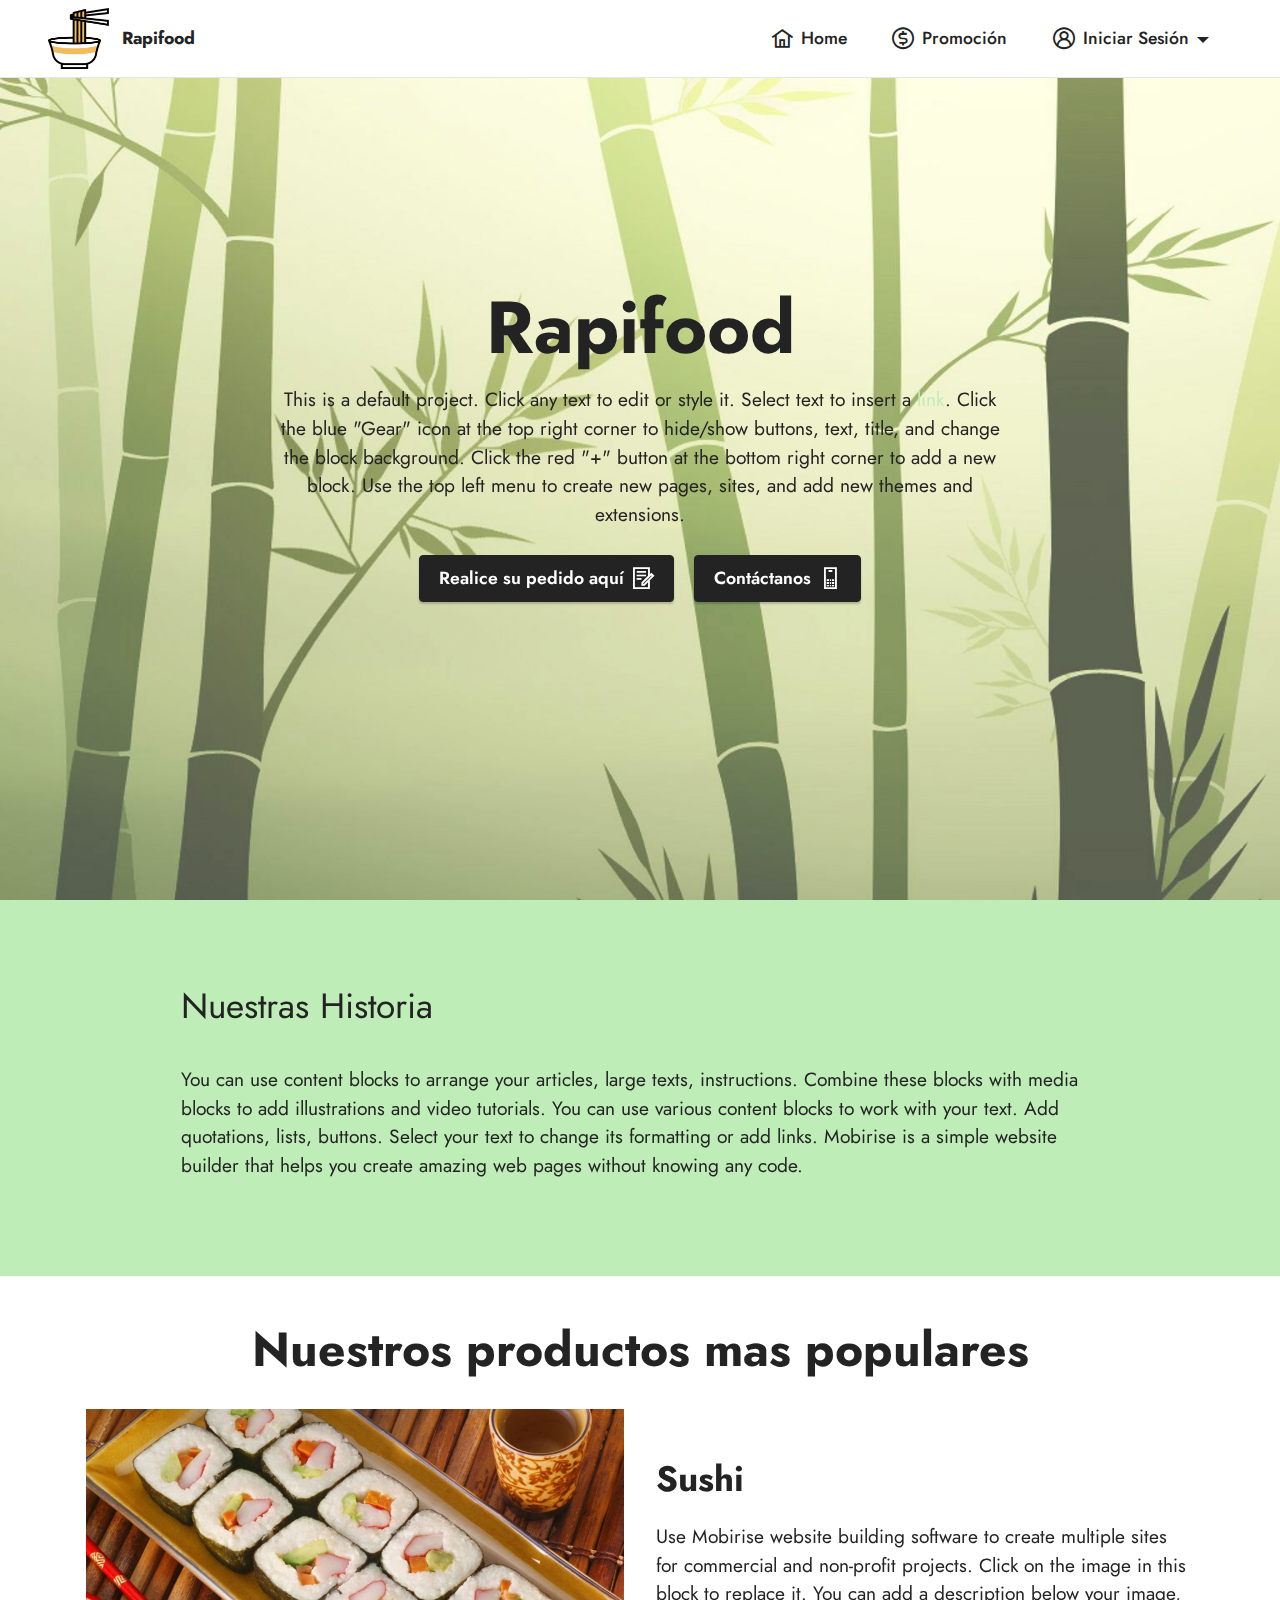
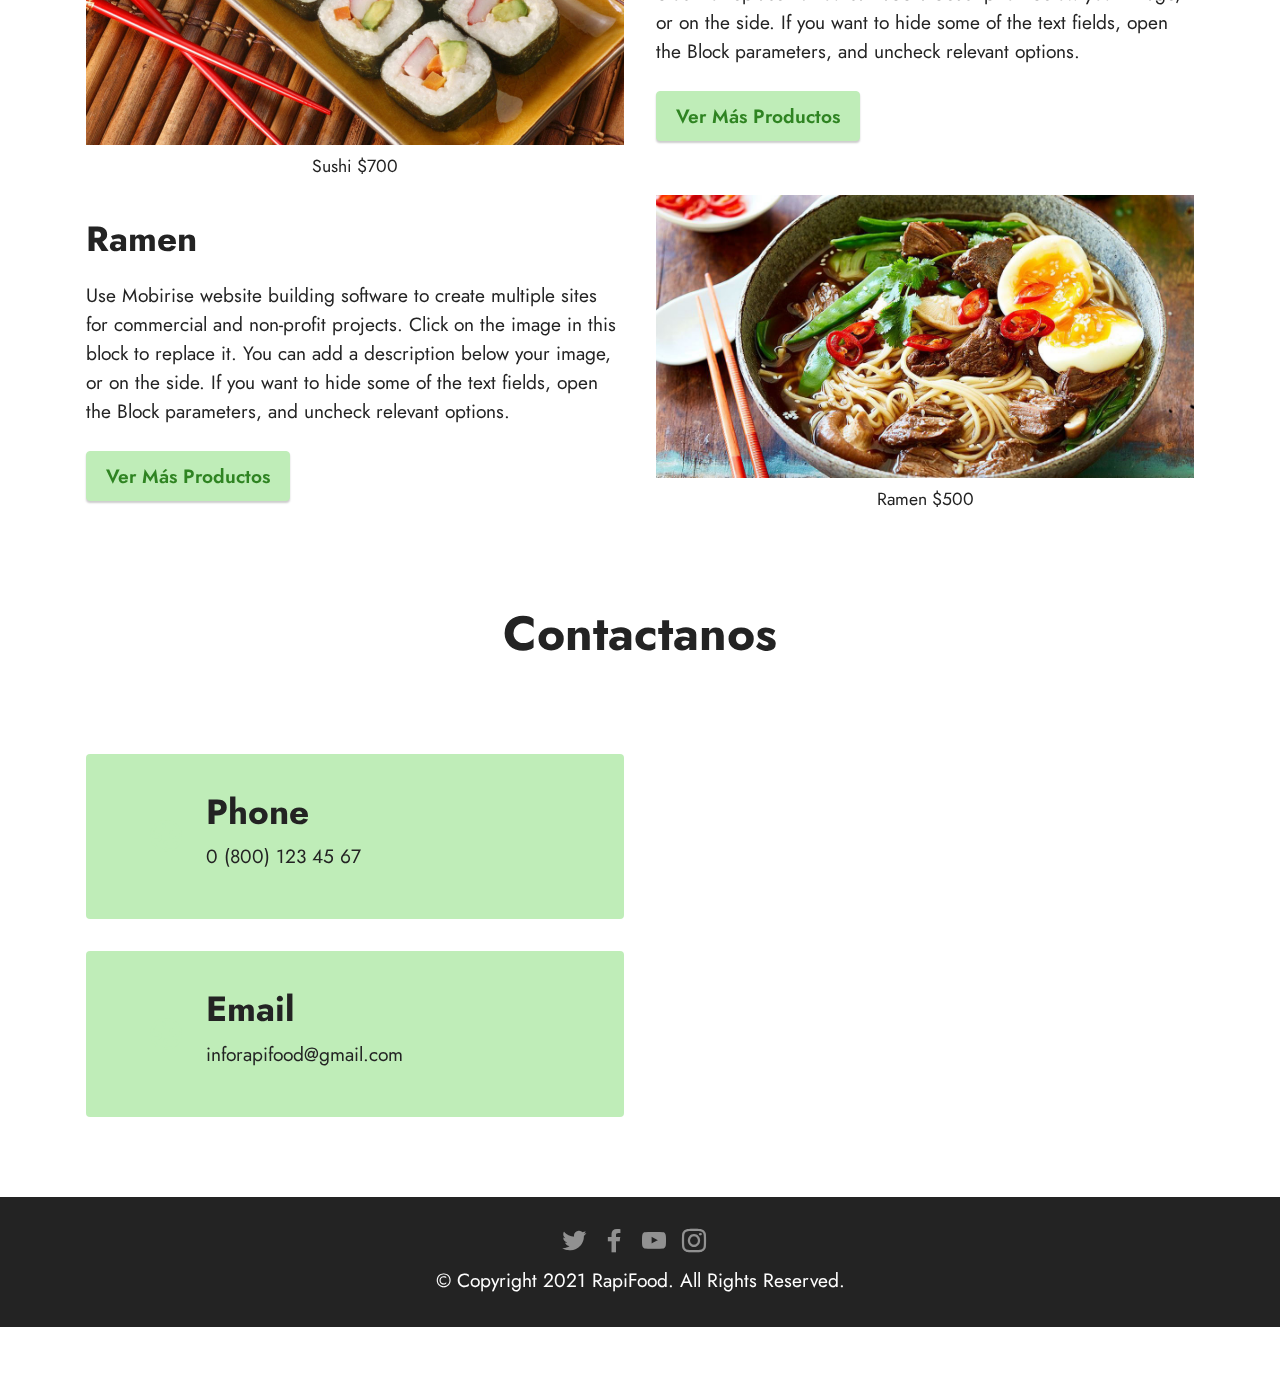
<file: index.html>
<!DOCTYPE html>
<html  >
<head>
  <!-- Site made with Mobirise Website Builder v5.5.0, https://mobirise.com -->
  <meta charset="UTF-8">
  <meta http-equiv="X-UA-Compatible" content="IE=edge">
  <meta name="generator" content="Mobirise v5.5.0, mobirise.com">
  <meta name="viewport" content="width=device-width, initial-scale=1, minimum-scale=1">
  <link rel="shortcut icon" href="assets/images/icono-121x121.png" type="image/x-icon">
  <meta name="description" content="">
  
  <script async src="https://www.googletagmanager.com/gtag/js?id=G-FKEGRS88MQ"></script>
<script>
  window.dataLayer = window.dataLayer || [];
  function gtag(){dataLayer.push(arguments);}
  gtag('js', new Date());

  gtag('config', 'G-FKEGRS88MQ');
</script>

<!-- Hotjar Tracking Code for https://atillgn.github.io/TpHerramientas/index.html -->
<script>
    (function(h,o,t,j,a,r){
        h.hj=h.hj||function(){(h.hj.q=h.hj.q||[]).push(arguments)};
        h._hjSettings={hjid:2707190,hjsv:6};
        a=o.getElementsByTagName('head')[0];
        r=o.createElement('script');r.async=1;
        r.src=t+h._hjSettings.hjid+j+h._hjSettings.hjsv;
        a.appendChild(r);
    })(window,document,'https://static.hotjar.com/c/hotjar-','.js?sv=');
</script>

  <title>Home</title>
  <link rel="stylesheet" href="assets/web/assets/mobirise-icons2/mobirise2.css">
  <link rel="stylesheet" href="assets/bootstrap/css/bootstrap.min.css">
  <link rel="stylesheet" href="assets/bootstrap/css/bootstrap-grid.min.css">
  <link rel="stylesheet" href="assets/bootstrap/css/bootstrap-reboot.min.css">
  <link rel="stylesheet" href="assets/parallax/jarallax.css">
  <link rel="stylesheet" href="assets/dropdown/css/style.css">
  <link rel="stylesheet" href="assets/socicon/css/styles.css">
  <link rel="stylesheet" href="assets/theme/css/style.css">
  <link rel="preload" href="https://fonts.googleapis.com/css?family=Jost:100,200,300,400,500,600,700,800,900,100i,200i,300i,400i,500i,600i,700i,800i,900i&display=swap" as="style" onload="this.onload=null;this.rel='stylesheet'">
  <noscript><link rel="stylesheet" href="https://fonts.googleapis.com/css?family=Jost:100,200,300,400,500,600,700,800,900,100i,200i,300i,400i,500i,600i,700i,800i,900i&display=swap"></noscript>
  <link rel="preload" as="style" href="assets/mobirise/css/mbr-additional.css"><link rel="stylesheet" href="assets/mobirise/css/mbr-additional.css" type="text/css">
  
  
  
  
</head>
<body>
  
  <section data-bs-version="5.1" class="menu cid-s48OLK6784" once="menu" id="menu1-h">
    
    <nav class="navbar navbar-dropdown navbar-fixed-top navbar-expand-lg">
        <div class="container-fluid">
            <div class="navbar-brand">
                <span class="navbar-logo">
                    <a href="index.html#top">
                        <img src="assets/images/icono-121x121.png" alt="Mobirise" style="height: 3.8rem;">
                    </a>
                </span>
                <span class="navbar-caption-wrap"><a class="navbar-caption text-black text-primary display-4" href="index.html">Rapifood</a></span>
            </div>
            <button class="navbar-toggler" type="button" data-toggle="collapse" data-bs-toggle="collapse" data-target="#navbarSupportedContent" data-bs-target="#navbarSupportedContent" aria-controls="navbarNavAltMarkup" aria-expanded="false" aria-label="Toggle navigation">
                <div class="hamburger">
                    <span></span>
                    <span></span>
                    <span></span>
                    <span></span>
                </div>
            </button>
            <div class="collapse navbar-collapse" id="navbarSupportedContent">
                <ul class="navbar-nav nav-dropdown nav-right" data-app-modern-menu="true"><li class="nav-item"><a class="nav-link link text-black text-primary display-4" href="index.html#top"><span class="mobi-mbri mobi-mbri-home mbr-iconfont mbr-iconfont-btn"></span>Home</a></li><li class="nav-item"><a class="nav-link link text-black text-primary display-4" href="promociones.html#top"><span class="mobi-mbri mobi-mbri-cash mbr-iconfont mbr-iconfont-btn"></span>Promoción</a></li><li class="nav-item dropdown"><a class="nav-link link text-black text-primary dropdown-toggle display-4" href="#" data-toggle="dropdown-submenu" data-bs-toggle="dropdown" data-bs-auto-close="outside" aria-expanded="false"><span class="mobi-mbri mobi-mbri-user-2 mbr-iconfont mbr-iconfont-btn"></span>Iniciar Sesión</a><div class="dropdown-menu" aria-labelledby="dropdown-undefined"><a class="text-black text-primary dropdown-item display-4" href="login.html#top">Iniciar Sesión</a><a class="text-black text-primary dropdown-item display-4" href="registro.html#top">Registrarse<br></a></div></li></ul>
                
                
            </div>
        </div>
    </nav>

</section>

<section data-bs-version="5.1" class="header1 cid-s48MCQYojq mbr-fullscreen mbr-parallax-background" id="header1-f">

    

    <div class="mbr-overlay" style="opacity: 0.3; background-color: rgb(255, 255, 255);"></div>

    <div class="align-center container">
        <div class="row justify-content-center">
            <div class="col-12 col-lg-8">
                <h1 class="mbr-section-title mbr-fonts-style mb-3 display-1"><strong>Rapifood</strong></h1>
                
                <p class="mbr-text mbr-fonts-style display-7">This is a default project. Click any text to edit or style it. Select text to insert a <a href="http://mobirise.com">link</a>. Click the blue "Gear" icon at the top right corner to hide/show buttons, text, title, and change the block background. Click the red "+" button at the bottom right corner to add a new block. Use the top left menu to create new pages, sites, and add new themes and extensions.</p>
                <div class="mbr-section-btn mt-3"><a class="btn btn-black display-4" href="pedido.html#top"><span class="mobi-mbri mobi-mbri-contact-form mbr-iconfont mbr-iconfont-btn"></span>Realice su pedido aquí</a> <a class="btn btn-black display-4" href="index.html#contacts3-z"><span class="mobi-mbri mobi-mbri-mobile mbr-iconfont mbr-iconfont-btn"></span>Contáctanos</a></div>
            </div>
        </div>
    </div>
</section>

<section data-bs-version="5.1" class="content5 cid-sO2gOOSIgs" id="content5-10">
    
    <div class="container">
        <div class="row justify-content-center">
            <div class="col-md-12 col-lg-10">
                
                <h4 class="mbr-section-subtitle mbr-fonts-style mb-4 display-5">
                    Nuestras Historia</h4>
                <p class="mbr-text mbr-fonts-style display-7">
                    You can use content blocks to arrange your articles, large texts, instructions. Combine these blocks with media blocks to add illustrations and video tutorials. You can use various content blocks to work with your text. Add quotations, lists, buttons. Select your text to change its formatting or add links. Mobirise is a simple website builder that helps you create amazing web pages without knowing any code.</p>
            </div>
        </div>
    </div>
</section>

<section data-bs-version="5.1" class="content4 cid-sO2mb8h0Hk" id="content4-17">
    
    
    <div class="container">
        <div class="row justify-content-center">
            <div class="title col-md-12 col-lg-9">
                <h3 class="mbr-section-title mbr-fonts-style align-center mb-4 display-2">
                    <strong>Nuestros productos mas populares</strong></h3>
                
            </div>
        </div>
    </div>
</section>

<section data-bs-version="5.1" class="image1 cid-sO6lMfqjT6" id="image1-1f">
    

    

    <div class="container">
        <div class="row align-items-center">
            <div class="col-12 col-lg-6">
                <div class="image-wrapper">
                    <img src="assets/images/sushi-1076x672.jpg" alt="Mobirise">
                    <p class="mbr-description mbr-fonts-style pt-2 align-center display-4">
                    Sushi $700</p>
                </div>
            </div>
            <div class="col-12 col-lg">
                <div class="text-wrapper">
                    <h3 class="mbr-section-title mbr-fonts-style mb-3 display-5">
                        <strong>Sushi</strong></h3>
                    <p class="mbr-text mbr-fonts-style display-7">
                        Use Mobirise website building software to create multiple sites for commercial and non-profit projects. Click on the image in this block to replace it. You can add a description below your image, or on the side. If you want to hide some of the text fields, open the Block parameters, and uncheck relevant options.</p>
                        <div class="mbr-section-btn item-footer mt-2"><a href="pedido.html#top" class="btn btn-primary item-btn display-7">Ver Más Productos</a></div> 
                    </div>
            </div>
        </div>
    </div>
</section>
<section data-bs-version="5.1" class="image2 cid-sO6lMNbk9y" id="image2-1g">
    

    

    <div class="container">
        <div class="row align-items-center">
            
            <div class="col-12 col-lg">
                <div class="text-wrapper">
                    <h3 class="mbr-section-title mbr-fonts-style mb-3 display-5">
                        <strong>Ramen</strong></h3>
                    <p class="mbr-text mbr-fonts-style display-7">
                        Use Mobirise website building software to create multiple sites for commercial and non-profit projects. Click on the image in this block to replace it. You can add a description below your image, or on the side. If you want to hide some of the text fields, open the Block parameters, and uncheck relevant options.</p>
                        <div class="mbr-section-btn item-footer mt-2"><a href="pedido.html#top" class="btn btn-primary item-btn display-7">Ver Más Productos</a></div>  

                    </div>
            </div>
            <div class="col-12 col-lg-6">
                <div class="image-wrapper">
                    <img src="assets/images/ramen-1200x630.jpg" alt="Mobirise">
                    <p class="mbr-description mbr-fonts-style mt-2 align-center display-4">
                        Ramen $500</p>
                </div>
            </div>
        </div>
    </div>
</section>
<section data-bs-version="5.1" class="contacts3 map1 cid-sO2gG6BJ1m" id="contacts3-z">

    
    
    <div class="container">
        <div class="mbr-section-head">
            <h3 class="mbr-section-title mbr-fonts-style align-center mb-0 display-2">
                <strong>Contactanos</strong></h3>
            <h4 class="mbr-section-subtitle mbr-fonts-style align-center mb-0 mt-2 display-5">&nbsp;</h4>
        </div>
        <div class="row justify-content-center mt-4">
            <div class="card col-12 col-md-6">
                <div class="card-wrapper">
                    <div class="image-wrapper">
                        <span class="mbr-iconfont mobi-mbri-globe mobi-mbri"></span>
                    </div>
                    <div class="text-wrapper">
                        <h6 class="card-title mbr-fonts-style mb-1 display-5">
                            <strong>Phone</strong>
                        </h6>
                        <p class="mbr-text mbr-fonts-style display-7">
                            <a href="tel:+12345678910" class="text-black">0 (800) 123 45 67</a>
                        </p>
                    </div>
                </div>
                <div class="card-wrapper">
                    <div class="image-wrapper">
                        <span class="mbr-iconfont mobi-mbri-globe mobi-mbri"></span>
                    </div>
                    <div class="text-wrapper">
                        <h6 class="card-title mbr-fonts-style mb-1 display-5">
                            <strong>Email</strong>
                        </h6>
                        <p class="mbr-text mbr-fonts-style display-7">
                            <a href="mailto:inforapifood@gmail.com" class="text-black">inforapifood@gmail.com</a>
                        </p>
                    </div>
                </div>
            </div>
            <div class="map-wrapper col-12 col-md-6">
                <div class="google-map"><iframe src="https://www.google.com/maps/embed?pb=!1m14!1m12!1m3!1d11847.784076249756!2d-65.30165305314257!3d-24.184380775687483!2m3!1f0!2f0!3f0!3m2!1i1024!2i768!4f13.1!5e1!3m2!1ses!2sar!4v1636250051930!5m2!1ses!2sar" width="600" height="450" style="border:0;" allowfullscreen="" loading="lazy"></iframe></iframe></div>
            </div>
        </div>
    </div>
</section>

<section data-bs-version="5.1" class="footer3 cid-sO2iPKJhSh" once="footers" id="footer3-12">

    

    

    <div class="container">
        <div class="media-container-row align-center mbr-white">
            
            <div class="row social-row">
                <div class="social-list align-right pb-2">
                    
                    
                    
                    
                    
                    
                <div class="soc-item">
                        <a href="https://twitter.com/" target="_blank">
                            <span class="mbr-iconfont mbr-iconfont-social socicon-twitter socicon"></span>
                        </a>
                    </div><div class="soc-item">
                        <a href="https://www.facebook.com/" target="_blank">
                            <span class="mbr-iconfont mbr-iconfont-social socicon-facebook socicon"></span>
                        </a>
                    </div><div class="soc-item">
                        <a href="https://www.youtube.com/" target="_blank">
                            <span class="mbr-iconfont mbr-iconfont-social socicon-youtube socicon"></span>
                        </a>
                    </div><div class="soc-item">
                        <a href="https://instagram.com/" target="_blank">
                            <span class="mbr-iconfont mbr-iconfont-social socicon-instagram socicon"></span>
                        </a>
                    </div></div>
            </div>
            <div class="row row-copirayt">
                <p class="mbr-text mb-0 mbr-fonts-style mbr-white align-center display-7">
                    © Copyright 2021 RapiFood. All Rights Reserved.
                </p>
            </div>
        </div>
    </div>
</section><section style="background-color: #fff; font-family: -apple-system, BlinkMacSystemFont, 'Segoe UI', 'Roboto', 'Helvetica Neue', Arial, sans-serif; color:#aaa; font-size:12px; padding: 0; align-items: center; display: flex;"><a href="https://mobirise.site/n" style="flex: 1 1; height: 3rem; padding-left: 1rem;"></a><p style="flex: 0 0 auto; margin:0; padding-right:1rem;"><a href="https://mobirise.site/o" style="color:#aaa;"></a></p></section><script src="assets/bootstrap/js/bootstrap.bundle.min.js"></script>  <script src="assets/parallax/jarallax.js"></script>  <script src="assets/smoothscroll/smooth-scroll.js"></script>  <script src="assets/ytplayer/index.js"></script>  <script src="assets/dropdown/js/navbar-dropdown.js"></script>  <script src="assets/theme/js/script.js"></script>  
  
  
</body>
</html>
</file>
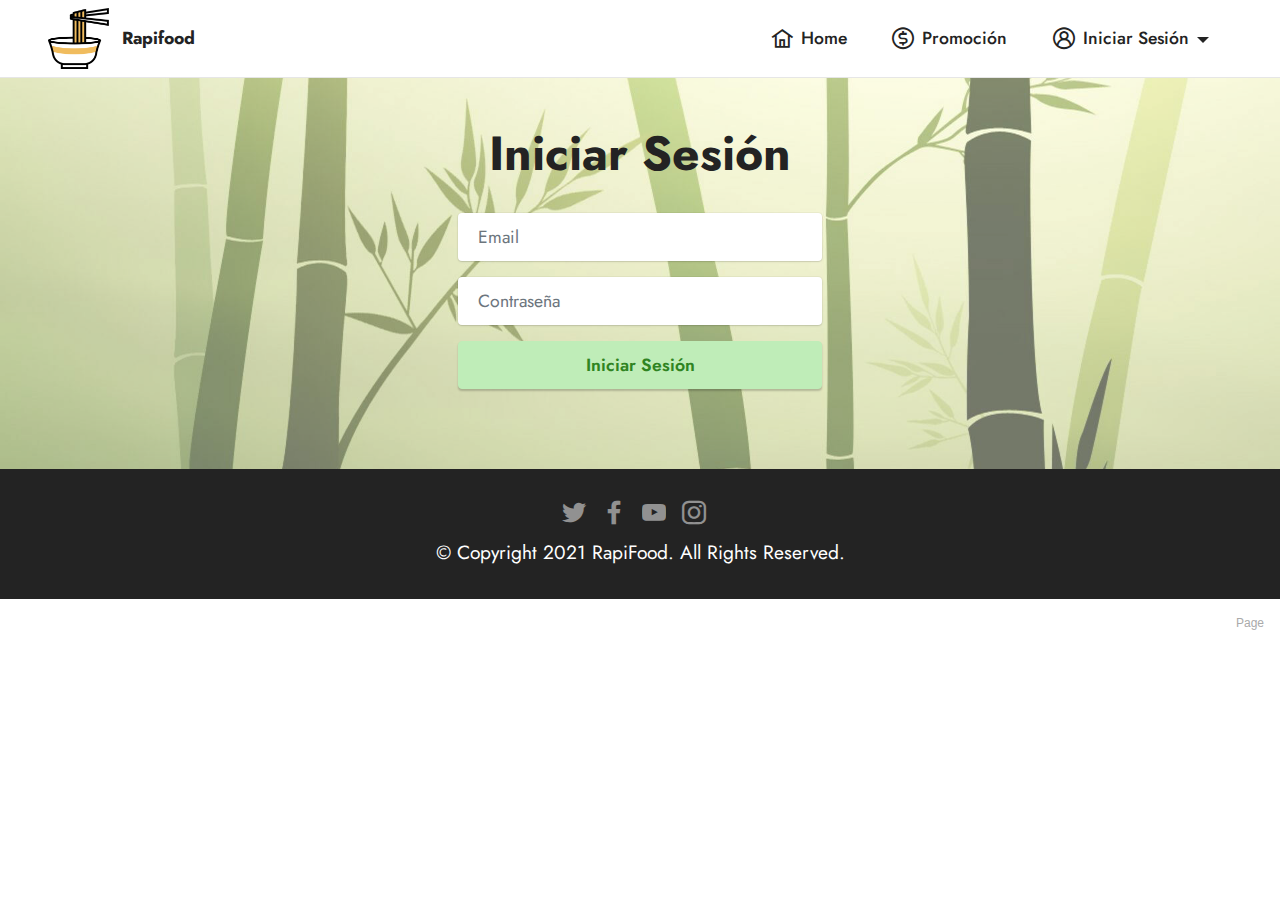
<file: login.html>
<!DOCTYPE html>
<html  >
<head>
  <!-- Site made with Mobirise Website Builder v5.5.0, https://mobirise.com -->
  <meta charset="UTF-8">
  <meta http-equiv="X-UA-Compatible" content="IE=edge">
  <meta name="generator" content="Mobirise v5.5.0, mobirise.com">
  <meta name="viewport" content="width=device-width, initial-scale=1, minimum-scale=1">
  <link rel="shortcut icon" href="assets/images/icono-121x121.png" type="image/x-icon">
  <meta name="description" content="">
  
  <script async src="https://www.googletagmanager.com/gtag/js?id=G-FKEGRS88MQ"></script>
<script>
  window.dataLayer = window.dataLayer || [];
  function gtag(){dataLayer.push(arguments);}
  gtag('js', new Date());

  gtag('config', 'G-FKEGRS88MQ');
</script>

  <title>Login</title>
  <link rel="stylesheet" href="assets/web/assets/mobirise-icons2/mobirise2.css">
  <link rel="stylesheet" href="assets/bootstrap/css/bootstrap.min.css">
  <link rel="stylesheet" href="assets/bootstrap/css/bootstrap-grid.min.css">
  <link rel="stylesheet" href="assets/bootstrap/css/bootstrap-reboot.min.css">
  <link rel="stylesheet" href="assets/dropdown/css/style.css">
  <link rel="stylesheet" href="assets/socicon/css/styles.css">
  <link rel="stylesheet" href="assets/theme/css/style.css">
  <link rel="preload" href="https://fonts.googleapis.com/css?family=Jost:100,200,300,400,500,600,700,800,900,100i,200i,300i,400i,500i,600i,700i,800i,900i&display=swap" as="style" onload="this.onload=null;this.rel='stylesheet'">
  <noscript><link rel="stylesheet" href="https://fonts.googleapis.com/css?family=Jost:100,200,300,400,500,600,700,800,900,100i,200i,300i,400i,500i,600i,700i,800i,900i&display=swap"></noscript>
  <link rel="preload" as="style" href="assets/mobirise/css/mbr-additional.css"><link rel="stylesheet" href="assets/mobirise/css/mbr-additional.css" type="text/css">
  
  
  
  
</head>
<body>
  
  <section data-bs-version="5.1" class="menu cid-s48OLK6784" once="menu" id="menu1-19">
    
    <nav class="navbar navbar-dropdown navbar-fixed-top navbar-expand-lg">
        <div class="container-fluid">
            <div class="navbar-brand">
                <span class="navbar-logo">
                    <a href="index.html#top">
                        <img src="assets/images/icono-121x121.png" alt="Mobirise" style="height: 3.8rem;">
                    </a>
                </span>
                <span class="navbar-caption-wrap"><a class="navbar-caption text-black text-primary display-4" href="index.html">Rapifood</a></span>
            </div>
            <button class="navbar-toggler" type="button" data-toggle="collapse" data-bs-toggle="collapse" data-target="#navbarSupportedContent" data-bs-target="#navbarSupportedContent" aria-controls="navbarNavAltMarkup" aria-expanded="false" aria-label="Toggle navigation">
                <div class="hamburger">
                    <span></span>
                    <span></span>
                    <span></span>
                    <span></span>
                </div>
            </button>
            <div class="collapse navbar-collapse" id="navbarSupportedContent">
                <ul class="navbar-nav nav-dropdown nav-right" data-app-modern-menu="true"><li class="nav-item"><a class="nav-link link text-black text-primary display-4" href="index.html#top"><span class="mobi-mbri mobi-mbri-home mbr-iconfont mbr-iconfont-btn"></span>Home</a></li><li class="nav-item"><a class="nav-link link text-black text-primary display-4" href="promociones.html#top"><span class="mobi-mbri mobi-mbri-cash mbr-iconfont mbr-iconfont-btn"></span>Promoción</a></li><li class="nav-item dropdown"><a class="nav-link link text-black text-primary dropdown-toggle display-4" href="#" data-toggle="dropdown-submenu" data-bs-toggle="dropdown" data-bs-auto-close="outside" aria-expanded="false"><span class="mobi-mbri mobi-mbri-user-2 mbr-iconfont mbr-iconfont-btn"></span>Iniciar Sesión</a><div class="dropdown-menu" aria-labelledby="dropdown-undefined"><a class="text-black text-primary dropdown-item display-4" href="login.html#top">Iniciar Sesión</a><a class="text-black text-primary dropdown-item display-4" href="registro.html#top">Registrarse<br></a></div></li></ul>
                
                
            </div>
        </div>
    </nav>

</section>

<section data-bs-version="5.1" class="form6 cid-sO61UoET3E" id="form6-1b">
    
    <div class="mbr-overlay"></div>
    <div class="container">
        <div class="mbr-section-head">
            <h3 class="mbr-section-title mbr-fonts-style align-center mb-0 display-2">
                <strong>Iniciar Sesión</strong></h3>
            
        </div>
        <div class="row justify-content-center mt-4">
            <div class="col-lg-8 mx-auto mbr-form" data-form-type="formoid">
                <form action="https://mobirise.eu/" method="POST" class="mbr-form form-with-styler mx-auto" data-form-title="Form Name"><input type="hidden" name="email" data-form-email="true" value="OT5w1Wwcf0qp9rPuW4d4M41EA8PziGmlfspdOn/5THGKa4ONJvCiyhRHp98oiTGJywE298eSOBCTe/pGsOm1lH8nSGpOJ3mQ1yqi2K5CkGFRqD98lZwseP+ftHrJIChD">
                    <div class="row">
                        <div hidden="hidden" data-form-alert="" class="alert alert-success col-12">Iniciando sesión</div>
                        <div hidden="hidden" data-form-alert-danger="" class="alert alert-danger col-12">Oops...! some
                            problem!</div>
                    </div>
                    <div class="dragArea row">
                        <div class="col-lg-12 col-md-12 col-sm-12 form-group mb-3" data-for="email">
                            <input type="email" name="email" placeholder="Email" data-form-field="email" class="form-control" value="" id="email-form6-1b">
                        </div>
                        <div data-for="pass" class="col-lg-12 col-md-12 col-sm-12 form-group mb-3">
                            <input type="password" name="pass" placeholder="Contraseña" data-form-field="pass" class="form-control" value="" id="phone-form6-1b">
                        </div>
                        <div class="col-auto mbr-section-btn align-center"><button type="submit" class="btn btn-primary display-4">Iniciar Sesión</button></div>
                    </div>
                </form>
            </div>
        </div>
    </div>
</section>

<section data-bs-version="5.1" class="footer3 cid-sO2iPKJhSh" once="footers" id="footer3-1a">

    

    

    <div class="container">
        <div class="media-container-row align-center mbr-white">
            
            <div class="row social-row">
                <div class="social-list align-right pb-2">
                    
                    
                    
                    
                    
                    
                <div class="soc-item">
                        <a href="https://twitter.com/" target="_blank">
                            <span class="mbr-iconfont mbr-iconfont-social socicon-twitter socicon"></span>
                        </a>
                    </div><div class="soc-item">
                        <a href="https://www.facebook.com/" target="_blank">
                            <span class="mbr-iconfont mbr-iconfont-social socicon-facebook socicon"></span>
                        </a>
                    </div><div class="soc-item">
                        <a href="https://www.youtube.com/" target="_blank">
                            <span class="mbr-iconfont mbr-iconfont-social socicon-youtube socicon"></span>
                        </a>
                    </div><div class="soc-item">
                        <a href="https://instagram.com/" target="_blank">
                            <span class="mbr-iconfont mbr-iconfont-social socicon-instagram socicon"></span>
                        </a>
                    </div></div>
            </div>
            <div class="row row-copirayt">
                <p class="mbr-text mb-0 mbr-fonts-style mbr-white align-center display-7">
                    © Copyright 2021 RapiFood. All Rights Reserved.
                </p>
            </div>
        </div>
    </div>
</section><section style="background-color: #fff; font-family: -apple-system, BlinkMacSystemFont, 'Segoe UI', 'Roboto', 'Helvetica Neue', Arial, sans-serif; color:#aaa; font-size:12px; padding: 0; align-items: center; display: flex;"><a href="https://mobirise.site/o" style="flex: 1 1; height: 3rem; padding-left: 1rem;"></a><p style="flex: 0 0 auto; margin:0; padding-right:1rem;">Page <a href="https://mobirise.site/f" style="color:#aaa;"></a></p></section><script src="assets/bootstrap/js/bootstrap.bundle.min.js"></script>  <script src="assets/smoothscroll/smooth-scroll.js"></script>  <script src="assets/ytplayer/index.js"></script>  <script src="assets/dropdown/js/navbar-dropdown.js"></script>  <script src="assets/theme/js/script.js"></script>  <script src="assets/formoid/formoid.min.js"></script>  
  
  
</body>
</html>
</file>
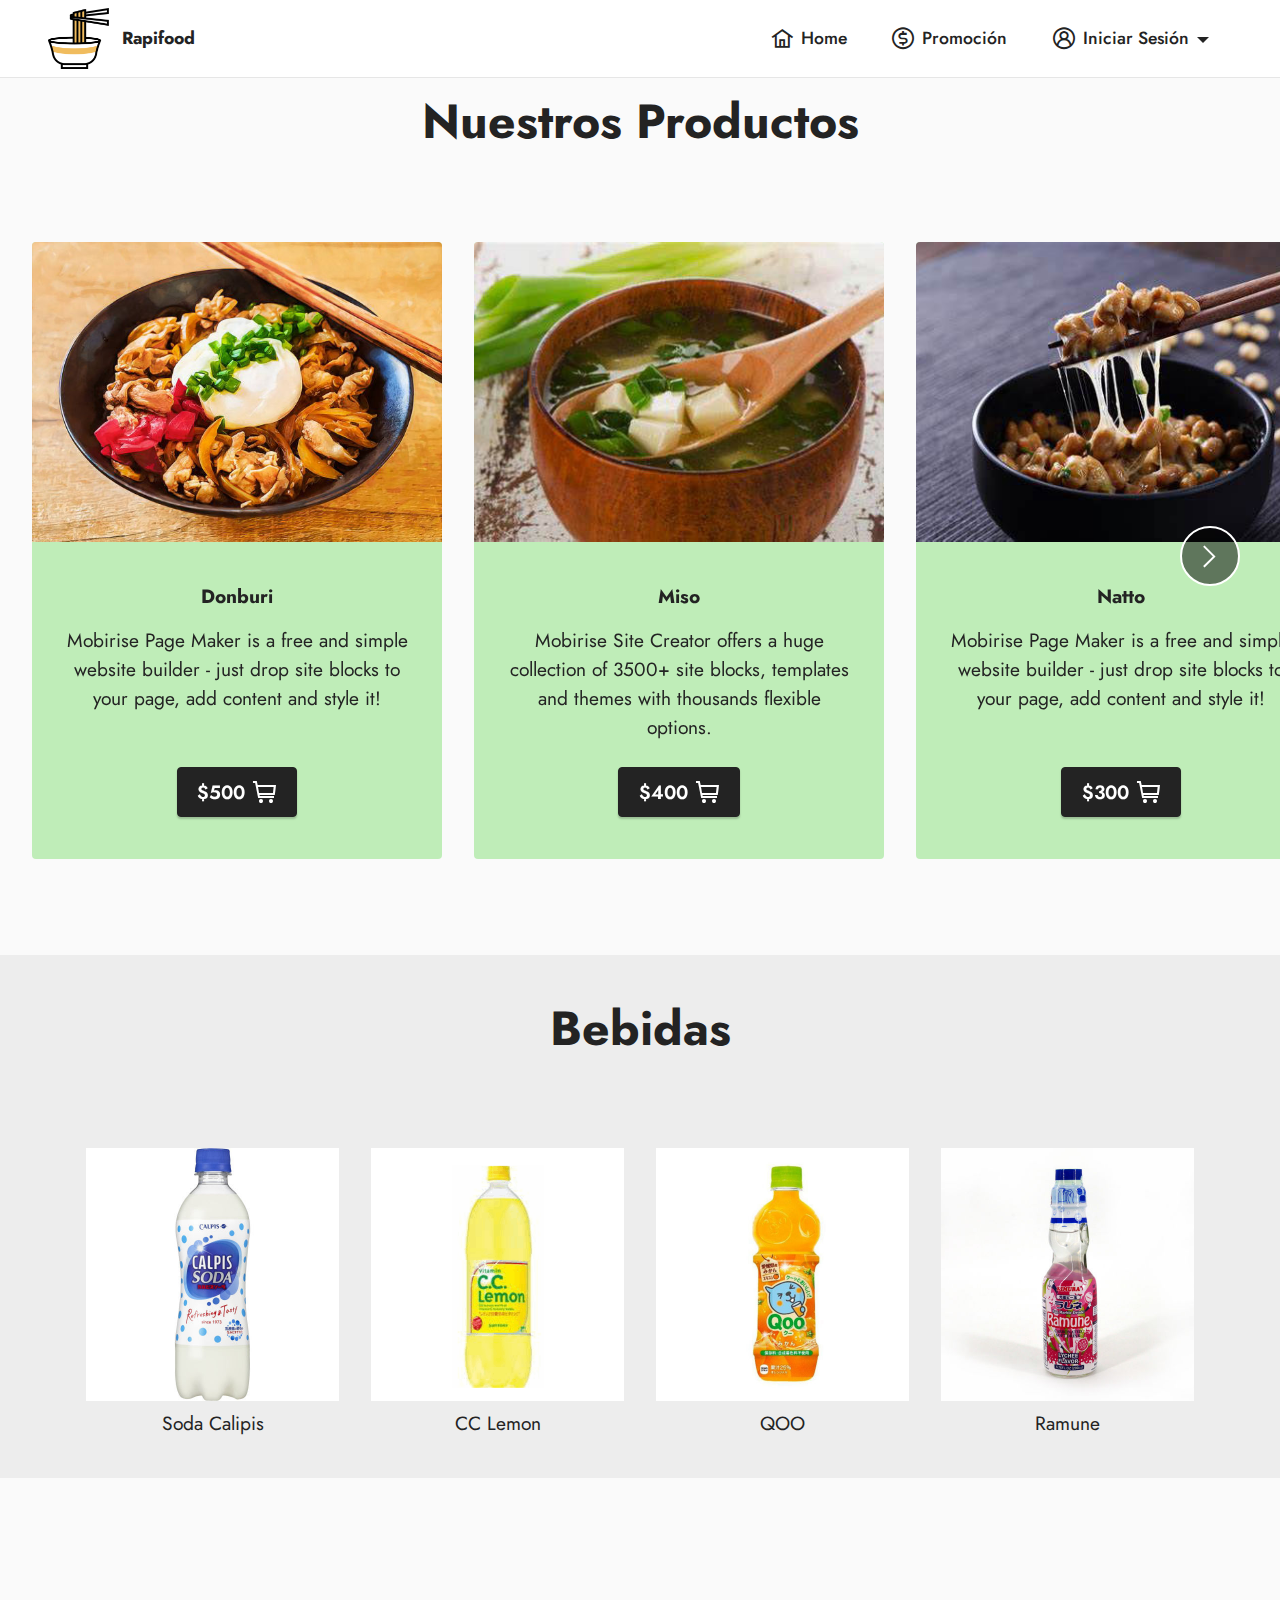
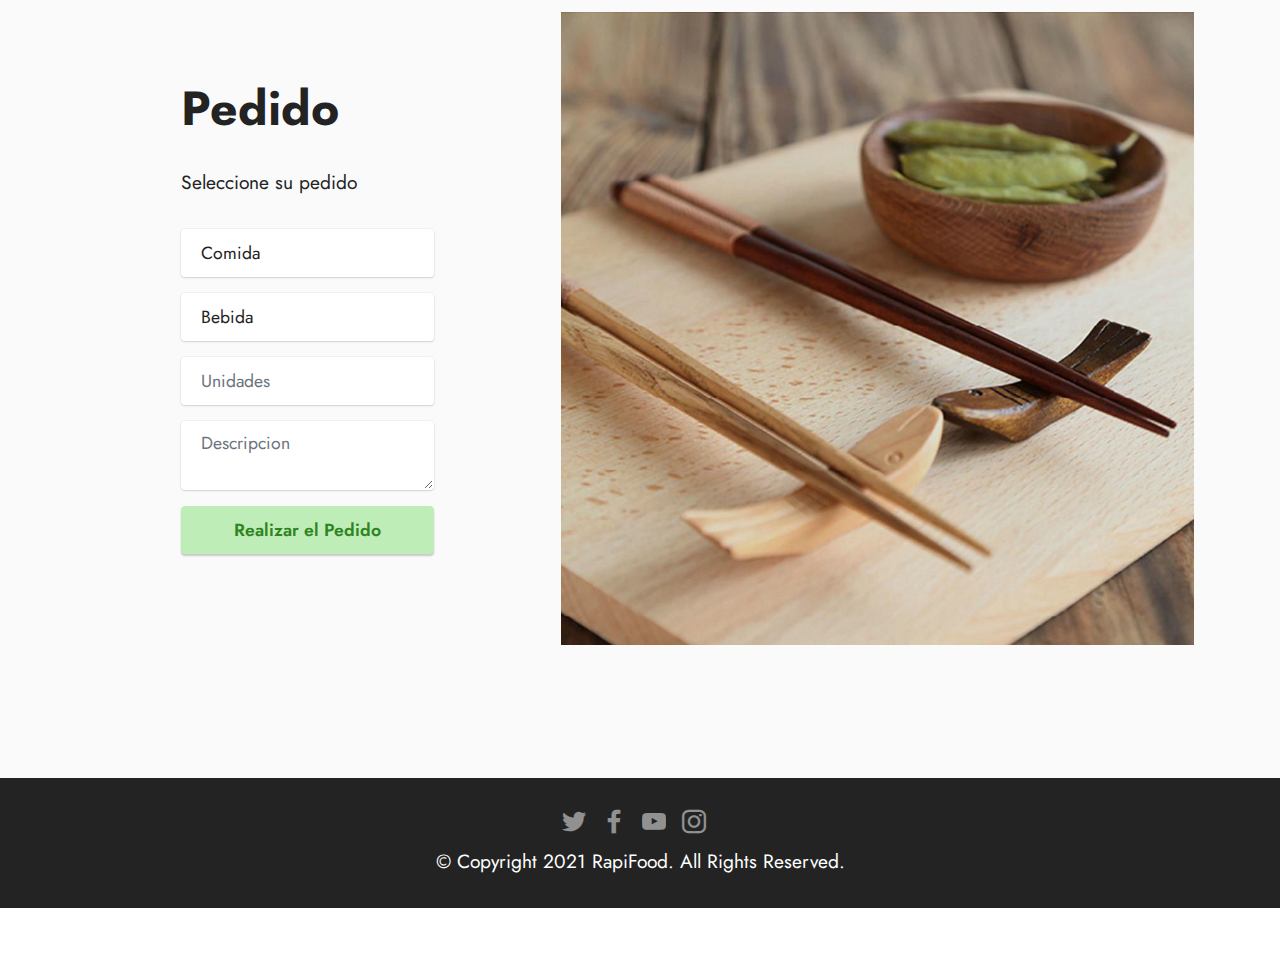
<file: pedido.html>
<!DOCTYPE html>
<html  >
<head>
    <!-- Google Tag Manager -->
<script>(function(w,d,s,l,i){w[l]=w[l]||[];w[l].push({'gtm.start':
new Date().getTime(),event:'gtm.js'});var f=d.getElementsByTagName(s)[0],
j=d.createElement(s),dl=l!='dataLayer'?'&l='+l:'';j.async=true;j.src=
'https://www.googletagmanager.com/gtm.js?id='+i+dl;f.parentNode.insertBefore(j,f);
})(window,document,'script','dataLayer','GTM-PPF3NT3');</script>
<!-- End Google Tag Manager -->
  <!-- Site made with Mobirise Website Builder v5.5.0, https://mobirise.com -->
  <meta charset="UTF-8">
  <meta http-equiv="X-UA-Compatible" content="IE=edge">
  <meta name="generator" content="Mobirise v5.5.0, mobirise.com">
  <meta name="viewport" content="width=device-width, initial-scale=1, minimum-scale=1">
  <link rel="shortcut icon" href="assets/images/icono-121x121.png" type="image/x-icon">
  <meta name="description" content="">
  
  <script async src="https://www.googletagmanager.com/gtag/js?id=G-FKEGRS88MQ"></script>
<script>
  window.dataLayer = window.dataLayer || [];
  function gtag(){dataLayer.push(arguments);}
  gtag('js', new Date());

  gtag('config', 'G-FKEGRS88MQ');
</script>

  <title>Pedido</title>
  <link rel="stylesheet" href="assets/web/assets/mobirise-icons2/mobirise2.css">
  <link rel="stylesheet" href="assets/bootstrap/css/bootstrap.min.css">
  <link rel="stylesheet" href="assets/bootstrap/css/bootstrap-grid.min.css">
  <link rel="stylesheet" href="assets/bootstrap/css/bootstrap-reboot.min.css">
  <link rel="stylesheet" href="assets/dropdown/css/style.css">
  <link rel="stylesheet" href="assets/socicon/css/styles.css">
  <link rel="stylesheet" href="assets/theme/css/style.css">
  <link rel="preload" href="https://fonts.googleapis.com/css?family=Jost:100,200,300,400,500,600,700,800,900,100i,200i,300i,400i,500i,600i,700i,800i,900i&display=swap" as="style" onload="this.onload=null;this.rel='stylesheet'">
  <noscript><link rel="stylesheet" href="https://fonts.googleapis.com/css?family=Jost:100,200,300,400,500,600,700,800,900,100i,200i,300i,400i,500i,600i,700i,800i,900i&display=swap"></noscript>
  <link rel="preload" as="style" href="assets/mobirise/css/mbr-additional.css"><link rel="stylesheet" href="assets/mobirise/css/mbr-additional.css" type="text/css">
  
  <!-- Hotjar Tracking Code for https://atillgn.github.io/TpHerramientas/index.html -->
<script>
    (function(h,o,t,j,a,r){
        h.hj=h.hj||function(){(h.hj.q=h.hj.q||[]).push(arguments)};
        h._hjSettings={hjid:2707190,hjsv:6};
        a=o.getElementsByTagName('head')[0];
        r=o.createElement('script');r.async=1;
        r.src=t+h._hjSettings.hjid+j+h._hjSettings.hjsv;
        a.appendChild(r);
    })(window,document,'https://static.hotjar.com/c/hotjar-','.js?sv=');
</script>
  
  
</head>
<body>
  <!-- Google Tag Manager (noscript) -->
<noscript><iframe src="https://www.googletagmanager.com/ns.html?id=GTM-PPF3NT3"
    height="0" width="0" style="display:none;visibility:hidden"></iframe></noscript>
    <!-- End Google Tag Manager (noscript) -->
  <section data-bs-version="5.1" class="menu cid-s48OLK6784" once="menu" id="menu1-o">
    
    <nav class="navbar navbar-dropdown navbar-fixed-top navbar-expand-lg">
        <div class="container-fluid">
            <div class="navbar-brand">
                <span class="navbar-logo">
                    <a href="index.html#top">
                        <img src="assets/images/icono-121x121.png" alt="Mobirise" style="height: 3.8rem;">
                    </a>
                </span>
                <span class="navbar-caption-wrap"><a class="navbar-caption text-black text-primary display-4" href="index.html">Rapifood</a></span>
            </div>
            <button class="navbar-toggler" type="button" data-toggle="collapse" data-bs-toggle="collapse" data-target="#navbarSupportedContent" data-bs-target="#navbarSupportedContent" aria-controls="navbarNavAltMarkup" aria-expanded="false" aria-label="Toggle navigation">
                <div class="hamburger">
                    <span></span>
                    <span></span>
                    <span></span>
                    <span></span>
                </div>
            </button>
            <div class="collapse navbar-collapse" id="navbarSupportedContent">
                <ul class="navbar-nav nav-dropdown nav-right" data-app-modern-menu="true"><li class="nav-item"><a class="nav-link link text-black text-primary display-4" href="index.html#top"><span class="mobi-mbri mobi-mbri-home mbr-iconfont mbr-iconfont-btn"></span>Home</a></li><li class="nav-item"><a class="nav-link link text-black text-primary display-4" href="promociones.html#top"><span class="mobi-mbri mobi-mbri-cash mbr-iconfont mbr-iconfont-btn"></span>Promoción</a></li><li class="nav-item dropdown"><a class="nav-link link text-black text-primary dropdown-toggle display-4" href="#" data-toggle="dropdown-submenu" data-bs-toggle="dropdown" data-bs-auto-close="outside" aria-expanded="false"><span class="mobi-mbri mobi-mbri-user-2 mbr-iconfont mbr-iconfont-btn"></span>Iniciar Sesión</a><div class="dropdown-menu" aria-labelledby="dropdown-undefined"><a class="text-black text-primary dropdown-item display-4" href="login.html#top">Iniciar Sesión</a><a class="text-black text-primary dropdown-item display-4" href="registro.html#top">Registrarse<br></a></div></li></ul>
                
                
            </div>
        </div>
    </nav>

</section>

<section data-bs-version="5.1" class="slider6 mbr-embla cid-sO66JJ2EM2" id="slider6-1d">
    
    
    <div class="position-relative">
        <div class="mbr-section-head">
            <h4 class="mbr-section-title mbr-fonts-style align-center mb-0 display-2"><strong>Nuestros Productos</strong></h4>
            <h5 class="mbr-section-subtitle mbr-fonts-style align-center mb-0 mt-2 display-5">&nbsp;</h5>
        </div>
        <div class="embla mt-4" data-skip-snaps="true" data-align="center" data-contain-scroll="trimSnaps" data-auto-play-interval="5" data-draggable="true">
            <div class="embla__viewport container-fluid">
                <div class="embla__container">
                    <div class="embla__slide slider-image item" style="margin-left: 1rem; margin-right: 1rem;">
                        <div class="slide-content">
                            <div class="item-wrapper">
                                <div class="item-img">
                                    <img src="assets/images/donburi-600x450.jpg" alt="" title="" data-slide-to="0" data-bs-slide-to="0">
                                </div>
                            </div>
                            <div class="item-content">
                                <h5 class="item-title mbr-fonts-style display-4"></h5>
                                <h6 class="item-subtitle mbr-fonts-style mt-1 display-7"><strong>Donburi</strong></h6>
                                <p class="mbr-text mbr-fonts-style mt-3 display-7">Mobirise Page Maker is a free and simple
                                    website builder - just drop site blocks to your page, add content and style it!</p>
                            </div>
                            <div class="mbr-section-btn item-footer mt-2"><a href="pedido.html#form4-r" class="btn item-btn btn-black display-7" target="_blank"><span class="mobi-mbri mobi-mbri-shopping-cart mbr-iconfont mbr-iconfont-btn"></span>$500</a></div>
                        </div>
                    </div>
                    <div class="embla__slide slider-image item" style="margin-left: 1rem; margin-right: 1rem;">
                        <div class="slide-content">
                            <div class="item-wrapper">
                                <div class="item-img">
                                    <img src="assets/images/miso-474x299.jpg" alt="" title="" data-slide-to="1" data-bs-slide-to="1">
                                </div>
                            </div>
                            <div class="item-content">
                                <h5 class="item-title mbr-fonts-style display-4"></h5>
                                <h6 class="item-subtitle mbr-fonts-style mt-1 display-7"><strong>Miso</strong></h6>
                                <p class="mbr-text mbr-fonts-style mt-3 display-7">Mobirise Site Creator offers a huge
                                    collection of 3500+ site blocks, templates and themes with thousands flexible options. <br>
                                </p>
                            </div>
                            <div class="mbr-section-btn item-footer mt-2"><a href="pedido.html#form4-r" class="btn item-btn btn-black display-7" target="_blank"><span class="mobi-mbri mobi-mbri-shopping-cart mbr-iconfont mbr-iconfont-btn"></span>$400</a></div>
                        </div>
                    </div>
                    <div class="embla__slide slider-image item" style="margin-left: 1rem; margin-right: 1rem;">
                        <div class="slide-content">
                            <div class="item-wrapper">
                                <div class="item-img">
                                    <img src="assets/images/natto-474x316.jpg" alt="" title="" data-slide-to="2" data-bs-slide-to="2">
                                </div>
                            </div>
                            <div class="item-content">
                                <h5 class="item-title mbr-fonts-style display-4"></h5>
                                <h6 class="item-subtitle mbr-fonts-style mt-1 display-7"><strong>Natto</strong></h6>
                                <p class="mbr-text mbr-fonts-style mt-3 display-7">Mobirise Page Maker is a free and simple
                                    website builder - just drop site blocks to your page, add content and style it!</p>
                            </div>
                            <div class="mbr-section-btn item-footer mt-2"><a href="pedido.html#form4-r" class="btn item-btn btn-black display-7" target="_blank"><span class="mobi-mbri mobi-mbri-shopping-cart mbr-iconfont mbr-iconfont-btn"></span>$300</a></div>
                        </div>
                    </div>
                    <div class="embla__slide slider-image item" style="margin-left: 1rem; margin-right: 1rem;">
                        <div class="slide-content">
                            <div class="item-wrapper">
                                <div class="item-img">
                                    <img src="assets/images/gyoza-600x400.jpg" alt="" title="" data-slide-to="3" data-bs-slide-to="3">
                                </div>
                            </div>
                            <div class="item-content">
                                <h5 class="item-title mbr-fonts-style display-4"></h5>
                                <h6 class="item-subtitle mbr-fonts-style mt-1 display-7"><strong>Gyosa</strong></h6>
                                <p class="mbr-text mbr-fonts-style mt-3 display-7">Mobirise Page Maker is a free and simple
                                    website builder - just drop site blocks to your page, add content and style it!</p>
                            </div>
                            <div class="mbr-section-btn item-footer mt-2"><a href="pedido.html#form4-r" class="btn item-btn btn-black display-7" target="_blank"><span class="mobi-mbri mobi-mbri-shopping-cart mbr-iconfont mbr-iconfont-btn"></span>$500</a></div>
                        </div>
                    </div><div class="embla__slide slider-image item" style="margin-left: 1rem; margin-right: 1rem;">
                        <div class="slide-content">
                            <div class="item-wrapper">
                                <div class="item-img">
                                    <img src="assets/images/yakisoba-600x356.jpg" alt="" title="" data-slide-to="4" data-bs-slide-to="4">
                                </div>
                            </div>
                            <div class="item-content">
                                <h5 class="item-title mbr-fonts-style display-4"></h5>
                                <h6 class="item-subtitle mbr-fonts-style mt-1 display-7"><strong>Yakisoba</strong></h6>
                                <p class="mbr-text mbr-fonts-style mt-3 display-7">Mobirise Page Maker is a free and simple
                                    website builder - just drop site blocks to your page, add content and style it!</p>
                            </div>
                            <div class="mbr-section-btn item-footer mt-2"><a href="pedido.html#form4-r" class="btn item-btn btn-black display-7" target="_blank"><span class="mobi-mbri mobi-mbri-shopping-cart mbr-iconfont mbr-iconfont-btn"></span>$400</a></div>
                        </div>
                    </div><div class="embla__slide slider-image item" style="margin-left: 1rem; margin-right: 1rem;">
                        <div class="slide-content">
                            <div class="item-wrapper">
                                <div class="item-img">
                                    <img src="assets/images/chawamushi-600x600.jpg" alt="" title="" data-slide-to="5" data-bs-slide-to="5">
                                </div>
                            </div>
                            <div class="item-content">
                                <h5 class="item-title mbr-fonts-style display-4"></h5>
                                <h6 class="item-subtitle mbr-fonts-style mt-1 display-7"><strong>Chawamushi</strong></h6>
                                <p class="mbr-text mbr-fonts-style mt-3 display-7">Mobirise Page Maker is a free and simple
                                    website builder - just drop site blocks to your page, add content and style it!</p>
                            </div>
                            <div class="mbr-section-btn item-footer mt-2"><a href="pedido.html#form4-r" class="btn item-btn btn-black display-7" target="_blank"><span class="mobi-mbri mobi-mbri-shopping-cart mbr-iconfont mbr-iconfont-btn"></span>$400</a></div>
                        </div>
                    </div><div class="embla__slide slider-image item" style="margin-left: 1rem; margin-right: 1rem;">
                        <div class="slide-content">
                            <div class="item-wrapper">
                                <div class="item-img">
                                    <img src="assets/images/gyudon-600x400.jpg" alt="" title="" data-slide-to="6" data-bs-slide-to="6">
                                </div>
                            </div>
                            <div class="item-content">
                                <h5 class="item-title mbr-fonts-style display-4"></h5>
                                <h6 class="item-subtitle mbr-fonts-style mt-1 display-7"><strong>Gyudon</strong></h6>
                                <p class="mbr-text mbr-fonts-style mt-3 display-7">Mobirise Page Maker is a free and simple
                                    website builder - just drop site blocks to your page, add content and style it!</p>
                            </div>
                            <div class="mbr-section-btn item-footer mt-2"><a href="pedido.html#form4-r" class="btn item-btn btn-black display-7" target="_blank"><span class="mobi-mbri mobi-mbri-shopping-cart mbr-iconfont mbr-iconfont-btn"></span>$600</a></div>
                        </div>
                    </div><div class="embla__slide slider-image item" style="margin-left: 1rem; margin-right: 1rem;">
                        <div class="slide-content">
                            <div class="item-wrapper">
                                <div class="item-img">
                                    <img src="assets/images/okonomiyaki-600x338.jpg" alt="" title="" data-slide-to="7" data-bs-slide-to="7">
                                </div>
                            </div>
                            <div class="item-content">
                                <h5 class="item-title mbr-fonts-style display-4"></h5>
                                <h6 class="item-subtitle mbr-fonts-style mt-1 display-7"><strong>Okonomiyaki</strong></h6>
                                <p class="mbr-text mbr-fonts-style mt-3 display-7">Mobirise Page Maker is a free and simple
                                    website builder - just drop site blocks to your page, add content and style it!</p>
                            </div>
                            <div class="mbr-section-btn item-footer mt-2"><a href="pedido.html#form4-r" class="btn item-btn btn-black display-7" target="_blank"><span class="mobi-mbri mobi-mbri-shopping-cart mbr-iconfont mbr-iconfont-btn"></span>$500</a></div>
                        </div>
                    </div>
                </div>
            </div>
            <button class="embla__button embla__button--prev">
                <span class="mobi-mbri mobi-mbri-arrow-prev mbr-iconfont" aria-hidden="true"></span>
                <span class="sr-only visually-hidden visually-hidden">Previous</span>
            </button>
            <button class="embla__button embla__button--next">
                <span class="mobi-mbri mobi-mbri-arrow-next mbr-iconfont" aria-hidden="true"></span>
                <span class="sr-only visually-hidden visually-hidden">Next</span>
            </button>
        </div>
    </div>
</section>

<section data-bs-version="5.1" class="gallery5 mbr-gallery cid-sO63YnnHmu" id="gallery5-1c">
    

    <div class="container">
        <div class="mbr-section-head">
            <h3 class="mbr-section-title mbr-fonts-style align-center m-0 display-2"><strong>Bebidas</strong></h3>
            <h4 class="mbr-section-subtitle mbr-fonts-style align-center mb-0 mt-2 display-5">&nbsp;</h4>
        </div>
        <div class="row mbr-gallery mt-4">
            <div class="col-12 col-md-6 col-lg-3 item gallery-image">
                <div class="item-wrapper" data-toggle="modal" data-bs-toggle="modal" data-target="#sO6qsEdkfo-modal" data-bs-target="#sO6qsEdkfo-modal">
                    <img class="w-100" src="assets/images/calipis-506x506.jpg" alt="" data-slide-to="0" data-bs-slide-to="0" data-target="#lb-sO6qsEdkfo" data-bs-target="#lb-sO6qsEdkfo">
                    <div class="icon-wrapper">
                        <span class="mobi-mbri mobi-mbri-search mbr-iconfont mbr-iconfont-btn"></span>
                    </div>
                </div>
                <h6 class="mbr-item-subtitle mbr-fonts-style align-center mb-2 mt-2 display-7">Soda Calipis</h6>
            </div>
            <div class="col-12 col-md-6 col-lg-3 item gallery-image">
                <div class="item-wrapper" data-toggle="modal" data-bs-toggle="modal" data-target="#sO6qsEdkfo-modal" data-bs-target="#sO6qsEdkfo-modal">
                    <img class="w-100" src="assets/images/cclemon-400x400.png" alt="" data-slide-to="1" data-bs-slide-to="1" data-target="#lb-sO6qsEdkfo" data-bs-target="#lb-sO6qsEdkfo">
                    <div class="icon-wrapper">
                        <span class="mobi-mbri mobi-mbri-search mbr-iconfont mbr-iconfont-btn"></span>
                    </div>
                </div>
                <h6 class="mbr-item-subtitle mbr-fonts-style align-center mb-2 mt-2 display-7">CC Lemon</h6>
            </div>
            <div class="col-12 col-md-6 col-lg-3 item gallery-image">
                <div class="item-wrapper" data-toggle="modal" data-bs-toggle="modal" data-target="#sO6qsEdkfo-modal" data-bs-target="#sO6qsEdkfo-modal">
                    <img class="w-100" src="assets/images/qoo-506x506.jpg" alt="" data-slide-to="2" data-bs-slide-to="2" data-target="#lb-sO6qsEdkfo" data-bs-target="#lb-sO6qsEdkfo">
                    <div class="icon-wrapper">
                        <span class="mobi-mbri mobi-mbri-search mbr-iconfont mbr-iconfont-btn"></span>
                    </div>
                </div>
                <h6 class="mbr-item-subtitle mbr-fonts-style align-center mb-2 mt-2 display-7">QOO</h6>
            </div>
            <div class="col-12 col-md-6 col-lg-3 item gallery-image">
                <div class="item-wrapper" data-toggle="modal" data-bs-toggle="modal" data-target="#sO6qsEdkfo-modal" data-bs-target="#sO6qsEdkfo-modal">
                    <img class="w-100" src="assets/images/ramune-506x506.jpg" alt="" data-slide-to="3" data-bs-slide-to="3" data-target="#lb-sO6qsEdkfo" data-bs-target="#lb-sO6qsEdkfo">
                    <div class="icon-wrapper">
                        <span class="mobi-mbri mobi-mbri-search mbr-iconfont mbr-iconfont-btn"></span>
                    </div>
                </div>
                <h6 class="mbr-item-subtitle mbr-fonts-style align-center mb-2 mt-2 display-7">Ramune<br></h6>
            </div>
        </div>

        <div class="modal mbr-slider" tabindex="-1" role="dialog" aria-hidden="true" id="sO6qsEdkfo-modal">
            <div class="modal-dialog" role="document">
                <div class="modal-content">
                    <div class="modal-body">
                        <div class="carousel slide" id="lb-sO6qsEdkfo" data-interval="5000" data-bs-interval="5000">
                            <div class="carousel-inner">
                                <div class="carousel-item active">
                                    <img class="d-block w-100" src="assets/images/calipis-506x506.jpg" alt="">
                                </div>
                                <div class="carousel-item">
                                    <img class="d-block w-100" src="assets/images/cclemon-400x400.png" alt="">
                                </div>
                                <div class="carousel-item">
                                    <img class="d-block w-100" src="assets/images/qoo-506x506.jpg" alt="">
                                </div>
                                <div class="carousel-item">
                                    <img class="d-block w-100" src="assets/images/ramune-506x506.jpg" alt="">
                                </div>
                            </div>
                            <ol class="carousel-indicators">
                                <li data-slide-to="0" data-bs-slide-to="0" class="active" data-target="#lb-sO6qsEdkfo" data-bs-target="#lb-sO6qsEdkfo"></li>
                                <li data-slide-to="1" data-bs-slide-to="1" data-target="#lb-sO6qsEdkfo" data-bs-target="#lb-sO6qsEdkfo"></li>
                                <li data-slide-to="2" data-bs-slide-to="2" data-target="#lb-sO6qsEdkfo" data-bs-target="#lb-sO6qsEdkfo"></li>
                                <li data-slide-to="3" data-bs-slide-to="3" data-target="#lb-sO6qsEdkfo" data-bs-target="#lb-sO6qsEdkfo"></li>
                            </ol>
                            <a role="button" href="" class="close" data-dismiss="modal" data-bs-dismiss="modal" aria-label="Close">
                            </a>
                            <a class="carousel-control-prev carousel-control" role="button" data-slide="prev" data-bs-slide="prev" href="#lb-sO6qsEdkfo">
                                <span class="mobi-mbri mobi-mbri-arrow-prev" aria-hidden="true"></span>
                                <span class="sr-only visually-hidden">Previous</span>
                            </a>
                            <a class="carousel-control-next carousel-control" role="button" data-slide="next" data-bs-slide="next" href="#lb-sO6qsEdkfo">
                                <span class="mobi-mbri mobi-mbri-arrow-next" aria-hidden="true"></span>
                                <span class="sr-only visually-hidden">Next</span>
                            </a>
                        </div>
                    </div>
                </div>
            </div>
        </div>
    </div>
</section>

<section data-bs-version="5.1" class="form4 cid-sO1Lbz62EP mbr-fullscreen" id="form4-r">

    

    

    <div class="container">
        <div class="row content-wrapper justify-content-center">
            <div class="col-lg-3 offset-lg-1 mbr-form" data-form-type="formoid">
                <form action="https://mobirise.eu/" method="POST" class="mbr-form form-with-styler" data-form-title="Form Name"><input type="hidden" name="email" data-form-email="true" value="6jHBZ8Zz9kbNUuCHMfaHo8e5isKyYZMyCROOiLR/EyKGiGVuKRQCtUJcbFQ9mCkpruVxxPwsZFdv78B+YycqYk6FejkLfHL8OJilwfP8pn/MeMjpdaBpCdIOYv1MzZ4t">
                    <div class="row">
                        <div hidden="hidden" data-form-alert="" class="alert alert-success col-12">Su pedido esta siendo procesado</div>
                        <div hidden="hidden" data-form-alert-danger="" class="alert alert-danger col-12">Oops...! some
                            problem!</div>
                    </div>
                    <div class="dragArea row">
                        <div class="col-lg-12 col-md-12 col-sm-12">
                            <h1 class="mbr-section-title mb-4 display-2">
                                <strong>Pedido</strong></h1>
                        </div>
                        <div class="col-lg-12 col-md-12 col-sm-12">
                            <p class="mbr-text mbr-fonts-style mb-4 display-7">Seleccione su pedido</p>
                        </div>
                        <div class="col-lg-12 col-md col-12 form-group mb-3" data-for="name">
                            <select name="product" class="form-control">
                                <option value="Comidas" disabled selected hidden>Comida</option>
                                <option value="S">Sushi</option>
                                <option value="R">Ramen</option>
                                <option value="Y">Yakitori</option>
                                <option value="T">Tempura</option>
                                <option value="O">Onigiri</option>
                                <option value="W">Wagyu</option>
                                <option value="Ni">Nigiris</option>
                                <option value="D">Donburi</option>
                                <option value="M">Miso</option>
                                <option value="Na">Natto</option>
                                <option value="G">Gyoza</option>
                            </select>
                        </div>
                        <div class="col-lg-12 col-md col-12 form-group mb-3" data-for="name">
                            <select name="product" class="form-control">
                                <option value="Bebidas" disabled selected hidden>Bebida</option>
                                <option value="S">Soda Calipis</option>
                                <option value="C">CC Lemon</option>
                                <option value="Q">QOO</option>
                                <option value="R">Ramune</option>
                            </select>
                        </div>
                        <div class="col-lg-12 col-md col-12 form-group mb-3" data-for="name">
                            <input type="number" name="unidades" placeholder="Unidades" data-form-field="name" class="form-control" value="" id="name-form4-r">
                        </div>
                        <div class="col-lg-12 col-md col-12 form-group mb-3" data-for="name">
                            <textarea name="descripcion" placeholder="Descripcion" class="form-control" id="name-form4-r"></textarea>
                        </div>
                        <div class="col-12 col-md-auto mbr-section-btn"><button type="submit" class="btn btn-primary display-4">Realizar el Pedido</button></div>
                    </div>
                </form>
            </div>
            <div class="col-lg-7 offset-lg-1 col-12">
                <div class="image-wrapper">
                    <img class="w-100" src="assets/images/palitos-1000x1000.jpg" alt="Mobirise">
                </div>
            </div>
        </div>
    </div>
</section>

<section data-bs-version="5.1" class="footer3 cid-sO2iPKJhSh" once="footers" id="footer3-12">

    

    

    <div class="container">
        <div class="media-container-row align-center mbr-white">
            
            <div class="row social-row">
                <div class="social-list align-right pb-2">
                    
                    
                    
                    
                    
                    
                <div class="soc-item">
                        <a href="https://twitter.com/" target="_blank">
                            <span class="mbr-iconfont mbr-iconfont-social socicon-twitter socicon"></span>
                        </a>
                    </div><div class="soc-item">
                        <a href="https://www.facebook.com/" target="_blank">
                            <span class="mbr-iconfont mbr-iconfont-social socicon-facebook socicon"></span>
                        </a>
                    </div><div class="soc-item">
                        <a href="https://www.youtube.com/" target="_blank">
                            <span class="mbr-iconfont mbr-iconfont-social socicon-youtube socicon"></span>
                        </a>
                    </div><div class="soc-item">
                        <a href="https://instagram.com/" target="_blank">
                            <span class="mbr-iconfont mbr-iconfont-social socicon-instagram socicon"></span>
                        </a>
                    </div></div>
            </div>
            <div class="row row-copirayt">
                <p class="mbr-text mb-0 mbr-fonts-style mbr-white align-center display-7">
                    © Copyright 2021 RapiFood. All Rights Reserved.
                </p>
            </div>
        </div>
    </div>
</section><section style="background-color: #fff; font-family: -apple-system, BlinkMacSystemFont, 'Segoe UI', 'Roboto', 'Helvetica Neue', Arial, sans-serif; color:#aaa; font-size:12px; padding: 0; align-items: center; display: flex;"><a href="https://mobirise.site/h" style="flex: 1 1; height: 3rem; padding-left: 1rem;"></a><p style="flex: 0 0 auto; margin:0; padding-right:1rem;"><a href="https://mobirise.site/d" style="color:#aaa;"></a></p></section><script src="assets/bootstrap/js/bootstrap.bundle.min.js"></script>  <script src="assets/smoothscroll/smooth-scroll.js"></script>  <script src="assets/ytplayer/index.js"></script>  <script src="assets/dropdown/js/navbar-dropdown.js"></script>  <script src="assets/embla/embla.min.js"></script>  <script src="assets/embla/script.js"></script>  <script src="assets/theme/js/script.js"></script>  <script src="assets/formoid/formoid.min.js"></script>  
  
  
</body>
</html>
</file>
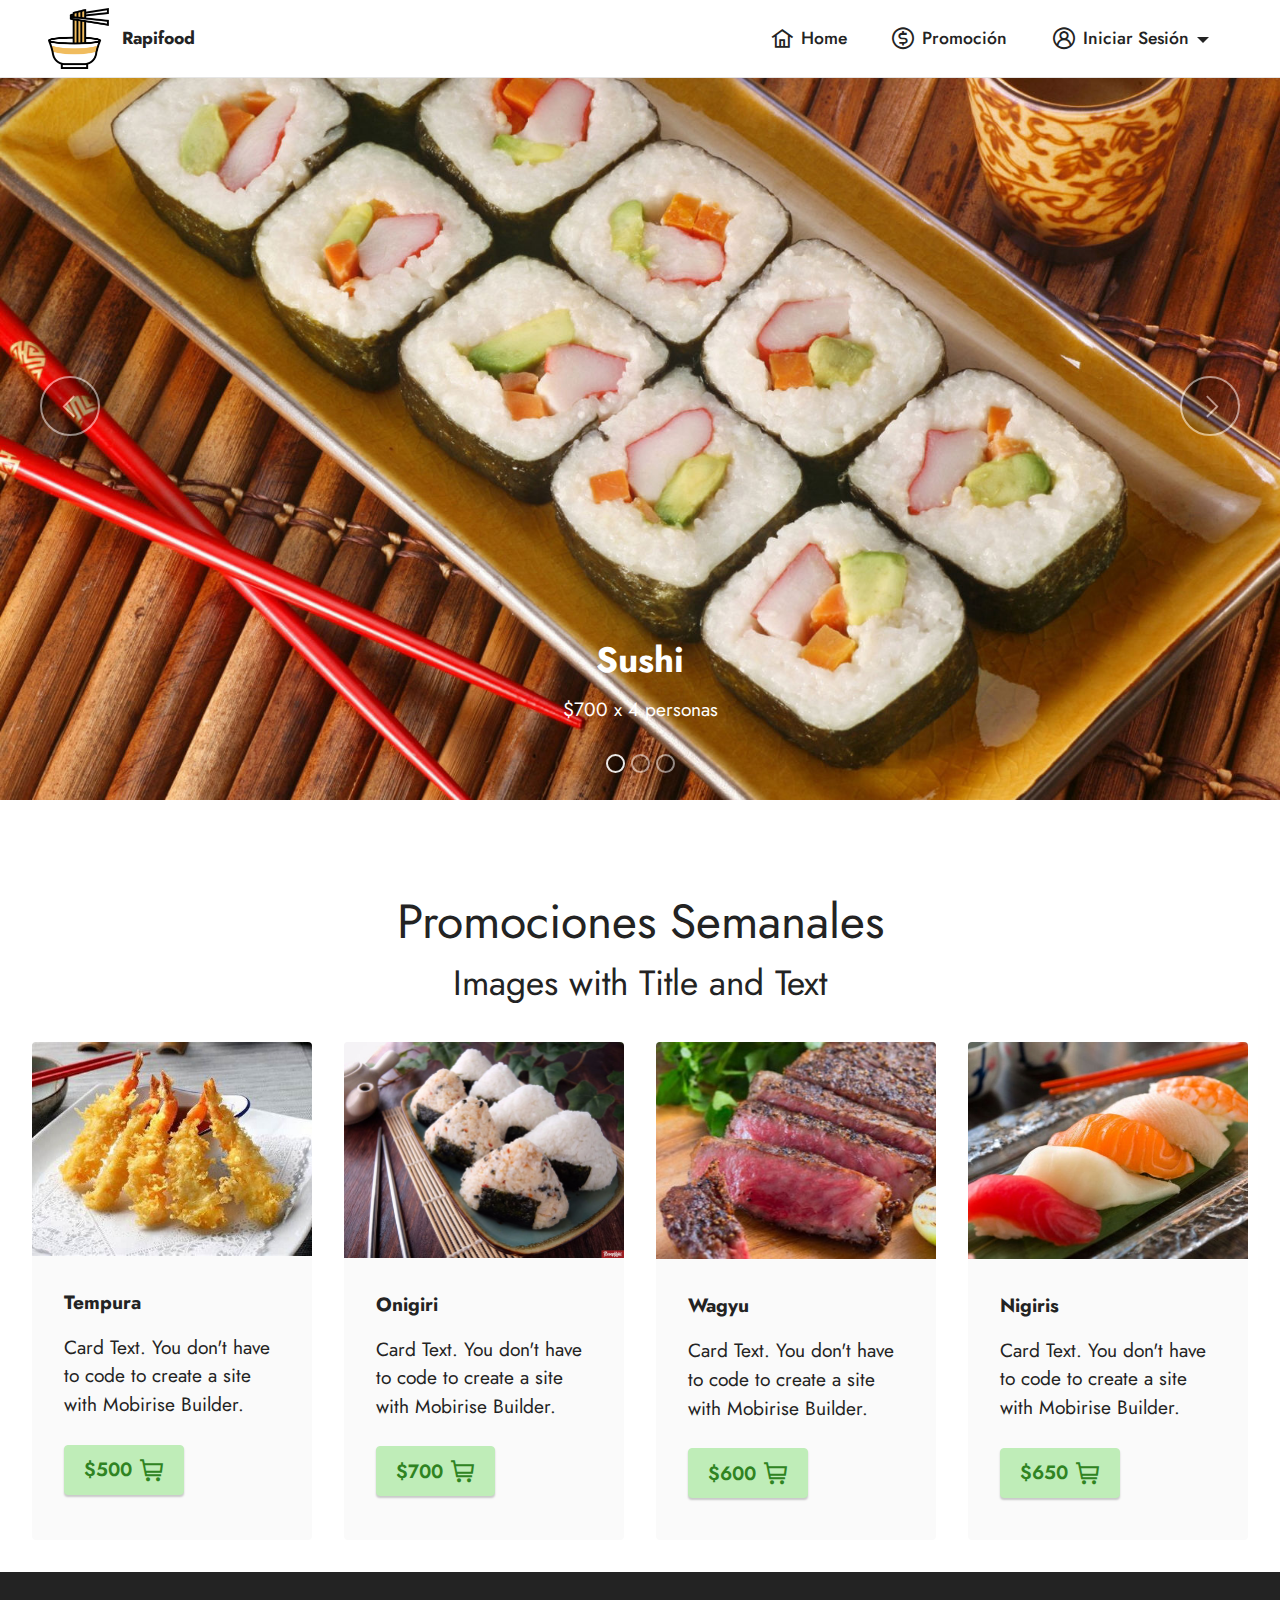
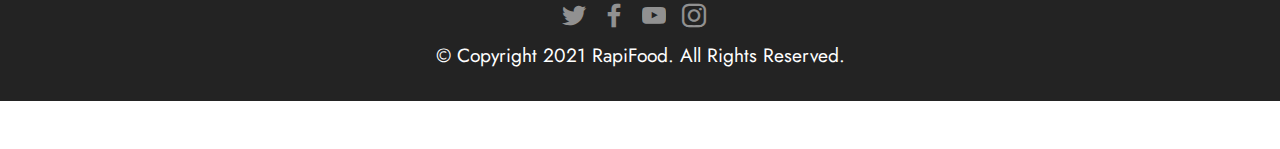
<file: promociones.html>
<!DOCTYPE html>
<html  >
<head>
  <!-- Site made with Mobirise Website Builder v5.5.0, https://mobirise.com -->
  <meta charset="UTF-8">
  <meta http-equiv="X-UA-Compatible" content="IE=edge">
  <meta name="generator" content="Mobirise v5.5.0, mobirise.com">
  <meta name="viewport" content="width=device-width, initial-scale=1, minimum-scale=1">
  <link rel="shortcut icon" href="assets/images/icono-121x121.png" type="image/x-icon">
  <meta name="description" content="">
  
  <script async src="https://www.googletagmanager.com/gtag/js?id=G-FKEGRS88MQ"></script>
<script>
  window.dataLayer = window.dataLayer || [];
  function gtag(){dataLayer.push(arguments);}
  gtag('js', new Date());

  gtag('config', 'G-FKEGRS88MQ');
</script>
  
  <title>Promoción del Día</title>
  <link rel="stylesheet" href="assets/web/assets/mobirise-icons2/mobirise2.css">
  <link rel="stylesheet" href="assets/bootstrap/css/bootstrap.min.css">
  <link rel="stylesheet" href="assets/bootstrap/css/bootstrap-grid.min.css">
  <link rel="stylesheet" href="assets/bootstrap/css/bootstrap-reboot.min.css">
  <link rel="stylesheet" href="assets/dropdown/css/style.css">
  <link rel="stylesheet" href="assets/socicon/css/styles.css">
  <link rel="stylesheet" href="assets/theme/css/style.css">
  <link rel="preload" href="https://fonts.googleapis.com/css?family=Jost:100,200,300,400,500,600,700,800,900,100i,200i,300i,400i,500i,600i,700i,800i,900i&display=swap" as="style" onload="this.onload=null;this.rel='stylesheet'">
  <noscript><link rel="stylesheet" href="https://fonts.googleapis.com/css?family=Jost:100,200,300,400,500,600,700,800,900,100i,200i,300i,400i,500i,600i,700i,800i,900i&display=swap"></noscript>
  <link rel="preload" as="style" href="assets/mobirise/css/mbr-additional.css"><link rel="stylesheet" href="assets/mobirise/css/mbr-additional.css" type="text/css">
  
  
  
  
</head>
<body>
  
  <section data-bs-version="5.1" class="menu cid-s48OLK6784" once="menu" id="menu1-k">
    
    <nav class="navbar navbar-dropdown navbar-fixed-top navbar-expand-lg">
        <div class="container-fluid">
            <div class="navbar-brand">
                <span class="navbar-logo">
                    <a href="index.html#top">
                        <img src="assets/images/icono-121x121.png" alt="Mobirise" style="height: 3.8rem;">
                    </a>
                </span>
                <span class="navbar-caption-wrap"><a class="navbar-caption text-black text-primary display-4" href="index.html">Rapifood</a></span>
            </div>
            <button class="navbar-toggler" type="button" data-toggle="collapse" data-bs-toggle="collapse" data-target="#navbarSupportedContent" data-bs-target="#navbarSupportedContent" aria-controls="navbarNavAltMarkup" aria-expanded="false" aria-label="Toggle navigation">
                <div class="hamburger">
                    <span></span>
                    <span></span>
                    <span></span>
                    <span></span>
                </div>
            </button>
            <div class="collapse navbar-collapse" id="navbarSupportedContent">
                <ul class="navbar-nav nav-dropdown nav-right" data-app-modern-menu="true"><li class="nav-item"><a class="nav-link link text-black text-primary display-4" href="index.html#top"><span class="mobi-mbri mobi-mbri-home mbr-iconfont mbr-iconfont-btn"></span>Home</a></li><li class="nav-item"><a class="nav-link link text-black text-primary display-4" href="promociones.html#top"><span class="mobi-mbri mobi-mbri-cash mbr-iconfont mbr-iconfont-btn"></span>Promoción</a></li><li class="nav-item dropdown"><a class="nav-link link text-black text-primary dropdown-toggle display-4" href="#" data-toggle="dropdown-submenu" data-bs-toggle="dropdown" data-bs-auto-close="outside" aria-expanded="false"><span class="mobi-mbri mobi-mbri-user-2 mbr-iconfont mbr-iconfont-btn"></span>Iniciar Sesión</a><div class="dropdown-menu" aria-labelledby="dropdown-undefined"><a class="text-black text-primary dropdown-item display-4" href="login.html#top">Iniciar Sesión</a><a class="text-black text-primary dropdown-item display-4" href="registro.html#top">Registrarse<br></a></div></li></ul>
                
                
            </div>
        </div>
    </nav>

</section>

<section data-bs-version="5.1" class="slider1 cid-sO1JXJ3VUe" id="slider1-q">
    
    <div class="carousel slide carousel-fade" id="sO69jP73YV" data-ride="carousel" data-bs-ride="carousel" data-interval="4000" data-bs-interval="4000">
        <ol class="carousel-indicators">
            <li data-slide-to="0" data-bs-slide-to="0" class="active" data-target="#sO69jP73YV" data-bs-target="#sO69jP73YV"></li><li data-slide-to="1" data-bs-slide-to="1" class="" data-target="#sO69jP73YV" data-bs-target="#sO69jP73YV"></li><li data-slide-to="2" data-bs-slide-to="2" class="" data-target="#sO69jP73YV" data-bs-target="#sO69jP73YV"></li>
            
            
        </ol>
        <div class="carousel-inner">
            
            
            <div class="carousel-item slider-image item active">
                <div class="item-wrapper">
                    <img class="d-block w-100" src="assets/images/sushi-1-1680x1050.jpg" data-slide-to="0" data-bs-slide-to="0">
                    
                    <div class="carousel-caption">
                        <h5 class="mbr-section-subtitle mbr-fonts-style display-5">
                            <strong>Sushi</strong></h5>
                        <p class="mbr-section-text mbr-fonts-style display-7">$700 x 4 personas</p>
                    </div>
                </div>
            </div><div class="carousel-item slider-image item">
                <div class="item-wrapper">
                    <img class="d-block w-100" src="assets/images/ramen-1200x630.jpg" data-slide-to="1" data-bs-slide-to="1">
                    
                    <div class="carousel-caption">
                        <h5 class="mbr-section-subtitle mbr-fonts-style display-5">
                            <strong>Ramen</strong></h5>
                        <p class="mbr-section-text mbr-fonts-style display-7">$500 x persona</p>
                    </div>
                </div>
            </div><div class="carousel-item slider-image item">
                <div class="item-wrapper">
                    <img class="d-block w-100" src="assets/images/yakitori-782x518.jpg" data-slide-to="2" data-bs-slide-to="2">
                    
                    <div class="carousel-caption">
                        <h5 class="mbr-section-subtitle mbr-fonts-style display-5">
                            <strong>Yakitori</strong></h5>
                        <p class="mbr-section-text mbr-fonts-style display-7">$500 x persona<br></p>
                    </div>
                </div>
            </div>
        </div>
        <a class="carousel-control carousel-control-prev" role="button" data-slide="prev" data-bs-slide="prev" href="#sO69jP73YV">
            <span class="mobi-mbri mobi-mbri-arrow-prev" aria-hidden="true"></span>
            <span class="sr-only visually-hidden">Previous</span>
        </a>
        <a class="carousel-control carousel-control-next" role="button" data-slide="next" data-bs-slide="next" href="#sO69jP73YV">
            <span class="mobi-mbri mobi-mbri-arrow-next" aria-hidden="true"></span>
            <span class="sr-only visually-hidden">Next</span>
        </a>
    </div>
</section>

<section data-bs-version="5.1" class="gallery3 cid-sO1YAymDnV" id="gallery3-t">
    
    
    <div class="container-fluid">
        <div class="mbr-section-head">
            <h4 class="mbr-section-title mbr-fonts-style align-center mb-0 display-2">Promociones Semanales</h4>
            <h5 class="mbr-section-subtitle mbr-fonts-style align-center mb-0 mt-2 display-5">Images with Title and Text</h5>
        </div>
        <div class="row mt-4">
            <div class="item features-image сol-12 col-md-6 col-lg-3">
                <div class="item-wrapper">
                    <div class="item-img">
                        <img src="assets/images/tempura-2-474x316.jpeg" alt="">
                    </div>
                    <div class="item-content">
                        <h5 class="item-title mbr-fonts-style display-7">
                            <strong>Tempura</strong></h5>
                        
                        <p class="mbr-text mbr-fonts-style mt-3 display-7">
                            Card Text. You don't have to code to create a site with Mobirise Builder.&nbsp;</p>
                            <div class="mbr-section-btn item-footer mt-2"><a href="pedido.html#form4-r" class="btn btn-primary item-btn display-7"><span class="mobi-mbri mobi-mbri-shopping-cart mbr-iconfont mbr-iconfont-btn"></span>$500</a></div>
                    </div>
                    
                </div>
            </div>
            <div class="item features-image сol-12 col-md-6 col-lg-3">
                <div class="item-wrapper">
                    <div class="item-img">
                        <img src="assets/images/onigiri-561x433.jpg" alt="">
                    </div>
                    <div class="item-content">
                        <h5 class="item-title mbr-fonts-style display-7">
                            <strong>Onigiri</strong></h5>
                        
                        <p class="mbr-text mbr-fonts-style mt-3 display-7">
                            Card Text. You don't have to code to create a site with Mobirise Builder.</p>
                            <div class="mbr-section-btn item-footer mt-2"><a href="pedido.html#form4-r" class="btn btn-primary item-btn display-7"><span class="mobi-mbri mobi-mbri-shopping-cart mbr-iconfont mbr-iconfont-btn"></span>$700</a></div>
                    </div>
                    
                </div>
            </div>
            <div class="item features-image сol-12 col-md-6 col-lg-3">
                <div class="item-wrapper">
                    <div class="item-img">
                        <img src="assets/images/wagyu-1-561x286.jpeg" alt="">
                    </div>
                    <div class="item-content">
                        <h5 class="item-title mbr-fonts-style display-7">
                            <strong>Wagyu</strong></h5>
                        
                        <p class="mbr-text mbr-fonts-style mt-3 display-7">
                            Card Text. You don't have to code to create a site with Mobirise Builder.</p>
                            <div class="mbr-section-btn item-footer mt-2"><a href="pedido.html#form4-r" class="btn btn-primary item-btn display-7"><span class="mobi-mbri mobi-mbri-shopping-cart mbr-iconfont mbr-iconfont-btn"></span>$600</a></div>
                    </div>
                    
                </div>
            </div>
            <div class="item features-image сol-12 col-md-6 col-lg-3">
                <div class="item-wrapper">
                    <div class="item-img">
                        <img src="assets/images/nigiris-561x374.jpeg" alt="" title="">
                    </div>
                    <div class="item-content ">
                        <h5 class="item-title mbr-fonts-style display-7">
                            <strong>Nigiris</strong></h5>
                        
                        <p class="mbr-text mbr-fonts-style mt-3 display-7">
                            Card Text. You don't have to code to create a site with Mobirise Builder.</p>
                            <div class="mbr-section-btn item-footer mt-2"><a href="pedido.html#form4-r" class="btn btn-primary item-btn display-7"><span class="mobi-mbri mobi-mbri-shopping-cart mbr-iconfont mbr-iconfont-btn"></span>$650</a></div>
                    </div>
                   
                </div>
            </div>
        </div>
    </div>
</section>

<section data-bs-version="5.1" class="footer3 cid-sO2iPKJhSh" once="footers" id="footer3-12">

    

    

    <div class="container">
        <div class="media-container-row align-center mbr-white">
            
            <div class="row social-row">
                <div class="social-list align-right pb-2">
                    
                    
                    
                    
                    
                    
                <div class="soc-item">
                        <a href="https://twitter.com/" target="_blank">
                            <span class="mbr-iconfont mbr-iconfont-social socicon-twitter socicon"></span>
                        </a>
                    </div><div class="soc-item">
                        <a href="https://www.facebook.com/" target="_blank">
                            <span class="mbr-iconfont mbr-iconfont-social socicon-facebook socicon"></span>
                        </a>
                    </div><div class="soc-item">
                        <a href="https://www.youtube.com/" target="_blank">
                            <span class="mbr-iconfont mbr-iconfont-social socicon-youtube socicon"></span>
                        </a>
                    </div><div class="soc-item">
                        <a href="https://instagram.com/" target="_blank">
                            <span class="mbr-iconfont mbr-iconfont-social socicon-instagram socicon"></span>
                        </a>
                    </div></div>
            </div>
            <div class="row row-copirayt">
                <p class="mbr-text mb-0 mbr-fonts-style mbr-white align-center display-7">
                    © Copyright 2021 RapiFood. All Rights Reserved.
                </p>
            </div>
        </div>
    </div>
</section><section style="background-color: #fff; font-family: -apple-system, BlinkMacSystemFont, 'Segoe UI', 'Roboto', 'Helvetica Neue', Arial, sans-serif; color:#aaa; font-size:12px; padding: 0; align-items: center; display: flex;"><a href="https://mobirise.site/e" style="flex: 1 1; height: 3rem; padding-left: 1rem;"></a><p style="flex: 0 0 auto; margin:0; padding-right:1rem;"><a href="https://mobirise.site/b" style="color:#aaa;"></a></p></section><script src="assets/bootstrap/js/bootstrap.bundle.min.js"></script>  <script src="assets/smoothscroll/smooth-scroll.js"></script>  <script src="assets/ytplayer/index.js"></script>  <script src="assets/dropdown/js/navbar-dropdown.js"></script>  <script src="assets/theme/js/script.js"></script>  
  
  
</body>
</html>
</file>
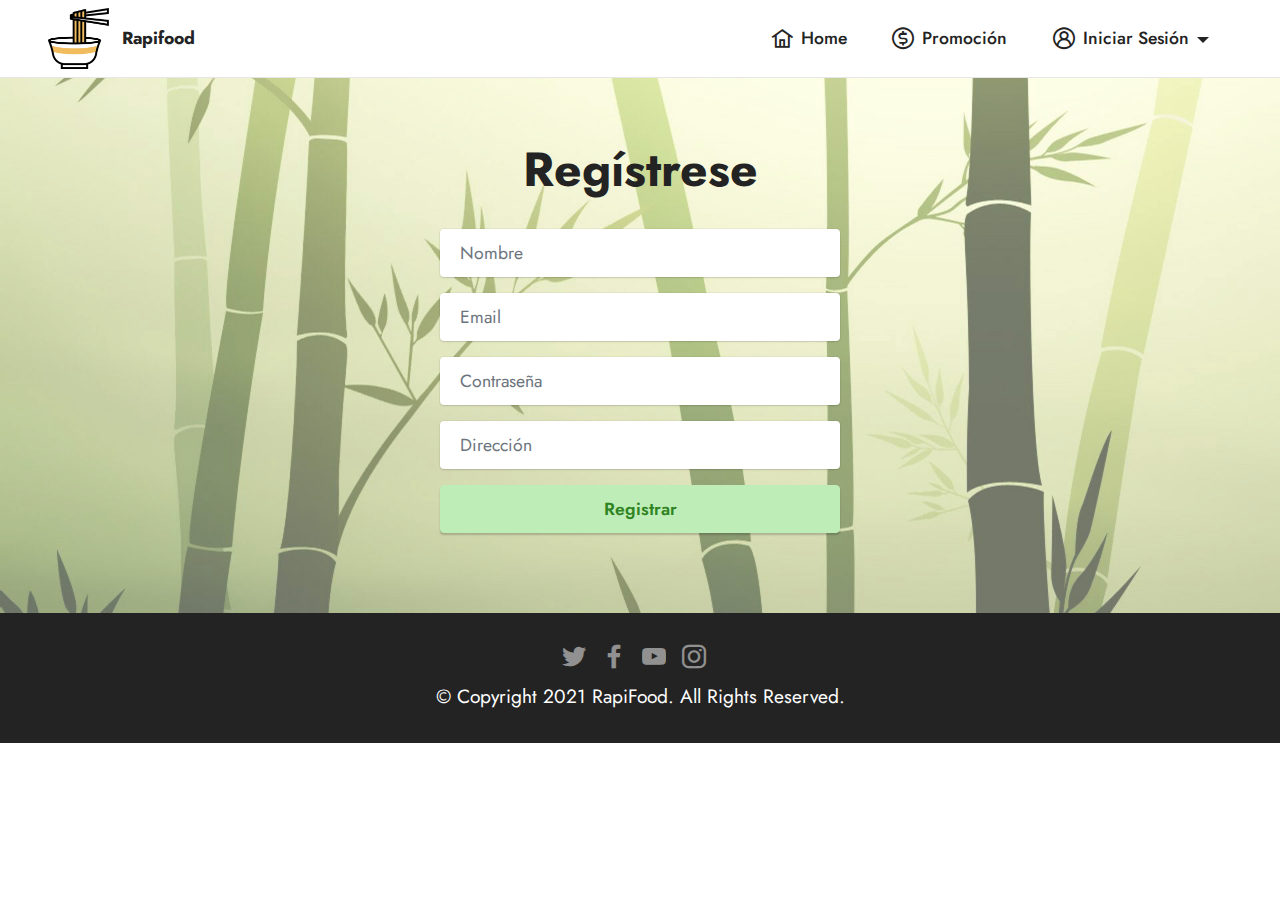
<file: registro.html>
<!DOCTYPE html>
<html  >
<head>
  <!-- Site made with Mobirise Website Builder v5.5.0, https://mobirise.com -->
  <meta charset="UTF-8">
  <meta http-equiv="X-UA-Compatible" content="IE=edge">
  <meta name="generator" content="Mobirise v5.5.0, mobirise.com">
  <meta name="viewport" content="width=device-width, initial-scale=1, minimum-scale=1">
  <link rel="shortcut icon" href="assets/images/icono-121x121.png" type="image/x-icon">
  <meta name="description" content="">
  
  <script async src="https://www.googletagmanager.com/gtag/js?id=G-FKEGRS88MQ"></script>
<script>
  window.dataLayer = window.dataLayer || [];
  function gtag(){dataLayer.push(arguments);}
  gtag('js', new Date());

  gtag('config', 'G-FKEGRS88MQ');
</script>
  
  <title>Registro</title>
  <link rel="stylesheet" href="assets/web/assets/mobirise-icons2/mobirise2.css">
  <link rel="stylesheet" href="assets/bootstrap/css/bootstrap.min.css">
  <link rel="stylesheet" href="assets/bootstrap/css/bootstrap-grid.min.css">
  <link rel="stylesheet" href="assets/bootstrap/css/bootstrap-reboot.min.css">
  <link rel="stylesheet" href="assets/dropdown/css/style.css">
  <link rel="stylesheet" href="assets/socicon/css/styles.css">
  <link rel="stylesheet" href="assets/theme/css/style.css">
  <link rel="preload" href="https://fonts.googleapis.com/css?family=Jost:100,200,300,400,500,600,700,800,900,100i,200i,300i,400i,500i,600i,700i,800i,900i&display=swap" as="style" onload="this.onload=null;this.rel='stylesheet'">
  <noscript><link rel="stylesheet" href="https://fonts.googleapis.com/css?family=Jost:100,200,300,400,500,600,700,800,900,100i,200i,300i,400i,500i,600i,700i,800i,900i&display=swap"></noscript>
  <link rel="preload" as="style" href="assets/mobirise/css/mbr-additional.css"><link rel="stylesheet" href="assets/mobirise/css/mbr-additional.css" type="text/css">
  
  
  
  
</head>
<body>
  
  <section data-bs-version="5.1" class="menu cid-s48OLK6784" once="menu" id="menu1-m">
    
    <nav class="navbar navbar-dropdown navbar-fixed-top navbar-expand-lg">
        <div class="container-fluid">
            <div class="navbar-brand">
                <span class="navbar-logo">
                    <a href="index.html#top">
                        <img src="assets/images/icono-121x121.png" alt="Mobirise" style="height: 3.8rem;">
                    </a>
                </span>
                <span class="navbar-caption-wrap"><a class="navbar-caption text-black text-primary display-4" href="index.html">Rapifood</a></span>
            </div>
            <button class="navbar-toggler" type="button" data-toggle="collapse" data-bs-toggle="collapse" data-target="#navbarSupportedContent" data-bs-target="#navbarSupportedContent" aria-controls="navbarNavAltMarkup" aria-expanded="false" aria-label="Toggle navigation">
                <div class="hamburger">
                    <span></span>
                    <span></span>
                    <span></span>
                    <span></span>
                </div>
            </button>
            <div class="collapse navbar-collapse" id="navbarSupportedContent">
                <ul class="navbar-nav nav-dropdown nav-right" data-app-modern-menu="true"><li class="nav-item"><a class="nav-link link text-black text-primary display-4" href="index.html#top"><span class="mobi-mbri mobi-mbri-home mbr-iconfont mbr-iconfont-btn"></span>Home</a></li><li class="nav-item"><a class="nav-link link text-black text-primary display-4" href="promociones.html#top"><span class="mobi-mbri mobi-mbri-cash mbr-iconfont mbr-iconfont-btn"></span>Promoción</a></li><li class="nav-item dropdown"><a class="nav-link link text-black text-primary dropdown-toggle display-4" href="#" data-toggle="dropdown-submenu" data-bs-toggle="dropdown" data-bs-auto-close="outside" aria-expanded="false"><span class="mobi-mbri mobi-mbri-user-2 mbr-iconfont mbr-iconfont-btn"></span>Iniciar Sesión</a><div class="dropdown-menu" aria-labelledby="dropdown-undefined"><a class="text-black text-primary dropdown-item display-4" href="login.html#top">Iniciar Sesión</a><a class="text-black text-primary dropdown-item display-4" href="registro.html#top">Registrarse<br></a></div></li></ul>
                
                
            </div>
        </div>
    </nav>

</section>

<section data-bs-version="5.1" class="form6 cid-sO1ZIidbjv" id="form6-x">
    
    <div class="mbr-overlay"></div>
    <div class="container-fluid">
        <div class="mbr-section-head">
            <h3 class="mbr-section-title mbr-fonts-style align-center mb-0 display-2">
                <strong>Regístrese</strong></h3>
            
        </div>
        <div class="row justify-content-center mt-4">
            <div class="col-lg-8 mx-auto mbr-form" data-form-type="formoid">
                <form action="https://mobirise.eu/" method="POST" class="mbr-form form-with-styler mx-auto" data-form-title="Form Name"><input type="hidden" name="email" data-form-email="true" value="klEXPoRPMBzW7WJYwsZnxldPdKOCFmCNj3XAhnb6rr58g5g8f2ehW+yARZCMyXplfuf4V99V3EpCvPdCX+qaNximetjuvyB0l6Ybv9AYxh7y8bDgPJjAg/Qw3AiTmoDH">
                    <div class="row">
                        <div hidden="hidden" data-form-alert="" class="alert alert-success col-12">Gracias por llenar el formulario</div>
                        <div hidden="hidden" data-form-alert-danger="" class="alert alert-danger col-12">Oops...! some
                            problem!</div>
                    </div>
                    <div class="dragArea row">
                        <div class="col-lg-12 col-md-12 col-sm-12 form-group mb-3" data-for="name">
                            <input type="text" name="name" placeholder="Nombre" data-form-field="name" class="form-control" value="" id="name-form6-x">
                        </div>
                        <div class="col-lg-12 col-md-12 col-sm-12 form-group mb-3" data-for="email">
                            <input type="email" name="email" placeholder="Email" data-form-field="email" class="form-control" value="" id="email-form6-x">
                        </div>
                        <div data-for="phone" class="col-lg-12 col-md-12 col-sm-12 form-group mb-3">
                            <input type="password" name="pass" placeholder="Contraseña" data-form-field="phone" class="form-control" value="" id="phone-form6-x">
                        </div>
                        <div class="col-lg-12 col-md col-12 form-group mb-3" data-for="name">
                            <input type="text" name="direccion" placeholder="Dirección" data-form-field="name" class="form-control" value="" id="name-form4-r">
                        </div>
                        <div class="col-auto mbr-section-btn align-center"><button type="submit" class="btn btn-primary display-4">Registrar</button></div>
                    </div>
                </form>
            </div>
        </div>
    </div>
</section>

<section data-bs-version="5.1" class="footer3 cid-sO2iPKJhSh" once="footers" id="footer3-12">

    

    

    <div class="container">
        <div class="media-container-row align-center mbr-white">
            
            <div class="row social-row">
                <div class="social-list align-right pb-2">
                    
                    
                    
                    
                    
                    
                <div class="soc-item">
                        <a href="https://twitter.com/" target="_blank">
                            <span class="mbr-iconfont mbr-iconfont-social socicon-twitter socicon"></span>
                        </a>
                    </div><div class="soc-item">
                        <a href="https://www.facebook.com/" target="_blank">
                            <span class="mbr-iconfont mbr-iconfont-social socicon-facebook socicon"></span>
                        </a>
                    </div><div class="soc-item">
                        <a href="https://www.youtube.com/" target="_blank">
                            <span class="mbr-iconfont mbr-iconfont-social socicon-youtube socicon"></span>
                        </a>
                    </div><div class="soc-item">
                        <a href="https://instagram.com/" target="_blank">
                            <span class="mbr-iconfont mbr-iconfont-social socicon-instagram socicon"></span>
                        </a>
                    </div></div>
            </div>
            <div class="row row-copirayt">
                <p class="mbr-text mb-0 mbr-fonts-style mbr-white align-center display-7">
                    © Copyright 2021 RapiFood. All Rights Reserved.
                </p>
            </div>
        </div>
    </div>
</section><section style="background-color: #fff; font-family: -apple-system, BlinkMacSystemFont, 'Segoe UI', 'Roboto', 'Helvetica Neue', Arial, sans-serif; color:#aaa; font-size:12px; padding: 0; align-items: center; display: flex;"><a href="https://mobirise.site/w" style="flex: 1 1; height: 3rem; padding-left: 1rem;"></a><p style="flex: 0 0 auto; margin:0; padding-right:1rem;"><a href="https://mobirise.site/q" style="color:#aaa;"></a></p></section><script src="assets/bootstrap/js/bootstrap.bundle.min.js"></script>  <script src="assets/smoothscroll/smooth-scroll.js"></script>  <script src="assets/ytplayer/index.js"></script>  <script src="assets/dropdown/js/navbar-dropdown.js"></script>  <script src="assets/theme/js/script.js"></script>  <script src="assets/formoid/formoid.min.js"></script>  
  
  
</body>
</html>
</file>
<file: assets/web/assets/mobirise-icons2/mobirise2.css>
@font-face {
  font-family: 'Moririse2';
  font-display: swap;
  src:  url('mobirise2.eot?f2bix4');
  src:  url('mobirise2.eot?f2bix4#iefix') format('embedded-opentype'),
    url('mobirise2.ttf?f2bix4') format('truetype'),
    url('mobirise2.woff?f2bix4') format('woff'),
    url('mobirise2.svg?f2bix4#mobirise2') format('svg');
  font-weight: normal;
  font-style: normal;
}

[class^="mobi-"], [class*=" mobi-"] {
  /* use !important to prevent issues with browser extensions that change fonts */
  font-family: 'Moririse2' !important;
  speak: none;
  font-style: normal;
  font-weight: normal;
  font-variant: normal;
  text-transform: none;
  line-height: 1;

  /* Better Font Rendering =========== */
  -webkit-font-smoothing: antialiased;
  -moz-osx-font-smoothing: grayscale;
}

.mobi-mbri-add-submenu:before {
  content: "\e900";
}
.mobi-mbri-alert:before {
  content: "\e901";
}
.mobi-mbri-align-center:before {
  content: "\e902";
}
.mobi-mbri-align-justify:before {
  content: "\e903";
}
.mobi-mbri-align-left:before {
  content: "\e904";
}
.mobi-mbri-align-right:before {
  content: "\e905";
}
.mobi-mbri-android:before {
  content: "\e906";
}
.mobi-mbri-apple:before {
  content: "\e907";
}
.mobi-mbri-arrow-down:before {
  content: "\e908";
}
.mobi-mbri-arrow-next:before {
  content: "\e909";
}
.mobi-mbri-arrow-prev:before {
  content: "\e90a";
}
.mobi-mbri-arrow-up:before {
  content: "\e90b";
}
.mobi-mbri-bold:before {
  content: "\e90c";
}
.mobi-mbri-bookmark:before {
  content: "\e90d";
}
.mobi-mbri-bootstrap:before {
  content: "\e90e";
}
.mobi-mbri-briefcase:before {
  content: "\e90f";
}
.mobi-mbri-browse:before {
  content: "\e910";
}
.mobi-mbri-bulleted-list:before {
  content: "\e911";
}
.mobi-mbri-calendar:before {
  content: "\e912";
}
.mobi-mbri-camera:before {
  content: "\e913";
}
.mobi-mbri-cart-add:before {
  content: "\e914";
}
.mobi-mbri-cart-full:before {
  content: "\e915";
}
.mobi-mbri-cash:before {
  content: "\e916";
}
.mobi-mbri-change-style:before {
  content: "\e917";
}
.mobi-mbri-chat:before {
  content: "\e918";
}
.mobi-mbri-clock:before {
  content: "\e919";
}
.mobi-mbri-close:before {
  content: "\e91a";
}
.mobi-mbri-cloud:before {
  content: "\e91b";
}
.mobi-mbri-code:before {
  content: "\e91c";
}
.mobi-mbri-contact-form:before {
  content: "\e91d";
}
.mobi-mbri-credit-card:before {
  content: "\e91e";
}
.mobi-mbri-cursor-click:before {
  content: "\e91f";
}
.mobi-mbri-cust-feedback:before {
  content: "\e920";
}
.mobi-mbri-database:before {
  content: "\e921";
}
.mobi-mbri-delivery:before {
  content: "\e922";
}
.mobi-mbri-desktop:before {
  content: "\e923";
}
.mobi-mbri-devices:before {
  content: "\e924";
}
.mobi-mbri-down:before {
  content: "\e925";
}
.mobi-mbri-download-2:before {
  content: "\e926";
}
.mobi-mbri-download:before {
  content: "\e927";
}
.mobi-mbri-drag-n-drop-2:before {
  content: "\e928";
}
.mobi-mbri-drag-n-drop:before {
  content: "\e929";
}
.mobi-mbri-edit-2:before {
  content: "\e92a";
}
.mobi-mbri-edit:before {
  content: "\e92b";
}
.mobi-mbri-error:before {
  content: "\e92c";
}
.mobi-mbri-extension:before {
  content: "\e92d";
}
.mobi-mbri-features:before {
  content: "\e92e";
}
.mobi-mbri-file:before {
  content: "\e92f";
}
.mobi-mbri-flag:before {
  content: "\e930";
}
.mobi-mbri-folder:before {
  content: "\e931";
}
.mobi-mbri-gift:before {
  content: "\e932";
}
.mobi-mbri-github:before {
  content: "\e933";
}
.mobi-mbri-globe-2:before {
  content: "\e934";
}
.mobi-mbri-globe:before {
  content: "\e935";
}
.mobi-mbri-growing-chart:before {
  content: "\e936";
}
.mobi-mbri-hearth:before {
  content: "\e937";
}
.mobi-mbri-help:before {
  content: "\e938";
}
.mobi-mbri-home:before {
  content: "\e939";
}
.mobi-mbri-hot-cup:before {
  content: "\e93a";
}
.mobi-mbri-idea:before {
  content: "\e93b";
}
.mobi-mbri-image-gallery:before {
  content: "\e93c";
}
.mobi-mbri-image-slider:before {
  content: "\e93d";
}
.mobi-mbri-info:before {
  content: "\e93e";
}
.mobi-mbri-italic:before {
  content: "\e93f";
}
.mobi-mbri-key:before {
  content: "\e940";
}
.mobi-mbri-laptop:before {
  content: "\e941";
}
.mobi-mbri-layers:before {
  content: "\e942";
}
.mobi-mbri-left-right:before {
  content: "\e943";
}
.mobi-mbri-left:before {
  content: "\e944";
}
.mobi-mbri-letter:before {
  content: "\e945";
}
.mobi-mbri-like:before {
  content: "\e946";
}
.mobi-mbri-link:before {
  content: "\e947";
}
.mobi-mbri-lock:before {
  content: "\e948";
}
.mobi-mbri-login:before {
  content: "\e949";
}
.mobi-mbri-logout:before {
  content: "\e94a";
}
.mobi-mbri-magic-stick:before {
  content: "\e94b";
}
.mobi-mbri-map-pin:before {
  content: "\e94c";
}
.mobi-mbri-menu:before {
  content: "\e94d";
}
.mobi-mbri-mobile-2:before {
  content: "\e94e";
}
.mobi-mbri-mobile-horizontal:before {
  content: "\e94f";
}
.mobi-mbri-mobile:before {
  content: "\e950";
}
.mobi-mbri-mobirise:before {
  content: "\e951";
}
.mobi-mbri-more-horizontal:before {
  content: "\e952";
}
.mobi-mbri-more-vertical:before {
  content: "\e953";
}
.mobi-mbri-music:before {
  content: "\e954";
}
.mobi-mbri-new-file:before {
  content: "\e955";
}
.mobi-mbri-numbered-list:before {
  content: "\e956";
}
.mobi-mbri-opened-folder:before {
  content: "\e957";
}
.mobi-mbri-pages:before {
  content: "\e958";
}
.mobi-mbri-paper-plane:before {
  content: "\e959";
}
.mobi-mbri-paperclip:before {
  content: "\e95a";
}
.mobi-mbri-phone:before {
  content: "\e95b";
}
.mobi-mbri-photo:before {
  content: "\e95c";
}
.mobi-mbri-photos:before {
  content: "\e95d";
}
.mobi-mbri-pin:before {
  content: "\e95e";
}
.mobi-mbri-play:before {
  content: "\e95f";
}
.mobi-mbri-plus:before {
  content: "\e960";
}
.mobi-mbri-preview:before {
  content: "\e961";
}
.mobi-mbri-print:before {
  content: "\e962";
}
.mobi-mbri-protect:before {
  content: "\e963";
}
.mobi-mbri-question:before {
  content: "\e964";
}
.mobi-mbri-quote-left:before {
  content: "\e965";
}
.mobi-mbri-quote-right:before {
  content: "\e966";
}
.mobi-mbri-redo:before {
  content: "\e967";
}
.mobi-mbri-refresh:before {
  content: "\e968";
}
.mobi-mbri-responsive-2:before {
  content: "\e969";
}
.mobi-mbri-responsive:before {
  content: "\e96a";
}
.mobi-mbri-right:before {
  content: "\e96b";
}
.mobi-mbri-rocket:before {
  content: "\e96c";
}
.mobi-mbri-sad-face:before {
  content: "\e96d";
}
.mobi-mbri-sale:before {
  content: "\e96e";
}
.mobi-mbri-save:before {
  content: "\e96f";
}
.mobi-mbri-search:before {
  content: "\e970";
}
.mobi-mbri-setting-2:before {
  content: "\e971";
}
.mobi-mbri-setting-3:before {
  content: "\e972";
}
.mobi-mbri-setting:before {
  content: "\e973";
}
.mobi-mbri-share:before {
  content: "\e974";
}
.mobi-mbri-shopping-bag:before {
  content: "\e975";
}
.mobi-mbri-shopping-basket:before {
  content: "\e976";
}
.mobi-mbri-shopping-cart:before {
  content: "\e977";
}
.mobi-mbri-sites:before {
  content: "\e978";
}
.mobi-mbri-smile-face:before {
  content: "\e979";
}
.mobi-mbri-speed:before {
  content: "\e97a";
}
.mobi-mbri-star:before {
  content: "\e97b";
}
.mobi-mbri-success:before {
  content: "\e97c";
}
.mobi-mbri-sun:before {
  content: "\e97d";
}
.mobi-mbri-sun2:before {
  content: "\e97e";
}
.mobi-mbri-tablet-vertical:before {
  content: "\e97f";
}
.mobi-mbri-tablet:before {
  content: "\e980";
}
.mobi-mbri-target:before {
  content: "\e981";
}
.mobi-mbri-timer:before {
  content: "\e982";
}
.mobi-mbri-to-ftp:before {
  content: "\e983";
}
.mobi-mbri-to-local-drive:before {
  content: "\e984";
}
.mobi-mbri-touch-swipe:before {
  content: "\e985";
}
.mobi-mbri-touch:before {
  content: "\e986";
}
.mobi-mbri-trash:before {
  content: "\e987";
}
.mobi-mbri-underline:before {
  content: "\e988";
}
.mobi-mbri-undo:before {
  content: "\e989";
}
.mobi-mbri-unlink:before {
  content: "\e98a";
}
.mobi-mbri-unlock:before {
  content: "\e98b";
}
.mobi-mbri-up-down:before {
  content: "\e98c";
}
.mobi-mbri-up:before {
  content: "\e98d";
}
.mobi-mbri-update:before {
  content: "\e98e";
}
.mobi-mbri-upload-2:before {
  content: "\e98f";
}
.mobi-mbri-upload:before {
  content: "\e990";
}
.mobi-mbri-user-2:before {
  content: "\e991";
}
.mobi-mbri-user:before {
  content: "\e992";
}
.mobi-mbri-users:before {
  content: "\e993";
}
.mobi-mbri-video-play:before {
  content: "\e994";
}
.mobi-mbri-video:before {
  content: "\e995";
}
.mobi-mbri-watch:before {
  content: "\e996";
}
.mobi-mbri-website-theme-2:before {
  content: "\e997";
}
.mobi-mbri-website-theme:before {
  content: "\e998";
}
.mobi-mbri-wifi:before {
  content: "\e999";
}
.mobi-mbri-windows:before {
  content: "\e99a";
}
.mobi-mbri-zoom-in:before {
  content: "\e99b";
}
.mobi-mbri-zoom-out:before {
  content: "\e99c";
}
</file>
<file: assets/parallax/jarallax.css>
.jarallax {
    position: relative;
    z-index: 0;
}
.jarallax > .jarallax-img {
    position: absolute;
    object-fit: cover;
    /* support for plugin https://github.com/bfred-it/object-fit-images */
    font-family: 'object-fit: cover;';
    top: 0;
    left: 0;
    width: 100%;
    height: 100%;
    z-index: -1;
}
</file>
<file: assets/dropdown/css/style.css>
.navbar-dropdown {
  left: 0;
  padding: 0;
  position: absolute;
  right: 0;
  top: 0;
  transition: all 0.45s ease;
  z-index: 1030;
  background: #282828; }
  .navbar-dropdown .navbar-logo {
    margin-right: 0.8rem;
    transition: margin 0.3s ease-in-out;
    vertical-align: middle; }
    .navbar-dropdown .navbar-logo img {
      height: 3.125rem;
      transition: all 0.3s ease-in-out; }
    .navbar-dropdown .navbar-logo.mbr-iconfont {
      font-size: 3.125rem;
      line-height: 3.125rem; }
  .navbar-dropdown .navbar-caption {
    font-weight: 700;
    white-space: normal;
    vertical-align: -4px;
    line-height: 3.125rem !important; }
    .navbar-dropdown .navbar-caption, .navbar-dropdown .navbar-caption:hover {
      color: inherit;
      text-decoration: none; }
  .navbar-dropdown .mbr-iconfont + .navbar-caption {
    vertical-align: -1px; }
  .navbar-dropdown.navbar-fixed-top {
    position: fixed; }
  .navbar-dropdown .navbar-brand span {
    vertical-align: -4px; }
  .navbar-dropdown.bg-color.transparent {
    background: none; }
  .navbar-dropdown.navbar-short .navbar-brand {
    padding: 0.625rem 0; }
    .navbar-dropdown.navbar-short .navbar-brand span {
      vertical-align: -1px; }
  .navbar-dropdown.navbar-short .navbar-caption {
    line-height: 2.375rem !important;
    vertical-align: -2px; }
  .navbar-dropdown.navbar-short .navbar-logo {
    margin-right: 0.5rem; }
    .navbar-dropdown.navbar-short .navbar-logo img {
      height: 2.375rem; }
    .navbar-dropdown.navbar-short .navbar-logo.mbr-iconfont {
      font-size: 2.375rem;
      line-height: 2.375rem; }
  .navbar-dropdown.navbar-short .mbr-table-cell {
    height: 3.625rem; }
  .navbar-dropdown .navbar-close {
    left: 0.6875rem;
    position: fixed;
    top: 0.75rem;
    z-index: 1000; }
  .navbar-dropdown .hamburger-icon {
    content: "";
    display: inline-block;
    vertical-align: middle;
    width: 16px;
    -webkit-box-shadow: 0 -6px 0 1px #282828,0 0 0 1px #282828,0 6px 0 1px #282828;
    -moz-box-shadow: 0 -6px 0 1px #282828,0 0 0 1px #282828,0 6px 0 1px #282828;
    box-shadow: 0 -6px 0 1px #282828,0 0 0 1px #282828,0 6px 0 1px #282828; }

.dropdown-menu .dropdown-toggle[data-toggle="dropdown-submenu"]::after {
  border-bottom: 0.35em solid transparent;
  border-left: 0.35em solid;
  border-right: 0;
  border-top: 0.35em solid transparent;
  margin-left: 0.3rem; }

.dropdown-menu .dropdown-item:focus {
  outline: 0; }

.nav-dropdown {
  font-size: 0.75rem;
  font-weight: 500;
  height: auto !important; }
  .nav-dropdown .nav-btn {
    padding-left: 1rem; }
  .nav-dropdown .link {
    margin: .667em 1.667em;
    font-weight: 500;
    padding: 0;
    transition: color .2s ease-in-out; }
    .nav-dropdown .link.dropdown-toggle {
      margin-right: 2.583em; }
      .nav-dropdown .link.dropdown-toggle::after {
        margin-left: .25rem;
        border-top: 0.35em solid;
        border-right: 0.35em solid transparent;
        border-left: 0.35em solid transparent;
        border-bottom: 0; }
      .nav-dropdown .link.dropdown-toggle[aria-expanded="true"] {
        margin: 0;
        padding: 0.667em 3.263em  0.667em 1.667em; }
  .nav-dropdown .link::after,
  .nav-dropdown .dropdown-item::after {
    color: inherit; }
  .nav-dropdown .btn {
    font-size: 0.75rem;
    font-weight: 700;
    letter-spacing: 0;
    margin-bottom: 0;
    padding-left: 1.25rem;
    padding-right: 1.25rem; }
  .nav-dropdown .dropdown-menu {
    border-radius: 0;
    border: 0;
    left: 0;
    margin: 0;
    padding-bottom: 1.25rem;
    padding-top: 1.25rem;
    position: relative; }
  .nav-dropdown .dropdown-submenu {
    margin-left: 0.125rem;
    top: 0; }
  .nav-dropdown .dropdown-item {
    font-weight: 500;
    line-height: 2;
    padding: 0.3846em 4.615em 0.3846em 1.5385em;
    position: relative;
    transition: color .2s ease-in-out, background-color .2s ease-in-out; }
    .nav-dropdown .dropdown-item::after {
      margin-top: -0.3077em;
      position: absolute;
      right: 1.1538em;
      top: 50%; }
    .nav-dropdown .dropdown-item:focus, .nav-dropdown .dropdown-item:hover {
      background: none; }

@media (max-width: 767px) {
  .nav-dropdown.navbar-toggleable-sm {
    bottom: 0;
    display: none;
    left: 0;
    overflow-x: hidden;
    position: fixed;
    top: 0;
    transform: translateX(-100%);
    -ms-transform: translateX(-100%);
    -webkit-transform: translateX(-100%);
    width: 18.75rem;
    z-index: 999; } }
.nav-dropdown.navbar-toggleable-xl {
  bottom: 0;
  display: none;
  left: 0;
  overflow-x: hidden;
  position: fixed;
  top: 0;
  transform: translateX(-100%);
  -ms-transform: translateX(-100%);
  -webkit-transform: translateX(-100%);
  width: 18.75rem;
  z-index: 999; }

.nav-dropdown-sm {
  display: block !important;
  overflow-x: hidden;
  overflow: auto;
  padding-top: 3.875rem; }
  .nav-dropdown-sm::after {
    content: "";
    display: block;
    height: 3rem;
    width: 100%; }
  .nav-dropdown-sm.collapse.in ~ .navbar-close {
    display: block !important; }
  .nav-dropdown-sm.collapsing, .nav-dropdown-sm.collapse.in {
    transform: translateX(0);
    -ms-transform: translateX(0);
    -webkit-transform: translateX(0);
    transition: all 0.25s ease-out;
    -webkit-transition: all 0.25s ease-out;
    background: #282828; }
  .nav-dropdown-sm.collapsing[aria-expanded="false"] {
    transform: translateX(-100%);
    -ms-transform: translateX(-100%);
    -webkit-transform: translateX(-100%); }
  .nav-dropdown-sm .nav-item {
    display: block;
    margin-left: 0 !important;
    padding-left: 0; }
  .nav-dropdown-sm .link,
  .nav-dropdown-sm .dropdown-item {
    border-top: 1px dotted rgba(255, 255, 255, 0.1);
    font-size: 0.8125rem;
    line-height: 1.6;
    margin: 0 !important;
    padding: 0.875rem 2.4rem 0.875rem 1.5625rem !important;
    position: relative;
    white-space: normal; }
    .nav-dropdown-sm .link:focus, .nav-dropdown-sm .link:hover,
    .nav-dropdown-sm .dropdown-item:focus,
    .nav-dropdown-sm .dropdown-item:hover {
      background: rgba(0, 0, 0, 0.2) !important;
      color: #c0a375; }
  .nav-dropdown-sm .nav-btn {
    position: relative;
    padding: 1.5625rem 1.5625rem 0 1.5625rem; }
    .nav-dropdown-sm .nav-btn::before {
      border-top: 1px dotted rgba(255, 255, 255, 0.1);
      content: "";
      left: 0;
      position: absolute;
      top: 0;
      width: 100%; }
    .nav-dropdown-sm .nav-btn + .nav-btn {
      padding-top: 0.625rem; }
      .nav-dropdown-sm .nav-btn + .nav-btn::before {
        display: none; }
  .nav-dropdown-sm .btn {
    padding: 0.625rem 0; }
  .nav-dropdown-sm .dropdown-toggle[data-toggle="dropdown-submenu"]::after {
    margin-left: .25rem;
    border-top: 0.35em solid;
    border-right: 0.35em solid transparent;
    border-left: 0.35em solid transparent;
    border-bottom: 0; }
  .nav-dropdown-sm .dropdown-toggle[data-toggle="dropdown-submenu"][aria-expanded="true"]::after {
    border-top: 0;
    border-right: 0.35em solid transparent;
    border-left: 0.35em solid transparent;
    border-bottom: 0.35em solid; }
  .nav-dropdown-sm .dropdown-menu {
    margin: 0;
    padding: 0;
    position: relative;
    top: 0;
    left: 0;
    width: 100%;
    border: 0;
    float: none;
    border-radius: 0;
    background: none; }
  .nav-dropdown-sm .dropdown-submenu {
    left: 100%;
    margin-left: 0.125rem;
    margin-top: -1.25rem;
    top: 0; }

.navbar-toggleable-sm .nav-dropdown .dropdown-menu {
  position: absolute; }

.navbar-toggleable-sm .nav-dropdown .dropdown-submenu {
  left: 100%;
  margin-left: 0.125rem;
  margin-top: -1.25rem;
  top: 0; }

.navbar-toggleable-sm.opened .nav-dropdown .dropdown-menu {
  position: relative; }

.navbar-toggleable-sm.opened .nav-dropdown .dropdown-submenu {
  left: 0;
  margin-left: 00rem;
  margin-top: 0rem;
  top: 0; }

.is-builder .nav-dropdown.collapsing {
  transition: none !important; }
</file>
<file: assets/socicon/css/styles.css>
@charset "UTF-8";

@font-face {
  font-family: 'Socicon';
  src:  url('../fonts/socicon.eot');
  src:  url('../fonts/socicon.eot?#iefix') format('embedded-opentype'),
    url('../fonts/socicon.woff2') format('woff2'),
    url('../fonts/socicon.ttf') format('truetype'),
    url('../fonts/socicon.woff') format('woff'),
    url('../fonts/socicon.svg#socicon') format('svg');
  font-weight: normal;
  font-style: normal;
  font-display: swap;
}

[data-icon]:before {
  font-family: "socicon" !important;
  content: attr(data-icon);
  font-style: normal !important;
  font-weight: normal !important;
  font-variant: normal !important;
  text-transform: none !important;
  speak: none;
  line-height: 1;
  -webkit-font-smoothing: antialiased;
  -moz-osx-font-smoothing: grayscale;
}

[class^="socicon-"], [class*=" socicon-"] {
  /* use !important to prevent issues with browser extensions that change fonts */
  font-family: 'Socicon' !important;
  speak: none;
  font-style: normal;
  font-weight: normal;
  font-variant: normal;
  text-transform: none;
  line-height: 1;

  /* Better Font Rendering =========== */
  -webkit-font-smoothing: antialiased;
  -moz-osx-font-smoothing: grayscale;
}

.socicon-eitaa:before {
  content: "\e97c";
}
.socicon-soroush:before {
  content: "\e97d";
}
.socicon-bale:before {
  content: "\e97e";
}
.socicon-zazzle:before {
  content: "\e97b";
}
.socicon-society6:before {
  content: "\e97a";
}
.socicon-redbubble:before {
  content: "\e979";
}
.socicon-avvo:before {
  content: "\e978";
}
.socicon-stitcher:before {
  content: "\e977";
}
.socicon-googlehangouts:before {
  content: "\e974";
}
.socicon-dlive:before {
  content: "\e975";
}
.socicon-vsco:before {
  content: "\e976";
}
.socicon-flipboard:before {
  content: "\e973";
}
.socicon-ubuntu:before {
  content: "\e958";
}
.socicon-artstation:before {
  content: "\e959";
}
.socicon-invision:before {
  content: "\e95a";
}
.socicon-torial:before {
  content: "\e95b";
}
.socicon-collectorz:before {
  content: "\e95c";
}
.socicon-seenthis:before {
  content: "\e95d";
}
.socicon-googleplaymusic:before {
  content: "\e95e";
}
.socicon-debian:before {
  content: "\e95f";
}
.socicon-filmfreeway:before {
  content: "\e960";
}
.socicon-gnome:before {
  content: "\e961";
}
.socicon-itchio:before {
  content: "\e962";
}
.socicon-jamendo:before {
  content: "\e963";
}
.socicon-mix:before {
  content: "\e964";
}
.socicon-sharepoint:before {
  content: "\e965";
}
.socicon-tinder:before {
  content: "\e966";
}
.socicon-windguru:before {
  content: "\e967";
}
.socicon-cdbaby:before {
  content: "\e968";
}
.socicon-elementaryos:before {
  content: "\e969";
}
.socicon-stage32:before {
  content: "\e96a";
}
.socicon-tiktok:before {
  content: "\e96b";
}
.socicon-gitter:before {
  content: "\e96c";
}
.socicon-letterboxd:before {
  content: "\e96d";
}
.socicon-threema:before {
  content: "\e96e";
}
.socicon-splice:before {
  content: "\e96f";
}
.socicon-metapop:before {
  content: "\e970";
}
.socicon-naver:before {
  content: "\e971";
}
.socicon-remote:before {
  content: "\e972";
}
.socicon-internet:before {
  content: "\e957";
}
.socicon-moddb:before {
  content: "\e94b";
}
.socicon-indiedb:before {
  content: "\e94c";
}
.socicon-traxsource:before {
  content: "\e94d";
}
.socicon-gamefor:before {
  content: "\e94e";
}
.socicon-pixiv:before {
  content: "\e94f";
}
.socicon-myanimelist:before {
  content: "\e950";
}
.socicon-blackberry:before {
  content: "\e951";
}
.socicon-wickr:before {
  content: "\e952";
}
.socicon-spip:before {
  content: "\e953";
}
.socicon-napster:before {
  content: "\e954";
}
.socicon-beatport:before {
  content: "\e955";
}
.socicon-hackerone:before {
  content: "\e956";
}
.socicon-hackernews:before {
  content: "\e946";
}
.socicon-smashwords:before {
  content: "\e947";
}
.socicon-kobo:before {
  content: "\e948";
}
.socicon-bookbub:before {
  content: "\e949";
}
.socicon-mailru:before {
  content: "\e94a";
}
.socicon-gitlab:before {
  content: "\e945";
}
.socicon-instructables:before {
  content: "\e944";
}
.socicon-portfolio:before {
  content: "\e943";
}
.socicon-codered:before {
  content: "\e940";
}
.socicon-origin:before {
  content: "\e941";
}
.socicon-nextdoor:before {
  content: "\e942";
}
.socicon-udemy:before {
  content: "\e93f";
}
.socicon-livemaster:before {
  content: "\e93e";
}
.socicon-crunchbase:before {
  content: "\e93b";
}
.socicon-homefy:before {
  content: "\e93c";
}
.socicon-calendly:before {
  content: "\e93d";
}
.socicon-realtor:before {
  content: "\e90f";
}
.socicon-tidal:before {
  content: "\e910";
}
.socicon-qobuz:before {
  content: "\e911";
}
.socicon-natgeo:before {
  content: "\e912";
}
.socicon-mastodon:before {
  content: "\e913";
}
.socicon-unsplash:before {
  content: "\e914";
}
.socicon-homeadvisor:before {
  content: "\e915";
}
.socicon-angieslist:before {
  content: "\e916";
}
.socicon-codepen:before {
  content: "\e917";
}
.socicon-slack:before {
  content: "\e918";
}
.socicon-openaigym:before {
  content: "\e919";
}
.socicon-logmein:before {
  content: "\e91a";
}
.socicon-fiverr:before {
  content: "\e91b";
}
.socicon-gotomeeting:before {
  content: "\e91c";
}
.socicon-aliexpress:before {
  content: "\e91d";
}
.socicon-guru:before {
  content: "\e91e";
}
.socicon-appstore:before {
  content: "\e91f";
}
.socicon-homes:before {
  content: "\e920";
}
.socicon-zoom:before {
  content: "\e921";
}
.socicon-alibaba:before {
  content: "\e922";
}
.socicon-craigslist:before {
  content: "\e923";
}
.socicon-wix:before {
  content: "\e924";
}
.socicon-redfin:before {
  content: "\e925";
}
.socicon-googlecalendar:before {
  content: "\e926";
}
.socicon-shopify:before {
  content: "\e927";
}
.socicon-freelancer:before {
  content: "\e928";
}
.socicon-seedrs:before {
  content: "\e929";
}
.socicon-bing:before {
  content: "\e92a";
}
.socicon-doodle:before {
  content: "\e92b";
}
.socicon-bonanza:before {
  content: "\e92c";
}
.socicon-squarespace:before {
  content: "\e92d";
}
.socicon-toptal:before {
  content: "\e92e";
}
.socicon-gust:before {
  content: "\e92f";
}
.socicon-ask:before {
  content: "\e930";
}
.socicon-trulia:before {
  content: "\e931";
}
.socicon-loomly:before {
  content: "\e932";
}
.socicon-ghost:before {
  content: "\e933";
}
.socicon-upwork:before {
  content: "\e934";
}
.socicon-fundable:before {
  content: "\e935";
}
.socicon-booking:before {
  content: "\e936";
}
.socicon-googlemaps:before {
  content: "\e937";
}
.socicon-zillow:before {
  content: "\e938";
}
.socicon-niconico:before {
  content: "\e939";
}
.socicon-toneden:before {
  content: "\e93a";
}
.socicon-augment:before {
  content: "\e908";
}
.socicon-bitbucket:before {
  content: "\e909";
}
.socicon-fyuse:before {
  content: "\e90a";
}
.socicon-yt-gaming:before {
  content: "\e90b";
}
.socicon-sketchfab:before {
  content: "\e90c";
}
.socicon-mobcrush:before {
  content: "\e90d";
}
.socicon-microsoft:before {
  content: "\e90e";
}
.socicon-pandora:before {
  content: "\e907";
}
.socicon-messenger:before {
  content: "\e906";
}
.socicon-gamewisp:before {
  content: "\e905";
}
.socicon-bloglovin:before {
  content: "\e904";
}
.socicon-tunein:before {
  content: "\e903";
}
.socicon-gamejolt:before {
  content: "\e901";
}
.socicon-trello:before {
  content: "\e902";
}
.socicon-spreadshirt:before {
  content: "\e900";
}
.socicon-500px:before {
  content: "\e000";
}
.socicon-8tracks:before {
  content: "\e001";
}
.socicon-airbnb:before {
  content: "\e002";
}
.socicon-alliance:before {
  content: "\e003";
}
.socicon-amazon:before {
  content: "\e004";
}
.socicon-amplement:before {
  content: "\e005";
}
.socicon-android:before {
  content: "\e006";
}
.socicon-angellist:before {
  content: "\e007";
}
.socicon-apple:before {
  content: "\e008";
}
.socicon-appnet:before {
  content: "\e009";
}
.socicon-baidu:before {
  content: "\e00a";
}
.socicon-bandcamp:before {
  content: "\e00b";
}
.socicon-battlenet:before {
  content: "\e00c";
}
.socicon-mixer:before {
  content: "\e00d";
}
.socicon-bebee:before {
  content: "\e00e";
}
.socicon-bebo:before {
  content: "\e00f";
}
.socicon-behance:before {
  content: "\e010";
}
.socicon-blizzard:before {
  content: "\e011";
}
.socicon-blogger:before {
  content: "\e012";
}
.socicon-buffer:before {
  content: "\e013";
}
.socicon-chrome:before {
  content: "\e014";
}
.socicon-coderwall:before {
  content: "\e015";
}
.socicon-curse:before {
  content: "\e016";
}
.socicon-dailymotion:before {
  content: "\e017";
}
.socicon-deezer:before {
  content: "\e018";
}
.socicon-delicious:before {
  content: "\e019";
}
.socicon-deviantart:before {
  content: "\e01a";
}
.socicon-diablo:before {
  content: "\e01b";
}
.socicon-digg:before {
  content: "\e01c";
}
.socicon-discord:before {
  content: "\e01d";
}
.socicon-disqus:before {
  content: "\e01e";
}
.socicon-douban:before {
  content: "\e01f";
}
.socicon-draugiem:before {
  content: "\e020";
}
.socicon-dribbble:before {
  content: "\e021";
}
.socicon-drupal:before {
  content: "\e022";
}
.socicon-ebay:before {
  content: "\e023";
}
.socicon-ello:before {
  content: "\e024";
}
.socicon-endomodo:before {
  content: "\e025";
}
.socicon-envato:before {
  content: "\e026";
}
.socicon-etsy:before {
  content: "\e027";
}
.socicon-facebook:before {
  content: "\e028";
}
.socicon-feedburner:before {
  content: "\e029";
}
.socicon-filmweb:before {
  content: "\e02a";
}
.socicon-firefox:before {
  content: "\e02b";
}
.socicon-flattr:before {
  content: "\e02c";
}
.socicon-flickr:before {
  content: "\e02d";
}
.socicon-formulr:before {
  content: "\e02e";
}
.socicon-forrst:before {
  content: "\e02f";
}
.socicon-foursquare:before {
  content: "\e030";
}
.socicon-friendfeed:before {
  content: "\e031";
}
.socicon-github:before {
  content: "\e032";
}
.socicon-goodreads:before {
  content: "\e033";
}
.socicon-google:before {
  content: "\e034";
}
.socicon-googlescholar:before {
  content: "\e035";
}
.socicon-googlegroups:before {
  content: "\e036";
}
.socicon-googlephotos:before {
  content: "\e037";
}
.socicon-googleplus:before {
  content: "\e038";
}
.socicon-grooveshark:before {
  content: "\e039";
}
.socicon-hackerrank:before {
  content: "\e03a";
}
.socicon-hearthstone:before {
  content: "\e03b";
}
.socicon-hellocoton:before {
  content: "\e03c";
}
.socicon-heroes:before {
  content: "\e03d";
}
.socicon-smashcast:before {
  content: "\e03e";
}
.socicon-horde:before {
  content: "\e03f";
}
.socicon-houzz:before {
  content: "\e040";
}
.socicon-icq:before {
  content: "\e041";
}
.socicon-identica:before {
  content: "\e042";
}
.socicon-imdb:before {
  content: "\e043";
}
.socicon-instagram:before {
  content: "\e044";
}
.socicon-issuu:before {
  content: "\e045";
}
.socicon-istock:before {
  content: "\e046";
}
.socicon-itunes:before {
  content: "\e047";
}
.socicon-keybase:before {
  content: "\e048";
}
.socicon-lanyrd:before {
  content: "\e049";
}
.socicon-lastfm:before {
  content: "\e04a";
}
.socicon-line:before {
  content: "\e04b";
}
.socicon-linkedin:before {
  content: "\e04c";
}
.socicon-livejournal:before {
  content: "\e04d";
}
.socicon-lyft:before {
  content: "\e04e";
}
.socicon-macos:before {
  content: "\e04f";
}
.socicon-mail:before {
  content: "\e050";
}
.socicon-medium:before {
  content: "\e051";
}
.socicon-meetup:before {
  content: "\e052";
}
.socicon-mixcloud:before {
  content: "\e053";
}
.socicon-modelmayhem:before {
  content: "\e054";
}
.socicon-mumble:before {
  content: "\e055";
}
.socicon-myspace:before {
  content: "\e056";
}
.socicon-newsvine:before {
  content: "\e057";
}
.socicon-nintendo:before {
  content: "\e058";
}
.socicon-npm:before {
  content: "\e059";
}
.socicon-odnoklassniki:before {
  content: "\e05a";
}
.socicon-openid:before {
  content: "\e05b";
}
.socicon-opera:before {
  content: "\e05c";
}
.socicon-outlook:before {
  content: "\e05d";
}
.socicon-overwatch:before {
  content: "\e05e";
}
.socicon-patreon:before {
  content: "\e05f";
}
.socicon-paypal:before {
  content: "\e060";
}
.socicon-periscope:before {
  content: "\e061";
}
.socicon-persona:before {
  content: "\e062";
}
.socicon-pinterest:before {
  content: "\e063";
}
.socicon-play:before {
  content: "\e064";
}
.socicon-player:before {
  content: "\e065";
}
.socicon-playstation:before {
  content: "\e066";
}
.socicon-pocket:before {
  content: "\e067";
}
.socicon-qq:before {
  content: "\e068";
}
.socicon-quora:before {
  content: "\e069";
}
.socicon-raidcall:before {
  content: "\e06a";
}
.socicon-ravelry:before {
  content: "\e06b";
}
.socicon-reddit:before {
  content: "\e06c";
}
.socicon-renren:before {
  content: "\e06d";
}
.socicon-researchgate:before {
  content: "\e06e";
}
.socicon-residentadvisor:before {
  content: "\e06f";
}
.socicon-reverbnation:before {
  content: "\e070";
}
.socicon-rss:before {
  content: "\e071";
}
.socicon-sharethis:before {
  content: "\e072";
}
.socicon-skype:before {
  content: "\e073";
}
.socicon-slideshare:before {
  content: "\e074";
}
.socicon-smugmug:before {
  content: "\e075";
}
.socicon-snapchat:before {
  content: "\e076";
}
.socicon-songkick:before {
  content: "\e077";
}
.socicon-soundcloud:before {
  content: "\e078";
}
.socicon-spotify:before {
  content: "\e079";
}
.socicon-stackexchange:before {
  content: "\e07a";
}
.socicon-stackoverflow:before {
  content: "\e07b";
}
.socicon-starcraft:before {
  content: "\e07c";
}
.socicon-stayfriends:before {
  content: "\e07d";
}
.socicon-steam:before {
  content: "\e07e";
}
.socicon-storehouse:before {
  content: "\e07f";
}
.socicon-strava:before {
  content: "\e080";
}
.socicon-streamjar:before {
  content: "\e081";
}
.socicon-stumbleupon:before {
  content: "\e082";
}
.socicon-swarm:before {
  content: "\e083";
}
.socicon-teamspeak:before {
  content: "\e084";
}
.socicon-teamviewer:before {
  content: "\e085";
}
.socicon-technorati:before {
  content: "\e086";
}
.socicon-telegram:before {
  content: "\e087";
}
.socicon-tripadvisor:before {
  content: "\e088";
}
.socicon-tripit:before {
  content: "\e089";
}
.socicon-triplej:before {
  content: "\e08a";
}
.socicon-tumblr:before {
  content: "\e08b";
}
.socicon-twitch:before {
  content: "\e08c";
}
.socicon-twitter:before {
  content: "\e08d";
}
.socicon-uber:before {
  content: "\e08e";
}
.socicon-ventrilo:before {
  content: "\e08f";
}
.socicon-viadeo:before {
  content: "\e090";
}
.socicon-viber:before {
  content: "\e091";
}
.socicon-viewbug:before {
  content: "\e092";
}
.socicon-vimeo:before {
  content: "\e093";
}
.socicon-vine:before {
  content: "\e094";
}
.socicon-vkontakte:before {
  content: "\e095";
}
.socicon-warcraft:before {
  content: "\e096";
}
.socicon-wechat:before {
  content: "\e097";
}
.socicon-weibo:before {
  content: "\e098";
}
.socicon-whatsapp:before {
  content: "\e099";
}
.socicon-wikipedia:before {
  content: "\e09a";
}
.socicon-windows:before {
  content: "\e09b";
}
.socicon-wordpress:before {
  content: "\e09c";
}
.socicon-wykop:before {
  content: "\e09d";
}
.socicon-xbox:before {
  content: "\e09e";
}
.socicon-xing:before {
  content: "\e09f";
}
.socicon-yahoo:before {
  content: "\e0a0";
}
.socicon-yammer:before {
  content: "\e0a1";
}
.socicon-yandex:before {
  content: "\e0a2";
}
.socicon-yelp:before {
  content: "\e0a3";
}
.socicon-younow:before {
  content: "\e0a4";
}
.socicon-youtube:before {
  content: "\e0a5";
}
.socicon-zapier:before {
  content: "\e0a6";
}
.socicon-zerply:before {
  content: "\e0a7";
}
.socicon-zomato:before {
  content: "\e0a8";
}
.socicon-zynga:before {
  content: "\e0a9";
}
</file>
<file: assets/theme/css/style.css>
@charset "UTF-8";
section {
  background-color: #ffffff;
}

body {
  font-style: normal;
  line-height: 1.5;
  font-weight: 400;
  color: #232323;
  position: relative;
}

button {
  background-color: transparent;
  border-color: transparent;
}

section,
.container,
.container-fluid {
  position: relative;
  word-wrap: break-word;
}

a.mbr-iconfont:hover {
  text-decoration: none;
}

.article .lead p,
.article .lead ul,
.article .lead ol,
.article .lead pre,
.article .lead blockquote {
  margin-bottom: 0;
}

a {
  font-style: normal;
  font-weight: 400;
  cursor: pointer;
}
a, a:hover {
  text-decoration: none;
}

.mbr-section-title {
  font-style: normal;
  line-height: 1.3;
}

.mbr-section-subtitle {
  line-height: 1.3;
}

.mbr-text {
  font-style: normal;
  line-height: 1.7;
}

h1,
h2,
h3,
h4,
h5,
h6,
.display-1,
.display-2,
.display-4,
.display-5,
.display-7,
span,
p,
a {
  line-height: 1;
  word-break: break-word;
  word-wrap: break-word;
  font-weight: 400;
}

b,
strong {
  font-weight: bold;
}

input:-webkit-autofill, input:-webkit-autofill:hover, input:-webkit-autofill:focus, input:-webkit-autofill:active {
  transition-delay: 9999s;
  -webkit-transition-property: background-color, color;
  transition-property: background-color, color;
}

textarea[type=hidden] {
  display: none;
}

section {
  background-position: 50% 50%;
  background-repeat: no-repeat;
  background-size: cover;
}
section .mbr-background-video,
section .mbr-background-video-preview {
  position: absolute;
  bottom: 0;
  left: 0;
  right: 0;
  top: 0;
}

.hidden {
  visibility: hidden;
}

.mbr-z-index20 {
  z-index: 20;
}

/*! Base colors */
.mbr-white {
  color: #ffffff;
}

.mbr-black {
  color: #111111;
}

.mbr-bg-white {
  background-color: #ffffff;
}

.mbr-bg-black {
  background-color: #000000;
}

/*! Text-aligns */
.align-left {
  text-align: left;
}

.align-center {
  text-align: center;
}

.align-right {
  text-align: right;
}

/*! Font-weight  */
.mbr-light {
  font-weight: 300;
}

.mbr-regular {
  font-weight: 400;
}

.mbr-semibold {
  font-weight: 500;
}

.mbr-bold {
  font-weight: 700;
}

/*! Media  */
.media-content {
  flex-basis: 100%;
}

.media-container-row {
  display: flex;
  flex-direction: row;
  flex-wrap: wrap;
  justify-content: center;
  align-content: center;
  align-items: start;
}
.media-container-row .media-size-item {
  width: 400px;
}

.media-container-column {
  display: flex;
  flex-direction: column;
  flex-wrap: wrap;
  justify-content: center;
  align-content: center;
  align-items: stretch;
}
.media-container-column > * {
  width: 100%;
}

@media (min-width: 992px) {
  .media-container-row {
    flex-wrap: nowrap;
  }
}
figure {
  margin-bottom: 0;
  overflow: hidden;
}

figure[mbr-media-size] {
  transition: width 0.1s;
}

img,
iframe {
  display: block;
  width: 100%;
}

.card {
  background-color: transparent;
  border: none;
}

.card-box {
  width: 100%;
}

.card-img {
  text-align: center;
  flex-shrink: 0;
  -webkit-flex-shrink: 0;
}

.media {
  max-width: 100%;
  margin: 0 auto;
}

.mbr-figure {
  align-self: center;
}

.media-container > div {
  max-width: 100%;
}

.mbr-figure img,
.card-img img {
  width: 100%;
}

@media (max-width: 991px) {
  .media-size-item {
    width: auto !important;
  }

  .media {
    width: auto;
  }

  .mbr-figure {
    width: 100% !important;
  }
}
/*! Buttons */
.mbr-section-btn {
  margin-left: -0.6rem;
  margin-right: -0.6rem;
  font-size: 0;
}

.btn {
  font-weight: 600;
  border-width: 1px;
  font-style: normal;
  margin: 0.6rem 0.6rem;
  white-space: normal;
  transition: all 0.2s ease-in-out;
  display: inline-flex;
  align-items: center;
  justify-content: center;
  word-break: break-word;
}

.btn-sm {
  font-weight: 600;
  letter-spacing: 0px;
  transition: all 0.3s ease-in-out;
}

.btn-md {
  font-weight: 600;
  letter-spacing: 0px;
  transition: all 0.3s ease-in-out;
}

.btn-lg {
  font-weight: 600;
  letter-spacing: 0px;
  transition: all 0.3s ease-in-out;
}

.btn-form {
  margin: 0;
}
.btn-form:hover {
  cursor: pointer;
}

nav .mbr-section-btn {
  margin-left: 0rem;
  margin-right: 0rem;
}

/*! Btn icon margin */
.btn .mbr-iconfont,
.btn.btn-sm .mbr-iconfont {
  order: 1;
  cursor: pointer;
  margin-left: 0.5rem;
  vertical-align: sub;
}

.btn.btn-md .mbr-iconfont,
.btn.btn-md .mbr-iconfont {
  margin-left: 0.8rem;
}

.mbr-regular {
  font-weight: 400;
}

.mbr-semibold {
  font-weight: 500;
}

.mbr-bold {
  font-weight: 700;
}

[type=submit] {
  -webkit-appearance: none;
}

/*! Full-screen */
.mbr-fullscreen .mbr-overlay {
  min-height: 100vh;
}

.mbr-fullscreen {
  display: flex;
  display: -moz-flex;
  display: -ms-flex;
  display: -o-flex;
  align-items: center;
  min-height: 100vh;
  padding-top: 3rem;
  padding-bottom: 3rem;
}

/*! Map */
.map {
  height: 25rem;
  position: relative;
}
.map iframe {
  width: 100%;
  height: 100%;
}

/*! Scroll to top arrow */
.mbr-arrow-up {
  bottom: 25px;
  right: 90px;
  position: fixed;
  text-align: right;
  z-index: 5000;
  color: #ffffff;
  font-size: 22px;
}

.mbr-arrow-up a {
  background: rgba(0, 0, 0, 0.2);
  border-radius: 50%;
  color: #fff;
  display: inline-block;
  height: 60px;
  width: 60px;
  border: 2px solid #fff;
  outline-style: none !important;
  position: relative;
  text-decoration: none;
  transition: all 0.3s ease-in-out;
  cursor: pointer;
  text-align: center;
}
.mbr-arrow-up a:hover {
  background-color: rgba(0, 0, 0, 0.4);
}
.mbr-arrow-up a i {
  line-height: 60px;
}

.mbr-arrow-up-icon {
  display: block;
  color: #fff;
}

.mbr-arrow-up-icon::before {
  content: "›";
  display: inline-block;
  font-family: serif;
  font-size: 22px;
  line-height: 1;
  font-style: normal;
  position: relative;
  top: 6px;
  left: -4px;
  transform: rotate(-90deg);
}

/*! Arrow Down */
.mbr-arrow {
  position: absolute;
  bottom: 45px;
  left: 50%;
  width: 60px;
  height: 60px;
  cursor: pointer;
  background-color: rgba(80, 80, 80, 0.5);
  border-radius: 50%;
  transform: translateX(-50%);
}
@media (max-width: 767px) {
  .mbr-arrow {
    display: none;
  }
}
.mbr-arrow > a {
  display: inline-block;
  text-decoration: none;
  outline-style: none;
  -webkit-animation: arrowdown 1.7s ease-in-out infinite;
          animation: arrowdown 1.7s ease-in-out infinite;
  color: #ffffff;
}
.mbr-arrow > a > i {
  position: absolute;
  top: -2px;
  left: 15px;
  font-size: 2rem;
}

#scrollToTop a i::before {
  content: "";
  position: absolute;
  display: block;
  border-bottom: 2.5px solid #fff;
  border-left: 2.5px solid #fff;
  width: 27.8%;
  height: 27.8%;
  left: 50%;
  top: 51%;
  transform: translateY(-30%) translateX(-50%) rotate(135deg);
}

@keyframes arrowdown {
  0% {
    transform: translateY(0px);
  }
  50% {
    transform: translateY(-5px);
  }
  100% {
    transform: translateY(0px);
  }
}
@-webkit-keyframes arrowdown {
  0% {
    transform: translateY(0px);
  }
  50% {
    transform: translateY(-5px);
  }
  100% {
    transform: translateY(0px);
  }
}
@media (max-width: 500px) {
  .mbr-arrow-up {
    left: 0;
    right: 0;
    text-align: center;
  }
}
/*Gradients animation*/
@keyframes gradient-animation {
  from {
    background-position: 0% 100%;
    -webkit-animation-timing-function: ease-in-out;
            animation-timing-function: ease-in-out;
  }
  to {
    background-position: 100% 0%;
    -webkit-animation-timing-function: ease-in-out;
            animation-timing-function: ease-in-out;
  }
}
@-webkit-keyframes gradient-animation {
  from {
    background-position: 0% 100%;
    -webkit-animation-timing-function: ease-in-out;
            animation-timing-function: ease-in-out;
  }
  to {
    background-position: 100% 0%;
    -webkit-animation-timing-function: ease-in-out;
            animation-timing-function: ease-in-out;
  }
}
.bg-gradient {
  background-size: 200% 200%;
  animation: gradient-animation 5s infinite alternate;
  -webkit-animation: gradient-animation 5s infinite alternate;
}

.menu .navbar-brand {
  display: -webkit-flex;
}
.menu .navbar-brand span {
  display: flex;
  display: -webkit-flex;
}
.menu .navbar-brand .navbar-caption-wrap {
  display: -webkit-flex;
}
.menu .navbar-brand .navbar-logo img {
  display: -webkit-flex;
  width: auto;
}
@media (min-width: 768px) and (max-width: 991px) {
  .menu .navbar-toggleable-sm .navbar-nav {
    display: -ms-flexbox;
  }
}
@media (max-width: 991px) {
  .menu .navbar-collapse {
    max-height: 93.5vh;
  }
  .menu .navbar-collapse.show {
    overflow: auto;
  }
}
@media (min-width: 992px) {
  .menu .navbar-nav.nav-dropdown {
    display: -webkit-flex;
  }
  .menu .navbar-toggleable-sm .navbar-collapse {
    display: -webkit-flex !important;
  }
  .menu .collapsed .navbar-collapse {
    max-height: 93.5vh;
  }
  .menu .collapsed .navbar-collapse.show {
    overflow: auto;
  }
}
@media (max-width: 767px) {
  .menu .navbar-collapse {
    max-height: 80vh;
  }
}

.nav-link .mbr-iconfont {
  margin-right: 0.5rem;
}

.navbar {
  display: -webkit-flex;
  -webkit-flex-wrap: wrap;
  -webkit-align-items: center;
  -webkit-justify-content: space-between;
}

.navbar-collapse {
  -webkit-flex-basis: 100%;
  -webkit-flex-grow: 1;
  -webkit-align-items: center;
}

.nav-dropdown .link {
  padding: 0.667em 1.667em !important;
  margin: 0 !important;
}

.nav {
  display: -webkit-flex;
  -webkit-flex-wrap: wrap;
}

.row {
  display: -webkit-flex;
  -webkit-flex-wrap: wrap;
}

.justify-content-center {
  -webkit-justify-content: center;
}

.form-inline {
  display: -webkit-flex;
}

.card-wrapper {
  -webkit-flex: 1;
}

.carousel-control {
  z-index: 10;
  display: -webkit-flex;
}

.carousel-controls {
  display: -webkit-flex;
}

.media {
  display: -webkit-flex;
}

.form-group:focus {
  outline: none;
}

.jq-selectbox__select {
  padding: 7px 0;
  position: relative;
}

.jq-selectbox__dropdown {
  overflow: hidden;
  border-radius: 10px;
  position: absolute;
  top: 100%;
  left: 0 !important;
  width: 100% !important;
}

.jq-selectbox__trigger-arrow {
  right: 0;
  transform: translateY(-50%);
}

.jq-selectbox li {
  padding: 1.07em 0.5em;
}

input[type=range] {
  padding-left: 0 !important;
  padding-right: 0 !important;
}

.modal-dialog,
.modal-content {
  height: 100%;
}

.modal-dialog .carousel-inner {
  height: calc(100vh - 1.75rem);
}
@media (max-width: 575px) {
  .modal-dialog .carousel-inner {
    height: calc(100vh - 1rem);
  }
}

.carousel-item {
  text-align: center;
}

.carousel-item img {
  margin: auto;
}

.navbar-toggler {
  align-self: flex-start;
  padding: 0.25rem 0.75rem;
  font-size: 1.25rem;
  line-height: 1;
  background: transparent;
  border: 1px solid transparent;
  border-radius: 0.25rem;
}

.navbar-toggler:focus,
.navbar-toggler:hover {
  text-decoration: none;
  box-shadow: none;
}

.navbar-toggler-icon {
  display: inline-block;
  width: 1.5em;
  height: 1.5em;
  vertical-align: middle;
  content: "";
  background: no-repeat center center;
  background-size: 100% 100%;
}

.navbar-toggler-left {
  position: absolute;
  left: 1rem;
}

.navbar-toggler-right {
  position: absolute;
  right: 1rem;
}

.card-img {
  width: auto;
}

.menu .navbar.collapsed:not(.beta-menu) {
  flex-direction: column;
}

.carousel-item.active,
.carousel-item-next,
.carousel-item-prev {
  display: flex;
}

.note-air-layout .dropup .dropdown-menu,
.note-air-layout .navbar-fixed-bottom .dropdown .dropdown-menu {
  bottom: initial !important;
}

html,
body {
  height: auto;
  min-height: 100vh;
}

.dropup .dropdown-toggle::after {
  display: none;
}

.form-asterisk {
  font-family: initial;
  position: absolute;
  top: -2px;
  font-weight: normal;
}

.form-control-label {
  position: relative;
  cursor: pointer;
  margin-bottom: 0.357em;
  padding: 0;
}

.alert {
  color: #ffffff;
  border-radius: 0;
  border: 0;
  font-size: 1.1rem;
  line-height: 1.5;
  margin-bottom: 1.875rem;
  padding: 1.25rem;
  position: relative;
  text-align: center;
}
.alert.alert-form::after {
  background-color: inherit;
  bottom: -7px;
  content: "";
  display: block;
  height: 14px;
  left: 50%;
  margin-left: -7px;
  position: absolute;
  transform: rotate(45deg);
  width: 14px;
}

.form-control {
  background-color: #ffffff;
  background-clip: border-box;
  color: #232323;
  line-height: 1rem !important;
  height: auto;
  padding: 0.6rem 1.2rem;
  transition: border-color 0.25s ease 0s;
  border: 1px solid transparent !important;
  border-radius: 4px;
  box-shadow: rgba(0, 0, 0, 0.07) 0px 1px 1px 0px, rgba(0, 0, 0, 0.07) 0px 1px 3px 0px, rgba(0, 0, 0, 0.03) 0px 0px 0px 1px;
}
.form-active .form-control:invalid {
  border-color: red;
}

form .row {
  margin-left: -0.6rem;
  margin-right: -0.6rem;
}
form .row [class*=col] {
  padding-left: 0.6rem;
  padding-right: 0.6rem;
}

form .mbr-section-btn {
  margin: 0;
  padding-left: 0.6rem;
  padding-right: 0.6rem;
}

form .btn {
  display: flex;
  padding: 0.6rem 1.2rem;
  margin: 0;
}

form .form-check-input {
  margin-top: 0.5;
}

textarea.form-control {
  line-height: 1.5rem !important;
}

.form-group {
  margin-bottom: 1.2rem;
}

.form-control,
form .btn {
  min-height: 48px;
}

.gdpr-block label span.textGDPR input[name=gdpr] {
  top: 7px;
}

.form-control:focus {
  box-shadow: none;
}

:focus {
  outline: none;
}

.mbr-overlay {
  background-color: #000;
  bottom: 0;
  left: 0;
  opacity: 0.5;
  position: absolute;
  right: 0;
  top: 0;
  z-index: 0;
  pointer-events: none;
}

blockquote {
  font-style: italic;
  padding: 3rem;
  font-size: 1.09rem;
  position: relative;
  border-left: 3px solid;
}

ul,
ol,
pre,
blockquote {
  margin-bottom: 2.3125rem;
}

.mt-4 {
  margin-top: 2rem !important;
}

.mb-4 {
  margin-bottom: 2rem !important;
}

@media (min-width: 992px) {
  .container {
    padding-left: 16px;
    padding-right: 16px;
  }

  .row {
    margin-left: -16px;
    margin-right: -16px;
  }
  .row > [class*=col] {
    padding-left: 16px;
    padding-right: 16px;
  }
}
@media (min-width: 768px) {
  .container-fluid {
    padding-left: 32px;
    padding-right: 32px;
  }
}
@media (min-width: 768px) and (max-width: 991px) {
  .mbr-container {
    padding-left: 32px;
    padding-right: 32px;
  }
}
@media (max-width: 767px) {
  .mbr-container {
    padding-left: 16px;
    padding-right: 16px;
  }
}
.card-wrapper,
.item-wrapper {
  overflow: hidden;
}

.app-video-wrapper > img {
  opacity: 1;
}

.item {
  position: relative;
}

.dropdown-menu .dropdown-menu {
  left: 100%;
}

.dropdown-item + .dropdown-menu {
  display: none;
}

.dropdown-item:hover + .dropdown-menu,
.dropdown-menu:hover {
  display: block;
}.engine {
	position: absolute;
	text-indent: -2400px;
	text-align: center;
	padding: 0;
	top: 0;
	left: -2400px;
}
</file>
<file: assets/mobirise/css/mbr-additional.css>
body {
  font-family: Jost;
}
.display-1 {
  font-family: 'Jost', sans-serif;
  font-size: 4.6rem;
  line-height: 1.1;
}
.display-1 > .mbr-iconfont {
  font-size: 5.75rem;
}
.display-2 {
  font-family: 'Jost', sans-serif;
  font-size: 3rem;
  line-height: 1.1;
}
.display-2 > .mbr-iconfont {
  font-size: 3.75rem;
}
.display-4 {
  font-family: 'Jost', sans-serif;
  font-size: 1.1rem;
  line-height: 1.5;
}
.display-4 > .mbr-iconfont {
  font-size: 1.375rem;
}
.display-5 {
  font-family: 'Jost', sans-serif;
  font-size: 2.2rem;
  line-height: 1.5;
}
.display-5 > .mbr-iconfont {
  font-size: 2.75rem;
}
.display-7 {
  font-family: 'Jost', sans-serif;
  font-size: 1.2rem;
  line-height: 1.5;
}
.display-7 > .mbr-iconfont {
  font-size: 1.5rem;
}
/* ---- Fluid typography for mobile devices ---- */
/* 1.4 - font scale ratio ( bootstrap == 1.42857 ) */
/* 100vw - current viewport width */
/* (48 - 20)  48 == 48rem == 768px, 20 == 20rem == 320px(minimal supported viewport) */
/* 0.65 - min scale variable, may vary */
@media (max-width: 992px) {
  .display-1 {
    font-size: 3.68rem;
  }
}
@media (max-width: 768px) {
  .display-1 {
    font-size: 3.22rem;
    font-size: calc( 2.26rem + (4.6 - 2.26) * ((100vw - 20rem) / (48 - 20)));
    line-height: calc( 1.1 * (2.26rem + (4.6 - 2.26) * ((100vw - 20rem) / (48 - 20))));
  }
  .display-2 {
    font-size: 2.4rem;
    font-size: calc( 1.7rem + (3 - 1.7) * ((100vw - 20rem) / (48 - 20)));
    line-height: calc( 1.3 * (1.7rem + (3 - 1.7) * ((100vw - 20rem) / (48 - 20))));
  }
  .display-4 {
    font-size: 0.88rem;
    font-size: calc( 1.0350000000000001rem + (1.1 - 1.0350000000000001) * ((100vw - 20rem) / (48 - 20)));
    line-height: calc( 1.4 * (1.0350000000000001rem + (1.1 - 1.0350000000000001) * ((100vw - 20rem) / (48 - 20))));
  }
  .display-5 {
    font-size: 1.76rem;
    font-size: calc( 1.42rem + (2.2 - 1.42) * ((100vw - 20rem) / (48 - 20)));
    line-height: calc( 1.4 * (1.42rem + (2.2 - 1.42) * ((100vw - 20rem) / (48 - 20))));
  }
  .display-7 {
    font-size: 0.96rem;
    font-size: calc( 1.07rem + (1.2 - 1.07) * ((100vw - 20rem) / (48 - 20)));
    line-height: calc( 1.4 * (1.07rem + (1.2 - 1.07) * ((100vw - 20rem) / (48 - 20))));
  }
}
/* Buttons */
.btn {
  padding: 0.6rem 1.2rem;
  border-radius: 4px;
}
.btn-sm {
  padding: 0.6rem 1.2rem;
  border-radius: 4px;
}
.btn-md {
  padding: 0.6rem 1.2rem;
  border-radius: 4px;
}
.btn-lg {
  padding: 1rem 2.6rem;
  border-radius: 4px;
}
.bg-primary {
  background-color: #bfedb8 !important;
}
.bg-success {
  background-color: #40b0bf !important;
}
.bg-info {
  background-color: #47b5ed !important;
}
.bg-warning {
  background-color: #ffe161 !important;
}
.bg-danger {
  background-color: #ff9966 !important;
}
.btn-primary,
.btn-primary:active {
  background-color: #bfedb8 !important;
  border-color: #bfedb8 !important;
  color: #2f8422 !important;
  box-shadow: 0 2px 2px 0 rgba(0, 0, 0, 0.2);
}
.btn-primary:hover,
.btn-primary:focus,
.btn-primary.focus,
.btn-primary.active {
  color: #ffffff !important;
  background-color: #81db73 !important;
  border-color: #81db73 !important;
  box-shadow: 0 2px 5px 0 rgba(0, 0, 0, 0.2);
}
.btn-primary.disabled,
.btn-primary:disabled {
  color: #2f8422 !important;
  background-color: #81db73 !important;
  border-color: #81db73 !important;
}
.btn-secondary,
.btn-secondary:active {
  background-color: #ff6666 !important;
  border-color: #ff6666 !important;
  color: #ffffff !important;
  box-shadow: 0 2px 2px 0 rgba(0, 0, 0, 0.2);
}
.btn-secondary:hover,
.btn-secondary:focus,
.btn-secondary.focus,
.btn-secondary.active {
  color: #ffffff !important;
  background-color: #ff0f0f !important;
  border-color: #ff0f0f !important;
  box-shadow: 0 2px 5px 0 rgba(0, 0, 0, 0.2);
}
.btn-secondary.disabled,
.btn-secondary:disabled {
  color: #ffffff !important;
  background-color: #ff0f0f !important;
  border-color: #ff0f0f !important;
}
.btn-info,
.btn-info:active {
  background-color: #47b5ed !important;
  border-color: #47b5ed !important;
  color: #ffffff !important;
  box-shadow: 0 2px 2px 0 rgba(0, 0, 0, 0.2);
}
.btn-info:hover,
.btn-info:focus,
.btn-info.focus,
.btn-info.active {
  color: #ffffff !important;
  background-color: #148cca !important;
  border-color: #148cca !important;
  box-shadow: 0 2px 5px 0 rgba(0, 0, 0, 0.2);
}
.btn-info.disabled,
.btn-info:disabled {
  color: #ffffff !important;
  background-color: #148cca !important;
  border-color: #148cca !important;
}
.btn-success,
.btn-success:active {
  background-color: #40b0bf !important;
  border-color: #40b0bf !important;
  color: #ffffff !important;
  box-shadow: 0 2px 2px 0 rgba(0, 0, 0, 0.2);
}
.btn-success:hover,
.btn-success:focus,
.btn-success.focus,
.btn-success.active {
  color: #ffffff !important;
  background-color: #2a747e !important;
  border-color: #2a747e !important;
  box-shadow: 0 2px 5px 0 rgba(0, 0, 0, 0.2);
}
.btn-success.disabled,
.btn-success:disabled {
  color: #ffffff !important;
  background-color: #2a747e !important;
  border-color: #2a747e !important;
}
.btn-warning,
.btn-warning:active {
  background-color: #ffe161 !important;
  border-color: #ffe161 !important;
  color: #614f00 !important;
  box-shadow: 0 2px 2px 0 rgba(0, 0, 0, 0.2);
}
.btn-warning:hover,
.btn-warning:focus,
.btn-warning.focus,
.btn-warning.active {
  color: #0a0800 !important;
  background-color: #ffd10a !important;
  border-color: #ffd10a !important;
  box-shadow: 0 2px 5px 0 rgba(0, 0, 0, 0.2);
}
.btn-warning.disabled,
.btn-warning:disabled {
  color: #614f00 !important;
  background-color: #ffd10a !important;
  border-color: #ffd10a !important;
}
.btn-danger,
.btn-danger:active {
  background-color: #ff9966 !important;
  border-color: #ff9966 !important;
  color: #ffffff !important;
  box-shadow: 0 2px 2px 0 rgba(0, 0, 0, 0.2);
}
.btn-danger:hover,
.btn-danger:focus,
.btn-danger.focus,
.btn-danger.active {
  color: #ffffff !important;
  background-color: #ff5f0f !important;
  border-color: #ff5f0f !important;
  box-shadow: 0 2px 5px 0 rgba(0, 0, 0, 0.2);
}
.btn-danger.disabled,
.btn-danger:disabled {
  color: #ffffff !important;
  background-color: #ff5f0f !important;
  border-color: #ff5f0f !important;
}
.btn-white,
.btn-white:active {
  background-color: #fafafa !important;
  border-color: #fafafa !important;
  color: #7a7a7a !important;
  box-shadow: 0 2px 2px 0 rgba(0, 0, 0, 0.2);
}
.btn-white:hover,
.btn-white:focus,
.btn-white.focus,
.btn-white.active {
  color: #4f4f4f !important;
  background-color: #cfcfcf !important;
  border-color: #cfcfcf !important;
  box-shadow: 0 2px 5px 0 rgba(0, 0, 0, 0.2);
}
.btn-white.disabled,
.btn-white:disabled {
  color: #7a7a7a !important;
  background-color: #cfcfcf !important;
  border-color: #cfcfcf !important;
}
.btn-black,
.btn-black:active {
  background-color: #232323 !important;
  border-color: #232323 !important;
  color: #ffffff !important;
  box-shadow: 0 2px 2px 0 rgba(0, 0, 0, 0.2);
}
.btn-black:hover,
.btn-black:focus,
.btn-black.focus,
.btn-black.active {
  color: #ffffff !important;
  background-color: #000000 !important;
  border-color: #000000 !important;
  box-shadow: 0 2px 5px 0 rgba(0, 0, 0, 0.2);
}
.btn-black.disabled,
.btn-black:disabled {
  color: #ffffff !important;
  background-color: #000000 !important;
  border-color: #000000 !important;
}
.btn-primary-outline,
.btn-primary-outline:active {
  background-color: transparent !important;
  border-color: transparent;
  color: #bfedb8;
}
.btn-primary-outline:hover,
.btn-primary-outline:focus,
.btn-primary-outline.focus,
.btn-primary-outline.active {
  color: #81db73 !important;
  background-color: transparent!important;
  border-color: transparent!important;
  box-shadow: none!important;
}
.btn-primary-outline.disabled,
.btn-primary-outline:disabled {
  color: #2f8422 !important;
  background-color: #bfedb8 !important;
  border-color: #bfedb8 !important;
}
.btn-secondary-outline,
.btn-secondary-outline:active {
  background-color: transparent !important;
  border-color: transparent;
  color: #ff6666;
}
.btn-secondary-outline:hover,
.btn-secondary-outline:focus,
.btn-secondary-outline.focus,
.btn-secondary-outline.active {
  color: #ff0f0f !important;
  background-color: transparent!important;
  border-color: transparent!important;
  box-shadow: none!important;
}
.btn-secondary-outline.disabled,
.btn-secondary-outline:disabled {
  color: #ffffff !important;
  background-color: #ff6666 !important;
  border-color: #ff6666 !important;
}
.btn-info-outline,
.btn-info-outline:active {
  background-color: transparent !important;
  border-color: transparent;
  color: #47b5ed;
}
.btn-info-outline:hover,
.btn-info-outline:focus,
.btn-info-outline.focus,
.btn-info-outline.active {
  color: #148cca !important;
  background-color: transparent!important;
  border-color: transparent!important;
  box-shadow: none!important;
}
.btn-info-outline.disabled,
.btn-info-outline:disabled {
  color: #ffffff !important;
  background-color: #47b5ed !important;
  border-color: #47b5ed !important;
}
.btn-success-outline,
.btn-success-outline:active {
  background-color: transparent !important;
  border-color: transparent;
  color: #40b0bf;
}
.btn-success-outline:hover,
.btn-success-outline:focus,
.btn-success-outline.focus,
.btn-success-outline.active {
  color: #2a747e !important;
  background-color: transparent!important;
  border-color: transparent!important;
  box-shadow: none!important;
}
.btn-success-outline.disabled,
.btn-success-outline:disabled {
  color: #ffffff !important;
  background-color: #40b0bf !important;
  border-color: #40b0bf !important;
}
.btn-warning-outline,
.btn-warning-outline:active {
  background-color: transparent !important;
  border-color: transparent;
  color: #ffe161;
}
.btn-warning-outline:hover,
.btn-warning-outline:focus,
.btn-warning-outline.focus,
.btn-warning-outline.active {
  color: #ffd10a !important;
  background-color: transparent!important;
  border-color: transparent!important;
  box-shadow: none!important;
}
.btn-warning-outline.disabled,
.btn-warning-outline:disabled {
  color: #614f00 !important;
  background-color: #ffe161 !important;
  border-color: #ffe161 !important;
}
.btn-danger-outline,
.btn-danger-outline:active {
  background-color: transparent !important;
  border-color: transparent;
  color: #ff9966;
}
.btn-danger-outline:hover,
.btn-danger-outline:focus,
.btn-danger-outline.focus,
.btn-danger-outline.active {
  color: #ff5f0f !important;
  background-color: transparent!important;
  border-color: transparent!important;
  box-shadow: none!important;
}
.btn-danger-outline.disabled,
.btn-danger-outline:disabled {
  color: #ffffff !important;
  background-color: #ff9966 !important;
  border-color: #ff9966 !important;
}
.btn-black-outline,
.btn-black-outline:active {
  background-color: transparent !important;
  border-color: transparent;
  color: #232323;
}
.btn-black-outline:hover,
.btn-black-outline:focus,
.btn-black-outline.focus,
.btn-black-outline.active {
  color: #000000 !important;
  background-color: transparent!important;
  border-color: transparent!important;
  box-shadow: none!important;
}
.btn-black-outline.disabled,
.btn-black-outline:disabled {
  color: #ffffff !important;
  background-color: #232323 !important;
  border-color: #232323 !important;
}
.btn-white-outline,
.btn-white-outline:active {
  background-color: transparent !important;
  border-color: transparent;
  color: #fafafa;
}
.btn-white-outline:hover,
.btn-white-outline:focus,
.btn-white-outline.focus,
.btn-white-outline.active {
  color: #cfcfcf !important;
  background-color: transparent!important;
  border-color: transparent!important;
  box-shadow: none!important;
}
.btn-white-outline.disabled,
.btn-white-outline:disabled {
  color: #7a7a7a !important;
  background-color: #fafafa !important;
  border-color: #fafafa !important;
}
.text-primary {
  color: #bfedb8 !important;
}
.text-secondary {
  color: #ff6666 !important;
}
.text-success {
  color: #40b0bf !important;
}
.text-info {
  color: #47b5ed !important;
}
.text-warning {
  color: #ffe161 !important;
}
.text-danger {
  color: #ff9966 !important;
}
.text-white {
  color: #fafafa !important;
}
.text-black {
  color: #232323 !important;
}
a.text-primary:hover,
a.text-primary:focus,
a.text-primary.active {
  color: #76d867 !important;
}
a.text-secondary:hover,
a.text-secondary:focus,
a.text-secondary.active {
  color: #ff0000 !important;
}
a.text-success:hover,
a.text-success:focus,
a.text-success.active {
  color: #266a73 !important;
}
a.text-info:hover,
a.text-info:focus,
a.text-info.active {
  color: #1283bc !important;
}
a.text-warning:hover,
a.text-warning:focus,
a.text-warning.active {
  color: #facb00 !important;
}
a.text-danger:hover,
a.text-danger:focus,
a.text-danger.active {
  color: #ff5500 !important;
}
a.text-white:hover,
a.text-white:focus,
a.text-white.active {
  color: #c7c7c7 !important;
}
a.text-black:hover,
a.text-black:focus,
a.text-black.active {
  color: #000000 !important;
}
a[class*="text-"]:not(.nav-link):not(.dropdown-item):not([role]):not(.navbar-caption) {
  position: relative;
  background-image: transparent;
  background-size: 10000px 2px;
  background-repeat: no-repeat;
  background-position: 0px 1.2em;
  background-position: -10000px 1.2em;
}
a[class*="text-"]:not(.nav-link):not(.dropdown-item):not([role]):not(.navbar-caption):hover {
  transition: background-position 2s ease-in-out;
  background-image: linear-gradient(currentColor 50%, currentColor 50%);
  background-position: 0px 1.2em;
}
.nav-tabs .nav-link.active {
  color: #bfedb8;
}
.nav-tabs .nav-link:not(.active) {
  color: #232323;
}
.alert-success {
  background-color: #70c770;
}
.alert-info {
  background-color: #47b5ed;
}
.alert-warning {
  background-color: #ffe161;
}
.alert-danger {
  background-color: #ff9966;
}
.mbr-gallery-filter li.active .btn {
  background-color: #bfedb8;
  border-color: #bfedb8;
  color: #369927;
}
.mbr-gallery-filter li.active .btn:focus {
  box-shadow: none;
}
a,
a:hover {
  color: #bfedb8;
}
.mbr-plan-header.bg-primary .mbr-plan-subtitle,
.mbr-plan-header.bg-primary .mbr-plan-price-desc {
  color: #ffffff;
}
.mbr-plan-header.bg-success .mbr-plan-subtitle,
.mbr-plan-header.bg-success .mbr-plan-price-desc {
  color: #a0d8df;
}
.mbr-plan-header.bg-info .mbr-plan-subtitle,
.mbr-plan-header.bg-info .mbr-plan-price-desc {
  color: #ffffff;
}
.mbr-plan-header.bg-warning .mbr-plan-subtitle,
.mbr-plan-header.bg-warning .mbr-plan-price-desc {
  color: #ffffff;
}
.mbr-plan-header.bg-danger .mbr-plan-subtitle,
.mbr-plan-header.bg-danger .mbr-plan-price-desc {
  color: #ffffff;
}
/* Scroll to top button*/
.scrollToTop_wraper {
  display: none;
}
.form-control {
  font-family: 'Jost', sans-serif;
  font-size: 1.1rem;
  line-height: 1.5;
  font-weight: 400;
}
.form-control > .mbr-iconfont {
  font-size: 1.375rem;
}
.form-control:hover,
.form-control:focus {
  box-shadow: rgba(0, 0, 0, 0.07) 0px 1px 1px 0px, rgba(0, 0, 0, 0.07) 0px 1px 3px 0px, rgba(0, 0, 0, 0.03) 0px 0px 0px 1px;
  border-color: #bfedb8 !important;
}
.form-control:-webkit-input-placeholder {
  font-family: 'Jost', sans-serif;
  font-size: 1.1rem;
  line-height: 1.5;
  font-weight: 400;
}
.form-control:-webkit-input-placeholder > .mbr-iconfont {
  font-size: 1.375rem;
}
blockquote {
  border-color: #bfedb8;
}
/* Forms */
.jq-selectbox li:hover,
.jq-selectbox li.selected {
  background-color: #bfedb8;
  color: #000000;
}
.jq-number__spin {
  transition: 0.25s ease;
}
.jq-number__spin:hover {
  border-color: #bfedb8;
}
.jq-selectbox .jq-selectbox__trigger-arrow,
.jq-number__spin.minus:after,
.jq-number__spin.plus:after {
  transition: 0.4s;
  border-top-color: #353535;
  border-bottom-color: #353535;
}
.jq-selectbox:hover .jq-selectbox__trigger-arrow,
.jq-number__spin.minus:hover:after,
.jq-number__spin.plus:hover:after {
  border-top-color: #bfedb8;
  border-bottom-color: #bfedb8;
}
.xdsoft_datetimepicker .xdsoft_calendar td.xdsoft_default,
.xdsoft_datetimepicker .xdsoft_calendar td.xdsoft_current,
.xdsoft_datetimepicker .xdsoft_timepicker .xdsoft_time_box > div > div.xdsoft_current {
  color: #000000 !important;
  background-color: #bfedb8 !important;
  box-shadow: none !important;
}
.xdsoft_datetimepicker .xdsoft_calendar td:hover,
.xdsoft_datetimepicker .xdsoft_timepicker .xdsoft_time_box > div > div:hover {
  color: #000000 !important;
  background: #ff6666 !important;
  box-shadow: none !important;
}
.lazy-bg {
  background-image: none !important;
}
.lazy-placeholder:not(section),
.lazy-none {
  display: block;
  position: relative;
  padding-bottom: 56.25%;
  width: 100%;
  height: auto;
}
iframe.lazy-placeholder,
.lazy-placeholder:after {
  content: '';
  position: absolute;
  width: 200px;
  height: 200px;
  background: transparent no-repeat center;
  background-size: contain;
  top: 50%;
  left: 50%;
  transform: translateX(-50%) translateY(-50%);
  background-image: url("data:image/svg+xml;charset=UTF-8,%3csvg width='32' height='32' viewBox='0 0 64 64' xmlns='http://www.w3.org/2000/svg' stroke='%23bfedb8' %3e%3cg fill='none' fill-rule='evenodd'%3e%3cg transform='translate(16 16)' stroke-width='2'%3e%3ccircle stroke-opacity='.5' cx='16' cy='16' r='16'/%3e%3cpath d='M32 16c0-9.94-8.06-16-16-16'%3e%3canimateTransform attributeName='transform' type='rotate' from='0 16 16' to='360 16 16' dur='1s' repeatCount='indefinite'/%3e%3c/path%3e%3c/g%3e%3c/g%3e%3c/svg%3e");
}
section.lazy-placeholder:after {
  opacity: 0.5;
}
body {
  overflow-x: hidden;
}
a {
  transition: color 0.6s;
}
.cid-s48OLK6784 {
  z-index: 1000;
  width: 100%;
}
.cid-s48OLK6784 nav.navbar {
  position: fixed;
}
.cid-s48OLK6784 .dropdown-item:before {
  font-family: Moririse2 !important;
  content: '\e966';
  display: inline-block;
  width: 0;
  position: absolute;
  left: 1rem;
  top: 0.5rem;
  margin-right: 0.5rem;
  line-height: 1;
  font-size: inherit;
  vertical-align: middle;
  text-align: center;
  overflow: hidden;
  transform: scale(0, 1);
  transition: all 0.25s ease-in-out;
}
.cid-s48OLK6784 .dropdown-menu {
  padding: 0;
}
.cid-s48OLK6784 .dropdown-item {
  border-bottom: 1px solid #e6e6e6;
}
.cid-s48OLK6784 .dropdown-item:hover,
.cid-s48OLK6784 .dropdown-item:focus {
  background: #bfedb8 !important;
  color: white !important;
}
.cid-s48OLK6784 .nav-dropdown .link {
  padding: 0 0.3em !important;
  margin: .667em 1em !important;
}
.cid-s48OLK6784 .nav-dropdown .link.dropdown-toggle::after {
  margin-left: 0.5rem;
  margin-top: 0.2rem;
}
.cid-s48OLK6784 .nav-link {
  position: relative;
}
.cid-s48OLK6784 .container {
  display: flex;
  margin: auto;
}
.cid-s48OLK6784 .iconfont-wrapper {
  color: #000000 !important;
  font-size: 1.5rem;
  padding-right: .5rem;
}
.cid-s48OLK6784 .navbar-caption {
  padding-right: 4rem;
}
.cid-s48OLK6784 .dropdown-menu,
.cid-s48OLK6784 .navbar.opened {
  background: #ffffff !important;
}
.cid-s48OLK6784 .nav-item:focus,
.cid-s48OLK6784 .nav-link:focus {
  outline: none;
}
.cid-s48OLK6784 .dropdown .dropdown-menu .dropdown-item {
  width: auto;
  transition: all 0.25s ease-in-out;
}
.cid-s48OLK6784 .dropdown .dropdown-menu .dropdown-item::after {
  right: 0.5rem;
}
.cid-s48OLK6784 .dropdown .dropdown-menu .dropdown-item .mbr-iconfont {
  margin-left: -1.8rem;
  padding-right: 1rem;
  font-size: inherit;
}
.cid-s48OLK6784 .dropdown .dropdown-menu .dropdown-item .mbr-iconfont:before {
  display: inline-block;
  transform: scale(1, 1);
  transition: all 0.25s ease-in-out;
}
.cid-s48OLK6784 .collapsed .dropdown-menu .dropdown-item:before {
  display: none;
}
.cid-s48OLK6784 .collapsed .dropdown .dropdown-menu .dropdown-item {
  padding: 0.235em 1.5em 0.235em 1.5em !important;
  transition: none;
  margin: 0 !important;
}
.cid-s48OLK6784 .navbar {
  min-height: 77px;
  transition: all .3s;
  border-bottom: 1px solid transparent;
  background: #ffffff;
}
.cid-s48OLK6784 .navbar:not(.navbar-short) {
  border-bottom: 1px solid #e6e6e6;
}
.cid-s48OLK6784 .navbar.opened {
  transition: all .3s;
}
.cid-s48OLK6784 .navbar .dropdown-item {
  padding: .5rem 1.8rem;
}
.cid-s48OLK6784 .navbar .navbar-logo img {
  width: auto;
}
.cid-s48OLK6784 .navbar .navbar-collapse {
  justify-content: flex-end;
  z-index: 1;
}
.cid-s48OLK6784 .navbar.collapsed .nav-item .nav-link::before {
  display: none;
}
.cid-s48OLK6784 .navbar.collapsed.opened .dropdown-menu {
  top: 0;
}
@media (min-width: 992px) {
  .cid-s48OLK6784 .navbar.collapsed.opened:not(.navbar-short) .navbar-collapse {
    max-height: calc(98.5vh - 3.8rem);
  }
}
.cid-s48OLK6784 .navbar.collapsed .dropdown-menu .dropdown-submenu {
  left: 0 !important;
}
.cid-s48OLK6784 .navbar.collapsed .dropdown-menu .dropdown-item:after {
  right: auto;
}
.cid-s48OLK6784 .navbar.collapsed .dropdown-menu .dropdown-toggle[data-toggle="dropdown-submenu"]:after {
  margin-left: 0.5rem;
  margin-top: 0.2rem;
  border-top: 0.35em solid;
  border-right: 0.35em solid transparent;
  border-left: 0.35em solid transparent;
  border-bottom: 0;
  top: 55%;
}
.cid-s48OLK6784 .navbar.collapsed ul.navbar-nav li {
  margin: auto;
}
.cid-s48OLK6784 .navbar.collapsed .dropdown-menu .dropdown-item {
  padding: .25rem 1.5rem;
  text-align: center;
}
.cid-s48OLK6784 .navbar.collapsed .icons-menu {
  padding-left: 0;
  padding-right: 0;
  padding-top: .5rem;
  padding-bottom: .5rem;
}
@media (max-width: 991px) {
  .cid-s48OLK6784 .navbar .nav-item .nav-link::before {
    display: none;
  }
  .cid-s48OLK6784 .navbar.opened .dropdown-menu {
    top: 0;
  }
  .cid-s48OLK6784 .navbar .dropdown-menu .dropdown-submenu {
    left: 0 !important;
  }
  .cid-s48OLK6784 .navbar .dropdown-menu .dropdown-item:after {
    right: auto;
  }
  .cid-s48OLK6784 .navbar .dropdown-menu .dropdown-toggle[data-toggle="dropdown-submenu"]:after {
    margin-left: 0.5rem;
    margin-top: 0.2rem;
    border-top: 0.35em solid;
    border-right: 0.35em solid transparent;
    border-left: 0.35em solid transparent;
    border-bottom: 0;
    top: 55%;
  }
  .cid-s48OLK6784 .navbar .navbar-logo img {
    height: 3.8rem !important;
  }
  .cid-s48OLK6784 .navbar ul.navbar-nav li {
    margin: auto;
  }
  .cid-s48OLK6784 .navbar .dropdown-menu .dropdown-item {
    padding: .25rem 1.5rem !important;
    text-align: center;
  }
  .cid-s48OLK6784 .navbar .navbar-brand {
    flex-shrink: initial;
    flex-basis: auto;
    word-break: break-word;
    padding-right: 2rem;
  }
  .cid-s48OLK6784 .navbar .navbar-toggler {
    flex-basis: auto;
  }
  .cid-s48OLK6784 .navbar .icons-menu {
    padding-left: 0;
    padding-top: .5rem;
    padding-bottom: .5rem;
  }
}
.cid-s48OLK6784 .navbar.navbar-short {
  min-height: 60px;
}
.cid-s48OLK6784 .navbar.navbar-short .navbar-logo img {
  height: 3rem !important;
}
.cid-s48OLK6784 .navbar.navbar-short .navbar-brand {
  padding: 0;
}
.cid-s48OLK6784 .navbar-brand {
  flex-shrink: 0;
  align-items: center;
  margin-right: 0;
  padding: 0;
  transition: all .3s;
  word-break: break-word;
  z-index: 1;
}
.cid-s48OLK6784 .navbar-brand .navbar-caption {
  line-height: inherit !important;
}
.cid-s48OLK6784 .navbar-brand .navbar-logo a {
  outline: none;
}
.cid-s48OLK6784 .dropdown-item.active,
.cid-s48OLK6784 .dropdown-item:active {
  background-color: transparent;
}
.cid-s48OLK6784 .navbar-expand-lg .navbar-nav .nav-link {
  padding: 0;
}
.cid-s48OLK6784 .nav-dropdown .link.dropdown-toggle {
  margin-right: 1.667em;
}
.cid-s48OLK6784 .nav-dropdown .link.dropdown-toggle[aria-expanded="true"] {
  margin-right: 0;
  padding: 0.667em 1.667em;
}
.cid-s48OLK6784 .navbar.navbar-expand-lg .dropdown .dropdown-menu {
  background: #ffffff;
}
.cid-s48OLK6784 .navbar.navbar-expand-lg .dropdown .dropdown-menu .dropdown-submenu {
  margin: 0;
  left: 100%;
}
.cid-s48OLK6784 .navbar .dropdown.open > .dropdown-menu {
  display: block;
}
.cid-s48OLK6784 ul.navbar-nav {
  flex-wrap: wrap;
}
.cid-s48OLK6784 .navbar-buttons {
  text-align: center;
  min-width: 170px;
}
.cid-s48OLK6784 button.navbar-toggler {
  outline: none;
  width: 31px;
  height: 20px;
  cursor: pointer;
  transition: all .2s;
  position: relative;
  align-self: center;
}
.cid-s48OLK6784 button.navbar-toggler .hamburger span {
  position: absolute;
  right: 0;
  width: 30px;
  height: 2px;
  border-right: 5px;
  background-color: currentColor;
}
.cid-s48OLK6784 button.navbar-toggler .hamburger span:nth-child(1) {
  top: 0;
  transition: all .2s;
}
.cid-s48OLK6784 button.navbar-toggler .hamburger span:nth-child(2) {
  top: 8px;
  transition: all .15s;
}
.cid-s48OLK6784 button.navbar-toggler .hamburger span:nth-child(3) {
  top: 8px;
  transition: all .15s;
}
.cid-s48OLK6784 button.navbar-toggler .hamburger span:nth-child(4) {
  top: 16px;
  transition: all .2s;
}
.cid-s48OLK6784 nav.opened .hamburger span:nth-child(1) {
  top: 8px;
  width: 0;
  opacity: 0;
  right: 50%;
  transition: all .2s;
}
.cid-s48OLK6784 nav.opened .hamburger span:nth-child(2) {
  transform: rotate(45deg);
  transition: all .25s;
}
.cid-s48OLK6784 nav.opened .hamburger span:nth-child(3) {
  transform: rotate(-45deg);
  transition: all .25s;
}
.cid-s48OLK6784 nav.opened .hamburger span:nth-child(4) {
  top: 8px;
  width: 0;
  opacity: 0;
  right: 50%;
  transition: all .2s;
}
.cid-s48OLK6784 .navbar-dropdown {
  padding: .5rem 1rem;
  position: fixed;
}
.cid-s48OLK6784 a.nav-link {
  display: flex;
  align-items: center;
  justify-content: center;
}
.cid-s48OLK6784 .icons-menu {
  flex-wrap: nowrap;
  display: flex;
  justify-content: center;
  padding-left: 1rem;
  padding-right: 1rem;
  padding-top: 0.3rem;
  text-align: center;
}
@media screen and (-ms-high-contrast: active), (-ms-high-contrast: none) {
  .cid-s48OLK6784 .navbar {
    height: 77px;
  }
  .cid-s48OLK6784 .navbar.opened {
    height: auto;
  }
  .cid-s48OLK6784 .nav-item .nav-link:hover::before {
    width: 175%;
    max-width: calc(100% + 2rem);
    left: -1rem;
  }
}
.cid-sO1JXJ3VUe {
  padding-top: 0rem;
  padding-bottom: 0rem;
  background-color: #fafafa;
}
.cid-sO1JXJ3VUe .carousel {
  height: 800px;
}
.cid-sO1JXJ3VUe .carousel img {
  width: 100%;
  height: 100%;
  object-fit: cover;
}
.cid-sO1JXJ3VUe .carousel-item,
.cid-sO1JXJ3VUe .carousel-inner {
  height: 100%;
}
.cid-sO1JXJ3VUe .carousel-caption {
  bottom: 40px;
}
.cid-sO1JXJ3VUe .mobi-mbri-arrow-next {
  margin-left: 5px;
}
.cid-sO1JXJ3VUe .mobi-mbri-arrow-prev {
  margin-right: 5px;
}
.cid-sO1JXJ3VUe .carousel-control:hover {
  background: #1b1b1b;
  color: #fff;
  opacity: 1;
}
.cid-sO1JXJ3VUe .item-wrapper {
  width: 100%;
}
@media (max-width: 767px) {
  .cid-sO1JXJ3VUe .container .carousel-control {
    margin-bottom: 0;
  }
  .cid-sO1JXJ3VUe .content-slider-wrap {
    width: 100% !important;
  }
}
.cid-sO1JXJ3VUe .container .carousel-indicators {
  margin-bottom: 3px;
}
.cid-sO1JXJ3VUe .carousel-control {
  top: 50%;
  width: 60px;
  height: 60px;
  margin-top: -1.5rem;
  font-size: 22px;
  background-color: rgba(0, 0, 0, 0.5);
  border: 2px solid #fff;
  border-radius: 50%;
  transition: all 0.3s;
}
.cid-sO1JXJ3VUe .carousel-control.carousel-control-prev {
  left: 0;
  margin-left: 2.5rem;
}
.cid-sO1JXJ3VUe .carousel-control.carousel-control-next {
  right: 0;
  margin-right: 2.5rem;
}
@media (max-width: 767px) {
  .cid-sO1JXJ3VUe .carousel-control {
    top: auto;
    bottom: 1rem;
  }
}
.cid-sO1JXJ3VUe .carousel-indicators {
  position: absolute;
  bottom: 0;
  margin-bottom: 1.5rem !important;
}
.cid-sO1JXJ3VUe .carousel-indicators li {
  max-width: 15px;
  height: 15px;
  width: 15px;
  max-height: 15px;
  margin: 3px;
  background-color: rgba(0, 0, 0, 0.5);
  border: 2px solid #fff;
  border-radius: 50%;
  opacity: 0.5;
  transition: all 0.3s;
}
.cid-sO1JXJ3VUe .carousel-indicators li.active,
.cid-sO1JXJ3VUe .carousel-indicators li:hover {
  opacity: 0.9;
}
.cid-sO1JXJ3VUe .carousel-indicators li::after,
.cid-sO1JXJ3VUe .carousel-indicators li::before {
  content: none;
}
.cid-sO1JXJ3VUe .carousel-indicators.ie-fix {
  left: 50%;
  display: block;
  width: 60%;
  margin-left: -30%;
  text-align: center;
}
@media (max-width: 768px) {
  .cid-sO1JXJ3VUe .carousel-indicators {
    display: none !important;
  }
}
.cid-sO1JXJ3VUe H5 {
  color: #ffffff;
}
.cid-sO1YAymDnV {
  padding-top: 6rem;
  padding-bottom: 0rem;
  background-color: #ffffff;
}
.cid-sO1YAymDnV img,
.cid-sO1YAymDnV .item-img {
  width: 100%;
}
.cid-sO1YAymDnV .item:focus,
.cid-sO1YAymDnV span:focus {
  outline: none;
}
.cid-sO1YAymDnV .item {
  cursor: pointer;
  margin-bottom: 2rem;
}
.cid-sO1YAymDnV .item-wrapper {
  position: relative;
  border-radius: 4px;
  background: #fafafa;
  height: 100%;
  display: flex;
  flex-flow: column nowrap;
}
@media (min-width: 992px) {
  .cid-sO1YAymDnV .item-wrapper .item-content {
    padding: 2rem;
  }
}
@media (max-width: 991px) {
  .cid-sO1YAymDnV .item-wrapper .item-content {
    padding: 1rem;
  }
}
.cid-sO1YAymDnV .mbr-section-btn {
  margin-top: auto !important;
}
.cid-sO1YAymDnV .mbr-section-title {
  color: #232323;
}
.cid-sO1YAymDnV .mbr-text,
.cid-sO1YAymDnV .mbr-section-btn {
  text-align: left;
}
.cid-sO1YAymDnV .item-title {
  text-align: left;
}
.cid-sO1YAymDnV .item-subtitle {
  text-align: center;
}
.cid-sO2lpmJ7EP {
  padding-top: 0rem;
  padding-bottom: 4rem;
  background-color: #ffffff;
}
.cid-sO2iPKJhSh {
  padding-top: 2rem;
  padding-bottom: 2rem;
  background-color: #232323;
}
.cid-sO2iPKJhSh .row-links {
  width: 100%;
  justify-content: center;
}
.cid-sO2iPKJhSh .social-row {
  width: 100%;
  justify-content: center;
}
.cid-sO2iPKJhSh .media-container-row {
  flex-direction: column;
  justify-content: center;
  align-items: center;
}
.cid-sO2iPKJhSh .media-container-row .foot-menu {
  list-style: none;
  display: flex;
  justify-content: center;
  flex-wrap: wrap;
  padding: 0;
  margin-bottom: 0;
}
.cid-sO2iPKJhSh .media-container-row .foot-menu li {
  padding: 0 1rem 1rem 1rem;
}
.cid-sO2iPKJhSh .media-container-row .foot-menu li p {
  margin: 0;
}
.cid-sO2iPKJhSh .media-container-row .social-list {
  width: auto;
  padding-left: 0;
  margin-bottom: 0;
  list-style: none;
  display: flex;
  flex-wrap: wrap;
  justify-content: flex-end;
}
.cid-sO2iPKJhSh .media-container-row .social-list .mbr-iconfont-social {
  font-size: 1.5rem;
  color: #ffffff;
}
.cid-sO2iPKJhSh .media-container-row .social-list .soc-item {
  margin: 0 .5rem;
}
.cid-sO2iPKJhSh .media-container-row .social-list a {
  margin: 0;
  opacity: .5;
  transition: .2s linear;
}
.cid-sO2iPKJhSh .media-container-row .social-list a:hover {
  opacity: 1;
}
@media (max-width: 767px) {
  .cid-sO2iPKJhSh .media-container-row .social-list {
    -webkit-justify-content: center;
    justify-content: center;
  }
}
.cid-sO2iPKJhSh .media-container-row .row-copirayt {
  word-break: break-word;
  width: 100%;
}
.cid-sO2iPKJhSh .media-container-row .row-copirayt p {
  width: 100%;
}
.cid-s48OLK6784 {
  z-index: 1000;
  width: 100%;
}
.cid-s48OLK6784 nav.navbar {
  position: fixed;
}
.cid-s48OLK6784 .dropdown-item:before {
  font-family: Moririse2 !important;
  content: '\e966';
  display: inline-block;
  width: 0;
  position: absolute;
  left: 1rem;
  top: 0.5rem;
  margin-right: 0.5rem;
  line-height: 1;
  font-size: inherit;
  vertical-align: middle;
  text-align: center;
  overflow: hidden;
  transform: scale(0, 1);
  transition: all 0.25s ease-in-out;
}
.cid-s48OLK6784 .dropdown-menu {
  padding: 0;
}
.cid-s48OLK6784 .dropdown-item {
  border-bottom: 1px solid #e6e6e6;
}
.cid-s48OLK6784 .dropdown-item:hover,
.cid-s48OLK6784 .dropdown-item:focus {
  background: #bfedb8 !important;
  color: white !important;
}
.cid-s48OLK6784 .nav-dropdown .link {
  padding: 0 0.3em !important;
  margin: .667em 1em !important;
}
.cid-s48OLK6784 .nav-dropdown .link.dropdown-toggle::after {
  margin-left: 0.5rem;
  margin-top: 0.2rem;
}
.cid-s48OLK6784 .nav-link {
  position: relative;
}
.cid-s48OLK6784 .container {
  display: flex;
  margin: auto;
}
.cid-s48OLK6784 .iconfont-wrapper {
  color: #000000 !important;
  font-size: 1.5rem;
  padding-right: .5rem;
}
.cid-s48OLK6784 .navbar-caption {
  padding-right: 4rem;
}
.cid-s48OLK6784 .dropdown-menu,
.cid-s48OLK6784 .navbar.opened {
  background: #ffffff !important;
}
.cid-s48OLK6784 .nav-item:focus,
.cid-s48OLK6784 .nav-link:focus {
  outline: none;
}
.cid-s48OLK6784 .dropdown .dropdown-menu .dropdown-item {
  width: auto;
  transition: all 0.25s ease-in-out;
}
.cid-s48OLK6784 .dropdown .dropdown-menu .dropdown-item::after {
  right: 0.5rem;
}
.cid-s48OLK6784 .dropdown .dropdown-menu .dropdown-item .mbr-iconfont {
  margin-left: -1.8rem;
  padding-right: 1rem;
  font-size: inherit;
}
.cid-s48OLK6784 .dropdown .dropdown-menu .dropdown-item .mbr-iconfont:before {
  display: inline-block;
  transform: scale(1, 1);
  transition: all 0.25s ease-in-out;
}
.cid-s48OLK6784 .collapsed .dropdown-menu .dropdown-item:before {
  display: none;
}
.cid-s48OLK6784 .collapsed .dropdown .dropdown-menu .dropdown-item {
  padding: 0.235em 1.5em 0.235em 1.5em !important;
  transition: none;
  margin: 0 !important;
}
.cid-s48OLK6784 .navbar {
  min-height: 77px;
  transition: all .3s;
  border-bottom: 1px solid transparent;
  background: #ffffff;
}
.cid-s48OLK6784 .navbar:not(.navbar-short) {
  border-bottom: 1px solid #e6e6e6;
}
.cid-s48OLK6784 .navbar.opened {
  transition: all .3s;
}
.cid-s48OLK6784 .navbar .dropdown-item {
  padding: .5rem 1.8rem;
}
.cid-s48OLK6784 .navbar .navbar-logo img {
  width: auto;
}
.cid-s48OLK6784 .navbar .navbar-collapse {
  justify-content: flex-end;
  z-index: 1;
}
.cid-s48OLK6784 .navbar.collapsed .nav-item .nav-link::before {
  display: none;
}
.cid-s48OLK6784 .navbar.collapsed.opened .dropdown-menu {
  top: 0;
}
@media (min-width: 992px) {
  .cid-s48OLK6784 .navbar.collapsed.opened:not(.navbar-short) .navbar-collapse {
    max-height: calc(98.5vh - 3.8rem);
  }
}
.cid-s48OLK6784 .navbar.collapsed .dropdown-menu .dropdown-submenu {
  left: 0 !important;
}
.cid-s48OLK6784 .navbar.collapsed .dropdown-menu .dropdown-item:after {
  right: auto;
}
.cid-s48OLK6784 .navbar.collapsed .dropdown-menu .dropdown-toggle[data-toggle="dropdown-submenu"]:after {
  margin-left: 0.5rem;
  margin-top: 0.2rem;
  border-top: 0.35em solid;
  border-right: 0.35em solid transparent;
  border-left: 0.35em solid transparent;
  border-bottom: 0;
  top: 55%;
}
.cid-s48OLK6784 .navbar.collapsed ul.navbar-nav li {
  margin: auto;
}
.cid-s48OLK6784 .navbar.collapsed .dropdown-menu .dropdown-item {
  padding: .25rem 1.5rem;
  text-align: center;
}
.cid-s48OLK6784 .navbar.collapsed .icons-menu {
  padding-left: 0;
  padding-right: 0;
  padding-top: .5rem;
  padding-bottom: .5rem;
}
@media (max-width: 991px) {
  .cid-s48OLK6784 .navbar .nav-item .nav-link::before {
    display: none;
  }
  .cid-s48OLK6784 .navbar.opened .dropdown-menu {
    top: 0;
  }
  .cid-s48OLK6784 .navbar .dropdown-menu .dropdown-submenu {
    left: 0 !important;
  }
  .cid-s48OLK6784 .navbar .dropdown-menu .dropdown-item:after {
    right: auto;
  }
  .cid-s48OLK6784 .navbar .dropdown-menu .dropdown-toggle[data-toggle="dropdown-submenu"]:after {
    margin-left: 0.5rem;
    margin-top: 0.2rem;
    border-top: 0.35em solid;
    border-right: 0.35em solid transparent;
    border-left: 0.35em solid transparent;
    border-bottom: 0;
    top: 55%;
  }
  .cid-s48OLK6784 .navbar .navbar-logo img {
    height: 3.8rem !important;
  }
  .cid-s48OLK6784 .navbar ul.navbar-nav li {
    margin: auto;
  }
  .cid-s48OLK6784 .navbar .dropdown-menu .dropdown-item {
    padding: .25rem 1.5rem !important;
    text-align: center;
  }
  .cid-s48OLK6784 .navbar .navbar-brand {
    flex-shrink: initial;
    flex-basis: auto;
    word-break: break-word;
    padding-right: 2rem;
  }
  .cid-s48OLK6784 .navbar .navbar-toggler {
    flex-basis: auto;
  }
  .cid-s48OLK6784 .navbar .icons-menu {
    padding-left: 0;
    padding-top: .5rem;
    padding-bottom: .5rem;
  }
}
.cid-s48OLK6784 .navbar.navbar-short {
  min-height: 60px;
}
.cid-s48OLK6784 .navbar.navbar-short .navbar-logo img {
  height: 3rem !important;
}
.cid-s48OLK6784 .navbar.navbar-short .navbar-brand {
  padding: 0;
}
.cid-s48OLK6784 .navbar-brand {
  flex-shrink: 0;
  align-items: center;
  margin-right: 0;
  padding: 0;
  transition: all .3s;
  word-break: break-word;
  z-index: 1;
}
.cid-s48OLK6784 .navbar-brand .navbar-caption {
  line-height: inherit !important;
}
.cid-s48OLK6784 .navbar-brand .navbar-logo a {
  outline: none;
}
.cid-s48OLK6784 .dropdown-item.active,
.cid-s48OLK6784 .dropdown-item:active {
  background-color: transparent;
}
.cid-s48OLK6784 .navbar-expand-lg .navbar-nav .nav-link {
  padding: 0;
}
.cid-s48OLK6784 .nav-dropdown .link.dropdown-toggle {
  margin-right: 1.667em;
}
.cid-s48OLK6784 .nav-dropdown .link.dropdown-toggle[aria-expanded="true"] {
  margin-right: 0;
  padding: 0.667em 1.667em;
}
.cid-s48OLK6784 .navbar.navbar-expand-lg .dropdown .dropdown-menu {
  background: #ffffff;
}
.cid-s48OLK6784 .navbar.navbar-expand-lg .dropdown .dropdown-menu .dropdown-submenu {
  margin: 0;
  left: 100%;
}
.cid-s48OLK6784 .navbar .dropdown.open > .dropdown-menu {
  display: block;
}
.cid-s48OLK6784 ul.navbar-nav {
  flex-wrap: wrap;
}
.cid-s48OLK6784 .navbar-buttons {
  text-align: center;
  min-width: 170px;
}
.cid-s48OLK6784 button.navbar-toggler {
  outline: none;
  width: 31px;
  height: 20px;
  cursor: pointer;
  transition: all .2s;
  position: relative;
  align-self: center;
}
.cid-s48OLK6784 button.navbar-toggler .hamburger span {
  position: absolute;
  right: 0;
  width: 30px;
  height: 2px;
  border-right: 5px;
  background-color: currentColor;
}
.cid-s48OLK6784 button.navbar-toggler .hamburger span:nth-child(1) {
  top: 0;
  transition: all .2s;
}
.cid-s48OLK6784 button.navbar-toggler .hamburger span:nth-child(2) {
  top: 8px;
  transition: all .15s;
}
.cid-s48OLK6784 button.navbar-toggler .hamburger span:nth-child(3) {
  top: 8px;
  transition: all .15s;
}
.cid-s48OLK6784 button.navbar-toggler .hamburger span:nth-child(4) {
  top: 16px;
  transition: all .2s;
}
.cid-s48OLK6784 nav.opened .hamburger span:nth-child(1) {
  top: 8px;
  width: 0;
  opacity: 0;
  right: 50%;
  transition: all .2s;
}
.cid-s48OLK6784 nav.opened .hamburger span:nth-child(2) {
  transform: rotate(45deg);
  transition: all .25s;
}
.cid-s48OLK6784 nav.opened .hamburger span:nth-child(3) {
  transform: rotate(-45deg);
  transition: all .25s;
}
.cid-s48OLK6784 nav.opened .hamburger span:nth-child(4) {
  top: 8px;
  width: 0;
  opacity: 0;
  right: 50%;
  transition: all .2s;
}
.cid-s48OLK6784 .navbar-dropdown {
  padding: .5rem 1rem;
  position: fixed;
}
.cid-s48OLK6784 a.nav-link {
  display: flex;
  align-items: center;
  justify-content: center;
}
.cid-s48OLK6784 .icons-menu {
  flex-wrap: nowrap;
  display: flex;
  justify-content: center;
  padding-left: 1rem;
  padding-right: 1rem;
  padding-top: 0.3rem;
  text-align: center;
}
@media screen and (-ms-high-contrast: active), (-ms-high-contrast: none) {
  .cid-s48OLK6784 .navbar {
    height: 77px;
  }
  .cid-s48OLK6784 .navbar.opened {
    height: auto;
  }
  .cid-s48OLK6784 .nav-item .nav-link:hover::before {
    width: 175%;
    max-width: calc(100% + 2rem);
    left: -1rem;
  }
}
.cid-sO1ZIidbjv {
  padding-top: 9rem;
  padding-bottom: 5rem;
  background-image: url("../../../assets/images/fondo-1920x1080.jpg");
}
.cid-sO1ZIidbjv .mbr-overlay {
  background-color: #ffffff;
  opacity: 0.4;
}
@media (min-width: 992px) {
  .cid-sO1ZIidbjv form {
    width: 50%;
  }
}
.cid-sO1ZIidbjv form .mbr-section-btn {
  text-align: center;
  width: 100%;
}
.cid-sO1ZIidbjv form .mbr-section-btn .btn {
  width: 100%;
}
.cid-sO2iPKJhSh {
  padding-top: 2rem;
  padding-bottom: 2rem;
  background-color: #232323;
}
.cid-sO2iPKJhSh .row-links {
  width: 100%;
  justify-content: center;
}
.cid-sO2iPKJhSh .social-row {
  width: 100%;
  justify-content: center;
}
.cid-sO2iPKJhSh .media-container-row {
  flex-direction: column;
  justify-content: center;
  align-items: center;
}
.cid-sO2iPKJhSh .media-container-row .foot-menu {
  list-style: none;
  display: flex;
  justify-content: center;
  flex-wrap: wrap;
  padding: 0;
  margin-bottom: 0;
}
.cid-sO2iPKJhSh .media-container-row .foot-menu li {
  padding: 0 1rem 1rem 1rem;
}
.cid-sO2iPKJhSh .media-container-row .foot-menu li p {
  margin: 0;
}
.cid-sO2iPKJhSh .media-container-row .social-list {
  width: auto;
  padding-left: 0;
  margin-bottom: 0;
  list-style: none;
  display: flex;
  flex-wrap: wrap;
  justify-content: flex-end;
}
.cid-sO2iPKJhSh .media-container-row .social-list .mbr-iconfont-social {
  font-size: 1.5rem;
  color: #ffffff;
}
.cid-sO2iPKJhSh .media-container-row .social-list .soc-item {
  margin: 0 .5rem;
}
.cid-sO2iPKJhSh .media-container-row .social-list a {
  margin: 0;
  opacity: .5;
  transition: .2s linear;
}
.cid-sO2iPKJhSh .media-container-row .social-list a:hover {
  opacity: 1;
}
@media (max-width: 767px) {
  .cid-sO2iPKJhSh .media-container-row .social-list {
    -webkit-justify-content: center;
    justify-content: center;
  }
}
.cid-sO2iPKJhSh .media-container-row .row-copirayt {
  word-break: break-word;
  width: 100%;
}
.cid-sO2iPKJhSh .media-container-row .row-copirayt p {
  width: 100%;
}
.cid-s48OLK6784 {
  z-index: 1000;
  width: 100%;
}
.cid-s48OLK6784 nav.navbar {
  position: fixed;
}
.cid-s48OLK6784 .dropdown-item:before {
  font-family: Moririse2 !important;
  content: '\e966';
  display: inline-block;
  width: 0;
  position: absolute;
  left: 1rem;
  top: 0.5rem;
  margin-right: 0.5rem;
  line-height: 1;
  font-size: inherit;
  vertical-align: middle;
  text-align: center;
  overflow: hidden;
  transform: scale(0, 1);
  transition: all 0.25s ease-in-out;
}
.cid-s48OLK6784 .dropdown-menu {
  padding: 0;
}
.cid-s48OLK6784 .dropdown-item {
  border-bottom: 1px solid #e6e6e6;
}
.cid-s48OLK6784 .dropdown-item:hover,
.cid-s48OLK6784 .dropdown-item:focus {
  background: #bfedb8 !important;
  color: white !important;
}
.cid-s48OLK6784 .nav-dropdown .link {
  padding: 0 0.3em !important;
  margin: .667em 1em !important;
}
.cid-s48OLK6784 .nav-dropdown .link.dropdown-toggle::after {
  margin-left: 0.5rem;
  margin-top: 0.2rem;
}
.cid-s48OLK6784 .nav-link {
  position: relative;
}
.cid-s48OLK6784 .container {
  display: flex;
  margin: auto;
}
.cid-s48OLK6784 .iconfont-wrapper {
  color: #000000 !important;
  font-size: 1.5rem;
  padding-right: .5rem;
}
.cid-s48OLK6784 .navbar-caption {
  padding-right: 4rem;
}
.cid-s48OLK6784 .dropdown-menu,
.cid-s48OLK6784 .navbar.opened {
  background: #ffffff !important;
}
.cid-s48OLK6784 .nav-item:focus,
.cid-s48OLK6784 .nav-link:focus {
  outline: none;
}
.cid-s48OLK6784 .dropdown .dropdown-menu .dropdown-item {
  width: auto;
  transition: all 0.25s ease-in-out;
}
.cid-s48OLK6784 .dropdown .dropdown-menu .dropdown-item::after {
  right: 0.5rem;
}
.cid-s48OLK6784 .dropdown .dropdown-menu .dropdown-item .mbr-iconfont {
  margin-left: -1.8rem;
  padding-right: 1rem;
  font-size: inherit;
}
.cid-s48OLK6784 .dropdown .dropdown-menu .dropdown-item .mbr-iconfont:before {
  display: inline-block;
  transform: scale(1, 1);
  transition: all 0.25s ease-in-out;
}
.cid-s48OLK6784 .collapsed .dropdown-menu .dropdown-item:before {
  display: none;
}
.cid-s48OLK6784 .collapsed .dropdown .dropdown-menu .dropdown-item {
  padding: 0.235em 1.5em 0.235em 1.5em !important;
  transition: none;
  margin: 0 !important;
}
.cid-s48OLK6784 .navbar {
  min-height: 77px;
  transition: all .3s;
  border-bottom: 1px solid transparent;
  background: #ffffff;
}
.cid-s48OLK6784 .navbar:not(.navbar-short) {
  border-bottom: 1px solid #e6e6e6;
}
.cid-s48OLK6784 .navbar.opened {
  transition: all .3s;
}
.cid-s48OLK6784 .navbar .dropdown-item {
  padding: .5rem 1.8rem;
}
.cid-s48OLK6784 .navbar .navbar-logo img {
  width: auto;
}
.cid-s48OLK6784 .navbar .navbar-collapse {
  justify-content: flex-end;
  z-index: 1;
}
.cid-s48OLK6784 .navbar.collapsed .nav-item .nav-link::before {
  display: none;
}
.cid-s48OLK6784 .navbar.collapsed.opened .dropdown-menu {
  top: 0;
}
@media (min-width: 992px) {
  .cid-s48OLK6784 .navbar.collapsed.opened:not(.navbar-short) .navbar-collapse {
    max-height: calc(98.5vh - 3.8rem);
  }
}
.cid-s48OLK6784 .navbar.collapsed .dropdown-menu .dropdown-submenu {
  left: 0 !important;
}
.cid-s48OLK6784 .navbar.collapsed .dropdown-menu .dropdown-item:after {
  right: auto;
}
.cid-s48OLK6784 .navbar.collapsed .dropdown-menu .dropdown-toggle[data-toggle="dropdown-submenu"]:after {
  margin-left: 0.5rem;
  margin-top: 0.2rem;
  border-top: 0.35em solid;
  border-right: 0.35em solid transparent;
  border-left: 0.35em solid transparent;
  border-bottom: 0;
  top: 55%;
}
.cid-s48OLK6784 .navbar.collapsed ul.navbar-nav li {
  margin: auto;
}
.cid-s48OLK6784 .navbar.collapsed .dropdown-menu .dropdown-item {
  padding: .25rem 1.5rem;
  text-align: center;
}
.cid-s48OLK6784 .navbar.collapsed .icons-menu {
  padding-left: 0;
  padding-right: 0;
  padding-top: .5rem;
  padding-bottom: .5rem;
}
@media (max-width: 991px) {
  .cid-s48OLK6784 .navbar .nav-item .nav-link::before {
    display: none;
  }
  .cid-s48OLK6784 .navbar.opened .dropdown-menu {
    top: 0;
  }
  .cid-s48OLK6784 .navbar .dropdown-menu .dropdown-submenu {
    left: 0 !important;
  }
  .cid-s48OLK6784 .navbar .dropdown-menu .dropdown-item:after {
    right: auto;
  }
  .cid-s48OLK6784 .navbar .dropdown-menu .dropdown-toggle[data-toggle="dropdown-submenu"]:after {
    margin-left: 0.5rem;
    margin-top: 0.2rem;
    border-top: 0.35em solid;
    border-right: 0.35em solid transparent;
    border-left: 0.35em solid transparent;
    border-bottom: 0;
    top: 55%;
  }
  .cid-s48OLK6784 .navbar .navbar-logo img {
    height: 3.8rem !important;
  }
  .cid-s48OLK6784 .navbar ul.navbar-nav li {
    margin: auto;
  }
  .cid-s48OLK6784 .navbar .dropdown-menu .dropdown-item {
    padding: .25rem 1.5rem !important;
    text-align: center;
  }
  .cid-s48OLK6784 .navbar .navbar-brand {
    flex-shrink: initial;
    flex-basis: auto;
    word-break: break-word;
    padding-right: 2rem;
  }
  .cid-s48OLK6784 .navbar .navbar-toggler {
    flex-basis: auto;
  }
  .cid-s48OLK6784 .navbar .icons-menu {
    padding-left: 0;
    padding-top: .5rem;
    padding-bottom: .5rem;
  }
}
.cid-s48OLK6784 .navbar.navbar-short {
  min-height: 60px;
}
.cid-s48OLK6784 .navbar.navbar-short .navbar-logo img {
  height: 3rem !important;
}
.cid-s48OLK6784 .navbar.navbar-short .navbar-brand {
  padding: 0;
}
.cid-s48OLK6784 .navbar-brand {
  flex-shrink: 0;
  align-items: center;
  margin-right: 0;
  padding: 0;
  transition: all .3s;
  word-break: break-word;
  z-index: 1;
}
.cid-s48OLK6784 .navbar-brand .navbar-caption {
  line-height: inherit !important;
}
.cid-s48OLK6784 .navbar-brand .navbar-logo a {
  outline: none;
}
.cid-s48OLK6784 .dropdown-item.active,
.cid-s48OLK6784 .dropdown-item:active {
  background-color: transparent;
}
.cid-s48OLK6784 .navbar-expand-lg .navbar-nav .nav-link {
  padding: 0;
}
.cid-s48OLK6784 .nav-dropdown .link.dropdown-toggle {
  margin-right: 1.667em;
}
.cid-s48OLK6784 .nav-dropdown .link.dropdown-toggle[aria-expanded="true"] {
  margin-right: 0;
  padding: 0.667em 1.667em;
}
.cid-s48OLK6784 .navbar.navbar-expand-lg .dropdown .dropdown-menu {
  background: #ffffff;
}
.cid-s48OLK6784 .navbar.navbar-expand-lg .dropdown .dropdown-menu .dropdown-submenu {
  margin: 0;
  left: 100%;
}
.cid-s48OLK6784 .navbar .dropdown.open > .dropdown-menu {
  display: block;
}
.cid-s48OLK6784 ul.navbar-nav {
  flex-wrap: wrap;
}
.cid-s48OLK6784 .navbar-buttons {
  text-align: center;
  min-width: 170px;
}
.cid-s48OLK6784 button.navbar-toggler {
  outline: none;
  width: 31px;
  height: 20px;
  cursor: pointer;
  transition: all .2s;
  position: relative;
  align-self: center;
}
.cid-s48OLK6784 button.navbar-toggler .hamburger span {
  position: absolute;
  right: 0;
  width: 30px;
  height: 2px;
  border-right: 5px;
  background-color: currentColor;
}
.cid-s48OLK6784 button.navbar-toggler .hamburger span:nth-child(1) {
  top: 0;
  transition: all .2s;
}
.cid-s48OLK6784 button.navbar-toggler .hamburger span:nth-child(2) {
  top: 8px;
  transition: all .15s;
}
.cid-s48OLK6784 button.navbar-toggler .hamburger span:nth-child(3) {
  top: 8px;
  transition: all .15s;
}
.cid-s48OLK6784 button.navbar-toggler .hamburger span:nth-child(4) {
  top: 16px;
  transition: all .2s;
}
.cid-s48OLK6784 nav.opened .hamburger span:nth-child(1) {
  top: 8px;
  width: 0;
  opacity: 0;
  right: 50%;
  transition: all .2s;
}
.cid-s48OLK6784 nav.opened .hamburger span:nth-child(2) {
  transform: rotate(45deg);
  transition: all .25s;
}
.cid-s48OLK6784 nav.opened .hamburger span:nth-child(3) {
  transform: rotate(-45deg);
  transition: all .25s;
}
.cid-s48OLK6784 nav.opened .hamburger span:nth-child(4) {
  top: 8px;
  width: 0;
  opacity: 0;
  right: 50%;
  transition: all .2s;
}
.cid-s48OLK6784 .navbar-dropdown {
  padding: .5rem 1rem;
  position: fixed;
}
.cid-s48OLK6784 a.nav-link {
  display: flex;
  align-items: center;
  justify-content: center;
}
.cid-s48OLK6784 .icons-menu {
  flex-wrap: nowrap;
  display: flex;
  justify-content: center;
  padding-left: 1rem;
  padding-right: 1rem;
  padding-top: 0.3rem;
  text-align: center;
}
@media screen and (-ms-high-contrast: active), (-ms-high-contrast: none) {
  .cid-s48OLK6784 .navbar {
    height: 77px;
  }
  .cid-s48OLK6784 .navbar.opened {
    height: auto;
  }
  .cid-s48OLK6784 .nav-item .nav-link:hover::before {
    width: 175%;
    max-width: calc(100% + 2rem);
    left: -1rem;
  }
}
.cid-sO66JJ2EM2 {
  padding-top: 6rem;
  padding-bottom: 6rem;
  background-color: #fafafa;
}
.cid-sO66JJ2EM2 img,
.cid-sO66JJ2EM2 .item-img {
  height: 100%;
  height: 300px;
  object-fit: cover;
}
.cid-sO66JJ2EM2 .item:focus,
.cid-sO66JJ2EM2 span:focus {
  outline: none;
}
.cid-sO66JJ2EM2 .item-wrapper {
  position: relative;
}
.cid-sO66JJ2EM2 .slide-content {
  position: relative;
  border-radius: 4px;
  background: #bfedb8;
  height: 100%;
  display: flex;
  overflow: hidden;
  flex-flow: column nowrap;
}
@media (min-width: 992px) {
  .cid-sO66JJ2EM2 .slide-content .item-content {
    padding: 2rem 2rem 0;
  }
  .cid-sO66JJ2EM2 .slide-content .item-footer {
    padding: 0 2rem 2rem;
  }
}
@media (max-width: 991px) {
  .cid-sO66JJ2EM2 .slide-content .item-content {
    padding: 1rem 1rem 0;
  }
  .cid-sO66JJ2EM2 .slide-content .item-footer {
    padding: 0 1rem 1rem;
  }
}
.cid-sO66JJ2EM2 .mbr-section-btn {
  margin-top: auto !important;
}
.cid-sO66JJ2EM2 .mbr-section-title {
  color: #232323;
}
.cid-sO66JJ2EM2 .mbr-text,
.cid-sO66JJ2EM2 .mbr-section-btn {
  text-align: center;
}
.cid-sO66JJ2EM2 .item-title {
  text-align: center;
}
.cid-sO66JJ2EM2 .item-subtitle {
  text-align: center;
  color: #232323;
}
.cid-sO66JJ2EM2 .embla__slide {
  display: flex;
  justify-content: center;
  position: relative;
  min-width: 410px;
  max-width: 410px;
}
@media (max-width: 768px) {
  .cid-sO66JJ2EM2 .embla__slide {
    min-width: 70%;
    max-width: initial;
    margin-left: 1rem !important;
    margin-right: 1rem !important;
  }
}
.cid-sO66JJ2EM2 .embla__button--next,
.cid-sO66JJ2EM2 .embla__button--prev {
  display: flex;
}
.cid-sO66JJ2EM2 .embla__button {
  top: 50%;
  width: 60px;
  height: 60px;
  margin-top: -1.5rem;
  font-size: 22px;
  background-color: rgba(0, 0, 0, 0.5);
  color: #fff;
  border: 2px solid #fff;
  border-radius: 50%;
  transition: all 0.3s;
  position: absolute;
  display: flex;
  justify-content: center;
  align-items: center;
}
@media (max-width: 768px) {
  .cid-sO66JJ2EM2 .embla__button {
    display: none;
  }
}
.cid-sO66JJ2EM2 .embla__button:disabled {
  cursor: default;
  display: none;
}
.cid-sO66JJ2EM2 .embla__button:hover {
  background: #000;
  color: rgba(255, 255, 255, 0.5);
}
.cid-sO66JJ2EM2 .embla__button.embla__button--prev {
  left: 0;
  margin-left: 2.5rem;
}
.cid-sO66JJ2EM2 .embla__button.embla__button--next {
  right: 0;
  margin-right: 2.5rem;
}
@media (max-width: 767px) {
  .cid-sO66JJ2EM2 .embla__button {
    top: auto;
  }
}
.cid-sO66JJ2EM2 .embla {
  position: relative;
  width: 100%;
}
.cid-sO66JJ2EM2 .embla__viewport {
  overflow: hidden;
  width: 100%;
}
.cid-sO66JJ2EM2 .embla__viewport.is-draggable {
  cursor: grab;
}
.cid-sO66JJ2EM2 .embla__viewport.is-dragging {
  cursor: grabbing;
}
.cid-sO66JJ2EM2 .embla__container {
  display: flex;
  user-select: none;
  -webkit-touch-callout: none;
  -khtml-user-select: none;
  -webkit-tap-highlight-color: transparent;
}
.cid-sO63YnnHmu {
  padding-top: 3rem;
  padding-bottom: 0rem;
  background-color: #ededed;
}
.cid-sO63YnnHmu .item {
  padding-bottom: 2rem;
}
.cid-sO63YnnHmu .item-wrapper {
  position: relative;
}
.cid-sO63YnnHmu .item-wrapper .icon-wrapper {
  pointer-events: none;
  position: absolute;
  width: 60px;
  height: 60px;
  font-size: 22px;
  left: 50%;
  top: 50%;
  display: flex;
  align-items: center;
  justify-content: center;
  border: 2px solid #ffffff;
  border-radius: 50%;
  opacity: 0;
  color: #ffffff;
  transform: translateX(-50%) translateY(-50%);
  background-color: #1b1b1b;
  transition: 0.2s;
}
.cid-sO63YnnHmu .item-wrapper:hover .icon-wrapper {
  opacity: 0.7;
}
.cid-sO63YnnHmu .carousel-control,
.cid-sO63YnnHmu .close {
  background: #1b1b1b;
}
.cid-sO63YnnHmu .carousel-control-prev {
  margin-left: 2.5rem;
}
.cid-sO63YnnHmu .carousel-control-prev span {
  margin-right: 5px;
}
.cid-sO63YnnHmu .carousel-control-next {
  margin-right: 2.5rem;
}
.cid-sO63YnnHmu .carousel-control-next span {
  margin-left: 5px;
}
.cid-sO63YnnHmu .close {
  position: fixed;
  opacity: 0.5;
  font-size: 22px;
  font-weight: 300;
  width: 60px;
  height: 60px;
  border-radius: 50%;
  color: #fff;
  top: 2.5rem;
  right: 2.5rem;
  border: 2px solid #fff;
  text-shadow: none;
  z-index: 5;
  transition: opacity 0.3s ease;
  font-family: 'Moririse2';
  align-items: center;
  justify-content: center;
  display: flex;
}
.cid-sO63YnnHmu .close::before {
  content: '\e91a';
}
.cid-sO63YnnHmu .close:hover {
  opacity: 1;
  background: #000;
  color: #fff;
}
.cid-sO63YnnHmu .carousel-control {
  display: flex;
  top: 50%;
  width: 60px;
  height: 60px;
  margin-top: -1.5rem;
  font-size: 22px;
  background-color: rgba(0, 0, 0, 0.5);
  border: 2px solid #fff;
  border-radius: 50%;
  transition: all 0.3s;
}
.cid-sO63YnnHmu .carousel-control.carousel-control-prev {
  left: 0;
  margin-left: 2.5rem;
}
.cid-sO63YnnHmu .carousel-control.carousel-control-next {
  right: 0;
  margin-right: 2.5rem;
}
@media (max-width: 767px) {
  .cid-sO63YnnHmu .carousel-control {
    top: auto;
    bottom: 1rem;
  }
}
.cid-sO63YnnHmu .carousel-indicators {
  position: absolute;
  bottom: 0;
  margin-bottom: 3px;
}
.cid-sO63YnnHmu .carousel-indicators li {
  max-width: 15px;
  height: 15px;
  width: 15px;
  max-height: 15px;
  margin: 3px;
  background-color: rgba(0, 0, 0, 0.5);
  border: 2px solid #fff;
  border-radius: 50%;
  opacity: 0.5;
  transition: all 0.3s;
}
.cid-sO63YnnHmu .carousel-indicators li.active,
.cid-sO63YnnHmu .carousel-indicators li:hover {
  opacity: 0.9;
}
.cid-sO63YnnHmu .carousel-indicators li::after,
.cid-sO63YnnHmu .carousel-indicators li::before {
  content: none;
}
.cid-sO63YnnHmu .carousel-indicators.ie-fix {
  left: 50%;
  display: block;
  width: 60%;
  margin-left: -30%;
  text-align: center;
}
@media (max-width: 768px) {
  .cid-sO63YnnHmu .carousel-indicators {
    display: none !important;
  }
}
@media (max-width: 991px) {
  .cid-sO63YnnHmu .carousel-indicators {
    margin-bottom: 3.625rem !important;
    padding-left: 2.5rem;
    padding-right: 2.5rem;
  }
}
@media (max-width: 767px) {
  .cid-sO63YnnHmu .carousel-indicators {
    display: none;
  }
}
.cid-sO63YnnHmu .carousel-inner {
  display: flex;
  align-items: center;
}
.cid-sO63YnnHmu .carousel-inner > .active {
  display: block;
}
.cid-sO63YnnHmu .carousel-control.left {
  left: 0;
  margin-left: 2.5rem;
}
.cid-sO63YnnHmu .carousel-control.right {
  right: 0;
  margin-right: 2.5rem;
}
.cid-sO63YnnHmu .carousel-control:hover {
  background: #1b1b1b;
  color: #fff;
  opacity: 1;
}
@media (max-width: 768px) {
  .cid-sO63YnnHmu .carousel-control,
  .cid-sO63YnnHmu .carousel-indicators,
  .cid-sO63YnnHmu .modal .close {
    position: fixed;
  }
}
@media (max-width: 767px) {
  .cid-sO63YnnHmu .mbr-slider .carousel-control {
    top: auto;
    bottom: 20px;
  }
  .cid-sO63YnnHmu .mbr-slider > .container .carousel-control {
    margin-bottom: 0;
  }
}
.cid-sO63YnnHmu .carousel-indicators .active,
.cid-sO63YnnHmu .carousel-indicators li {
  width: 7px;
  height: 7px;
  margin: 3px;
  background: #000000;
  opacity: 0.5;
  border: 4px solid #000000;
}
.cid-sO63YnnHmu .carousel-indicators .active {
  background: #fff;
}
.cid-sO63YnnHmu .carousel-indicators li {
  max-width: 15px;
  max-height: 15px;
  border-radius: 50%;
}
.cid-sO63YnnHmu .modal {
  padding-left: 0 !important;
  position: fixed;
  overflow: hidden;
  padding-right: 0 !important;
}
.cid-sO63YnnHmu .modal-dialog {
  margin: 0 auto;
  max-width: 100%;
  padding-left: 1rem;
  padding-right: 1rem;
}
.cid-sO63YnnHmu .modal-content {
  border-radius: 0;
  border: none;
  background: transparent;
}
.cid-sO63YnnHmu .modal-body {
  padding: 0;
  display: flex;
  align-items: center;
}
.cid-sO63YnnHmu .modal-body img {
  width: 100%;
  object-fit: contain;
  max-height: calc(100vh - 1.75rem);
}
.cid-sO63YnnHmu .carousel {
  width: 100%;
}
.cid-sO63YnnHmu .modal-backdrop.in {
  opacity: 0.8;
}
.cid-sO63YnnHmu .modal.fade .modal-dialog {
  transition: margin-top 0.3s ease-out;
}
.cid-sO63YnnHmu .modal.fade .modal-dialog,
.cid-sO63YnnHmu .modal.in .modal-dialog {
  transform: none;
}
.cid-sO63YnnHmu .mbr-gallery .item-wrapper {
  cursor: pointer;
}
.cid-sO63YnnHmu H6 {
  text-align: center;
}
.cid-sO1Lbz62EP {
  background-color: #fafafa;
}
.cid-sO1Lbz62EP .mbr-text,
.cid-sO1Lbz62EP .mbr-section-btn {
  color: #232323;
}
@media (max-width: 991px) {
  .cid-sO1Lbz62EP .mbr-text,
  .cid-sO1Lbz62EP .mbr-section-title {
    text-align: center;
  }
}
.cid-sO1Lbz62EP a.btn {
  height: 100%;
  margin: 0;
}
.cid-sO1Lbz62EP .mbr-section-btn {
  display: flex;
  margin-bottom: 1.2rem;
  width: 100%;
}
.cid-sO1Lbz62EP .mbr-section-btn .btn {
  width: 100%;
}
@media (max-width: 991px) {
  .cid-sO1Lbz62EP .image-wrapper {
    margin-bottom: 2rem;
  }
  .cid-sO1Lbz62EP .content-wrapper {
    flex-direction: column-reverse;
  }
}
.cid-sO1Lbz62EP .justify-content-center {
  align-items: center;
}
.cid-sO2iPKJhSh {
  padding-top: 2rem;
  padding-bottom: 2rem;
  background-color: #232323;
}
.cid-sO2iPKJhSh .row-links {
  width: 100%;
  justify-content: center;
}
.cid-sO2iPKJhSh .social-row {
  width: 100%;
  justify-content: center;
}
.cid-sO2iPKJhSh .media-container-row {
  flex-direction: column;
  justify-content: center;
  align-items: center;
}
.cid-sO2iPKJhSh .media-container-row .foot-menu {
  list-style: none;
  display: flex;
  justify-content: center;
  flex-wrap: wrap;
  padding: 0;
  margin-bottom: 0;
}
.cid-sO2iPKJhSh .media-container-row .foot-menu li {
  padding: 0 1rem 1rem 1rem;
}
.cid-sO2iPKJhSh .media-container-row .foot-menu li p {
  margin: 0;
}
.cid-sO2iPKJhSh .media-container-row .social-list {
  width: auto;
  padding-left: 0;
  margin-bottom: 0;
  list-style: none;
  display: flex;
  flex-wrap: wrap;
  justify-content: flex-end;
}
.cid-sO2iPKJhSh .media-container-row .social-list .mbr-iconfont-social {
  font-size: 1.5rem;
  color: #ffffff;
}
.cid-sO2iPKJhSh .media-container-row .social-list .soc-item {
  margin: 0 .5rem;
}
.cid-sO2iPKJhSh .media-container-row .social-list a {
  margin: 0;
  opacity: .5;
  transition: .2s linear;
}
.cid-sO2iPKJhSh .media-container-row .social-list a:hover {
  opacity: 1;
}
@media (max-width: 767px) {
  .cid-sO2iPKJhSh .media-container-row .social-list {
    -webkit-justify-content: center;
    justify-content: center;
  }
}
.cid-sO2iPKJhSh .media-container-row .row-copirayt {
  word-break: break-word;
  width: 100%;
}
.cid-sO2iPKJhSh .media-container-row .row-copirayt p {
  width: 100%;
}
.cid-s48MCQYojq {
  background-image: url("../../../assets/images/fondo-1920x1080.jpg");
}
.cid-s48MCQYojq .mbr-section-title {
  text-align: center;
}
.cid-s48MCQYojq .mbr-text,
.cid-s48MCQYojq .mbr-section-btn {
  color: #232323;
  text-align: center;
}
@media (max-width: 991px) {
  .cid-s48MCQYojq .mbr-section-title,
  .cid-s48MCQYojq .mbr-section-btn,
  .cid-s48MCQYojq .mbr-text {
    text-align: center;
  }
}
.cid-sO2gOOSIgs {
  padding-top: 5rem;
  padding-bottom: 5rem;
  background-color: #bfedb8;
}
.cid-sO2mb8h0Hk {
  padding-top: 3rem;
  padding-bottom: 0rem;
  background-color: #ffffff;
}
.cid-sO2gRGZWER {
  padding-top: 0rem;
  padding-bottom: 0rem;
  background-image: url("../../../assets/images/background1.jpg");
}
@media (max-width: 991px) {
  .cid-sO2gRGZWER .image-wrapper {
    margin-bottom: 1rem;
  }
}
.cid-sO2gRGZWER .row {
  flex-direction: row-reverse;
}
.cid-sO2gRGZWER img {
  width: 100%;
}
.cid-sO2gG6BJ1m {
  padding-top: 5rem;
  padding-bottom: 5rem;
  background: #ffffff;
}
@media (max-width: 767px) {
  .cid-sO2gG6BJ1m .row {
    flex-direction: column-reverse;
  }
  .cid-sO2gG6BJ1m .row .map-wrapper {
    margin-bottom: 2rem;
  }
}
.cid-sO2gG6BJ1m .google-map {
  height: 100%;
  position: relative;
}
.cid-sO2gG6BJ1m .google-map iframe {
  height: 100%;
  width: 100%;
}
.cid-sO2gG6BJ1m .google-map [data-state-details] {
  color: #6b6763;
  height: 1.5em;
  margin-top: -0.75em;
  padding-left: 1.25rem;
  padding-right: 1.25rem;
  position: absolute;
  text-align: center;
  top: 50%;
  width: 100%;
}
.cid-sO2gG6BJ1m .google-map[data-state] {
  background: #e9e5dc;
}
.cid-sO2gG6BJ1m .google-map[data-state="loading"] [data-state-details] {
  display: none;
}
.cid-sO2gG6BJ1m .image-wrapper {
  display: flex;
  align-items: center;
}
.cid-sO2gG6BJ1m .card-wrapper {
  display: flex;
  border-radius: 4px;
  background: #bfedb8;
}
.cid-sO2gG6BJ1m .card-wrapper:not(:nth-last-child(1)) {
  margin-bottom: 2rem;
}
@media (max-width: 991px) {
  .cid-sO2gG6BJ1m .card-wrapper {
    padding: 1rem 2rem;
  }
}
@media (min-width: 992px) {
  .cid-sO2gG6BJ1m .card-wrapper {
    padding: 2rem 4rem;
  }
}
.cid-sO2gG6BJ1m .mbr-iconfont {
  font-size: 2rem;
  padding-right: 1.5rem;
  color: #bfedb8;
}
.cid-sO2iPKJhSh {
  padding-top: 2rem;
  padding-bottom: 2rem;
  background-color: #232323;
}
.cid-sO2iPKJhSh .row-links {
  width: 100%;
  justify-content: center;
}
.cid-sO2iPKJhSh .social-row {
  width: 100%;
  justify-content: center;
}
.cid-sO2iPKJhSh .media-container-row {
  flex-direction: column;
  justify-content: center;
  align-items: center;
}
.cid-sO2iPKJhSh .media-container-row .foot-menu {
  list-style: none;
  display: flex;
  justify-content: center;
  flex-wrap: wrap;
  padding: 0;
  margin-bottom: 0;
}
.cid-sO2iPKJhSh .media-container-row .foot-menu li {
  padding: 0 1rem 1rem 1rem;
}
.cid-sO2iPKJhSh .media-container-row .foot-menu li p {
  margin: 0;
}
.cid-sO2iPKJhSh .media-container-row .social-list {
  width: auto;
  padding-left: 0;
  margin-bottom: 0;
  list-style: none;
  display: flex;
  flex-wrap: wrap;
  justify-content: flex-end;
}
.cid-sO2iPKJhSh .media-container-row .social-list .mbr-iconfont-social {
  font-size: 1.5rem;
  color: #ffffff;
}
.cid-sO2iPKJhSh .media-container-row .social-list .soc-item {
  margin: 0 .5rem;
}
.cid-sO2iPKJhSh .media-container-row .social-list a {
  margin: 0;
  opacity: .5;
  transition: .2s linear;
}
.cid-sO2iPKJhSh .media-container-row .social-list a:hover {
  opacity: 1;
}
@media (max-width: 767px) {
  .cid-sO2iPKJhSh .media-container-row .social-list {
    -webkit-justify-content: center;
    justify-content: center;
  }
}
.cid-sO2iPKJhSh .media-container-row .row-copirayt {
  word-break: break-word;
  width: 100%;
}
.cid-sO2iPKJhSh .media-container-row .row-copirayt p {
  width: 100%;
}
.cid-s48OLK6784 {
  z-index: 1000;
  width: 100%;
}
.cid-s48OLK6784 nav.navbar {
  position: fixed;
}
.cid-s48OLK6784 .dropdown-item:before {
  font-family: Moririse2 !important;
  content: '\e966';
  display: inline-block;
  width: 0;
  position: absolute;
  left: 1rem;
  top: 0.5rem;
  margin-right: 0.5rem;
  line-height: 1;
  font-size: inherit;
  vertical-align: middle;
  text-align: center;
  overflow: hidden;
  transform: scale(0, 1);
  transition: all 0.25s ease-in-out;
}
.cid-s48OLK6784 .dropdown-menu {
  padding: 0;
}
.cid-s48OLK6784 .dropdown-item {
  border-bottom: 1px solid #e6e6e6;
}
.cid-s48OLK6784 .dropdown-item:hover,
.cid-s48OLK6784 .dropdown-item:focus {
  background: #bfedb8 !important;
  color: white !important;
}
.cid-s48OLK6784 .nav-dropdown .link {
  padding: 0 0.3em !important;
  margin: .667em 1em !important;
}
.cid-s48OLK6784 .nav-dropdown .link.dropdown-toggle::after {
  margin-left: 0.5rem;
  margin-top: 0.2rem;
}
.cid-s48OLK6784 .nav-link {
  position: relative;
}
.cid-s48OLK6784 .container {
  display: flex;
  margin: auto;
}
.cid-s48OLK6784 .iconfont-wrapper {
  color: #000000 !important;
  font-size: 1.5rem;
  padding-right: .5rem;
}
.cid-s48OLK6784 .navbar-caption {
  padding-right: 4rem;
}
.cid-s48OLK6784 .dropdown-menu,
.cid-s48OLK6784 .navbar.opened {
  background: #ffffff !important;
}
.cid-s48OLK6784 .nav-item:focus,
.cid-s48OLK6784 .nav-link:focus {
  outline: none;
}
.cid-s48OLK6784 .dropdown .dropdown-menu .dropdown-item {
  width: auto;
  transition: all 0.25s ease-in-out;
}
.cid-s48OLK6784 .dropdown .dropdown-menu .dropdown-item::after {
  right: 0.5rem;
}
.cid-s48OLK6784 .dropdown .dropdown-menu .dropdown-item .mbr-iconfont {
  margin-left: -1.8rem;
  padding-right: 1rem;
  font-size: inherit;
}
.cid-s48OLK6784 .dropdown .dropdown-menu .dropdown-item .mbr-iconfont:before {
  display: inline-block;
  transform: scale(1, 1);
  transition: all 0.25s ease-in-out;
}
.cid-s48OLK6784 .collapsed .dropdown-menu .dropdown-item:before {
  display: none;
}
.cid-s48OLK6784 .collapsed .dropdown .dropdown-menu .dropdown-item {
  padding: 0.235em 1.5em 0.235em 1.5em !important;
  transition: none;
  margin: 0 !important;
}
.cid-s48OLK6784 .navbar {
  min-height: 77px;
  transition: all .3s;
  border-bottom: 1px solid transparent;
  background: #ffffff;
}
.cid-s48OLK6784 .navbar:not(.navbar-short) {
  border-bottom: 1px solid #e6e6e6;
}
.cid-s48OLK6784 .navbar.opened {
  transition: all .3s;
}
.cid-s48OLK6784 .navbar .dropdown-item {
  padding: .5rem 1.8rem;
}
.cid-s48OLK6784 .navbar .navbar-logo img {
  width: auto;
}
.cid-s48OLK6784 .navbar .navbar-collapse {
  justify-content: flex-end;
  z-index: 1;
}
.cid-s48OLK6784 .navbar.collapsed .nav-item .nav-link::before {
  display: none;
}
.cid-s48OLK6784 .navbar.collapsed.opened .dropdown-menu {
  top: 0;
}
@media (min-width: 992px) {
  .cid-s48OLK6784 .navbar.collapsed.opened:not(.navbar-short) .navbar-collapse {
    max-height: calc(98.5vh - 3.8rem);
  }
}
.cid-s48OLK6784 .navbar.collapsed .dropdown-menu .dropdown-submenu {
  left: 0 !important;
}
.cid-s48OLK6784 .navbar.collapsed .dropdown-menu .dropdown-item:after {
  right: auto;
}
.cid-s48OLK6784 .navbar.collapsed .dropdown-menu .dropdown-toggle[data-toggle="dropdown-submenu"]:after {
  margin-left: 0.5rem;
  margin-top: 0.2rem;
  border-top: 0.35em solid;
  border-right: 0.35em solid transparent;
  border-left: 0.35em solid transparent;
  border-bottom: 0;
  top: 55%;
}
.cid-s48OLK6784 .navbar.collapsed ul.navbar-nav li {
  margin: auto;
}
.cid-s48OLK6784 .navbar.collapsed .dropdown-menu .dropdown-item {
  padding: .25rem 1.5rem;
  text-align: center;
}
.cid-s48OLK6784 .navbar.collapsed .icons-menu {
  padding-left: 0;
  padding-right: 0;
  padding-top: .5rem;
  padding-bottom: .5rem;
}
@media (max-width: 991px) {
  .cid-s48OLK6784 .navbar .nav-item .nav-link::before {
    display: none;
  }
  .cid-s48OLK6784 .navbar.opened .dropdown-menu {
    top: 0;
  }
  .cid-s48OLK6784 .navbar .dropdown-menu .dropdown-submenu {
    left: 0 !important;
  }
  .cid-s48OLK6784 .navbar .dropdown-menu .dropdown-item:after {
    right: auto;
  }
  .cid-s48OLK6784 .navbar .dropdown-menu .dropdown-toggle[data-toggle="dropdown-submenu"]:after {
    margin-left: 0.5rem;
    margin-top: 0.2rem;
    border-top: 0.35em solid;
    border-right: 0.35em solid transparent;
    border-left: 0.35em solid transparent;
    border-bottom: 0;
    top: 55%;
  }
  .cid-s48OLK6784 .navbar .navbar-logo img {
    height: 3.8rem !important;
  }
  .cid-s48OLK6784 .navbar ul.navbar-nav li {
    margin: auto;
  }
  .cid-s48OLK6784 .navbar .dropdown-menu .dropdown-item {
    padding: .25rem 1.5rem !important;
    text-align: center;
  }
  .cid-s48OLK6784 .navbar .navbar-brand {
    flex-shrink: initial;
    flex-basis: auto;
    word-break: break-word;
    padding-right: 2rem;
  }
  .cid-s48OLK6784 .navbar .navbar-toggler {
    flex-basis: auto;
  }
  .cid-s48OLK6784 .navbar .icons-menu {
    padding-left: 0;
    padding-top: .5rem;
    padding-bottom: .5rem;
  }
}
.cid-s48OLK6784 .navbar.navbar-short {
  min-height: 60px;
}
.cid-s48OLK6784 .navbar.navbar-short .navbar-logo img {
  height: 3rem !important;
}
.cid-s48OLK6784 .navbar.navbar-short .navbar-brand {
  padding: 0;
}
.cid-s48OLK6784 .navbar-brand {
  flex-shrink: 0;
  align-items: center;
  margin-right: 0;
  padding: 0;
  transition: all .3s;
  word-break: break-word;
  z-index: 1;
}
.cid-s48OLK6784 .navbar-brand .navbar-caption {
  line-height: inherit !important;
}
.cid-s48OLK6784 .navbar-brand .navbar-logo a {
  outline: none;
}
.cid-s48OLK6784 .dropdown-item.active,
.cid-s48OLK6784 .dropdown-item:active {
  background-color: transparent;
}
.cid-s48OLK6784 .navbar-expand-lg .navbar-nav .nav-link {
  padding: 0;
}
.cid-s48OLK6784 .nav-dropdown .link.dropdown-toggle {
  margin-right: 1.667em;
}
.cid-s48OLK6784 .nav-dropdown .link.dropdown-toggle[aria-expanded="true"] {
  margin-right: 0;
  padding: 0.667em 1.667em;
}
.cid-s48OLK6784 .navbar.navbar-expand-lg .dropdown .dropdown-menu {
  background: #ffffff;
}
.cid-s48OLK6784 .navbar.navbar-expand-lg .dropdown .dropdown-menu .dropdown-submenu {
  margin: 0;
  left: 100%;
}
.cid-s48OLK6784 .navbar .dropdown.open > .dropdown-menu {
  display: block;
}
.cid-s48OLK6784 ul.navbar-nav {
  flex-wrap: wrap;
}
.cid-s48OLK6784 .navbar-buttons {
  text-align: center;
  min-width: 170px;
}
.cid-s48OLK6784 button.navbar-toggler {
  outline: none;
  width: 31px;
  height: 20px;
  cursor: pointer;
  transition: all .2s;
  position: relative;
  align-self: center;
}
.cid-s48OLK6784 button.navbar-toggler .hamburger span {
  position: absolute;
  right: 0;
  width: 30px;
  height: 2px;
  border-right: 5px;
  background-color: currentColor;
}
.cid-s48OLK6784 button.navbar-toggler .hamburger span:nth-child(1) {
  top: 0;
  transition: all .2s;
}
.cid-s48OLK6784 button.navbar-toggler .hamburger span:nth-child(2) {
  top: 8px;
  transition: all .15s;
}
.cid-s48OLK6784 button.navbar-toggler .hamburger span:nth-child(3) {
  top: 8px;
  transition: all .15s;
}
.cid-s48OLK6784 button.navbar-toggler .hamburger span:nth-child(4) {
  top: 16px;
  transition: all .2s;
}
.cid-s48OLK6784 nav.opened .hamburger span:nth-child(1) {
  top: 8px;
  width: 0;
  opacity: 0;
  right: 50%;
  transition: all .2s;
}
.cid-s48OLK6784 nav.opened .hamburger span:nth-child(2) {
  transform: rotate(45deg);
  transition: all .25s;
}
.cid-s48OLK6784 nav.opened .hamburger span:nth-child(3) {
  transform: rotate(-45deg);
  transition: all .25s;
}
.cid-s48OLK6784 nav.opened .hamburger span:nth-child(4) {
  top: 8px;
  width: 0;
  opacity: 0;
  right: 50%;
  transition: all .2s;
}
.cid-s48OLK6784 .navbar-dropdown {
  padding: .5rem 1rem;
  position: fixed;
}
.cid-s48OLK6784 a.nav-link {
  display: flex;
  align-items: center;
  justify-content: center;
}
.cid-s48OLK6784 .icons-menu {
  flex-wrap: nowrap;
  display: flex;
  justify-content: center;
  padding-left: 1rem;
  padding-right: 1rem;
  padding-top: 0.3rem;
  text-align: center;
}
@media screen and (-ms-high-contrast: active), (-ms-high-contrast: none) {
  .cid-s48OLK6784 .navbar {
    height: 77px;
  }
  .cid-s48OLK6784 .navbar.opened {
    height: auto;
  }
  .cid-s48OLK6784 .nav-item .nav-link:hover::before {
    width: 175%;
    max-width: calc(100% + 2rem);
    left: -1rem;
  }
}
.cid-s48OLK6784 {
  z-index: 1000;
  width: 100%;
}
.cid-s48OLK6784 nav.navbar {
  position: fixed;
}
.cid-s48OLK6784 .dropdown-item:before {
  font-family: Moririse2 !important;
  content: '\e966';
  display: inline-block;
  width: 0;
  position: absolute;
  left: 1rem;
  top: 0.5rem;
  margin-right: 0.5rem;
  line-height: 1;
  font-size: inherit;
  vertical-align: middle;
  text-align: center;
  overflow: hidden;
  transform: scale(0, 1);
  transition: all 0.25s ease-in-out;
}
.cid-s48OLK6784 .dropdown-menu {
  padding: 0;
}
.cid-s48OLK6784 .dropdown-item {
  border-bottom: 1px solid #e6e6e6;
}
.cid-s48OLK6784 .dropdown-item:hover,
.cid-s48OLK6784 .dropdown-item:focus {
  background: #bfedb8 !important;
  color: white !important;
}
.cid-s48OLK6784 .nav-dropdown .link {
  padding: 0 0.3em !important;
  margin: .667em 1em !important;
}
.cid-s48OLK6784 .nav-dropdown .link.dropdown-toggle::after {
  margin-left: 0.5rem;
  margin-top: 0.2rem;
}
.cid-s48OLK6784 .nav-link {
  position: relative;
}
.cid-s48OLK6784 .container {
  display: flex;
  margin: auto;
}
.cid-s48OLK6784 .iconfont-wrapper {
  color: #000000 !important;
  font-size: 1.5rem;
  padding-right: .5rem;
}
.cid-s48OLK6784 .navbar-caption {
  padding-right: 4rem;
}
.cid-s48OLK6784 .dropdown-menu,
.cid-s48OLK6784 .navbar.opened {
  background: #ffffff !important;
}
.cid-s48OLK6784 .nav-item:focus,
.cid-s48OLK6784 .nav-link:focus {
  outline: none;
}
.cid-s48OLK6784 .dropdown .dropdown-menu .dropdown-item {
  width: auto;
  transition: all 0.25s ease-in-out;
}
.cid-s48OLK6784 .dropdown .dropdown-menu .dropdown-item::after {
  right: 0.5rem;
}
.cid-s48OLK6784 .dropdown .dropdown-menu .dropdown-item .mbr-iconfont {
  margin-left: -1.8rem;
  padding-right: 1rem;
  font-size: inherit;
}
.cid-s48OLK6784 .dropdown .dropdown-menu .dropdown-item .mbr-iconfont:before {
  display: inline-block;
  transform: scale(1, 1);
  transition: all 0.25s ease-in-out;
}
.cid-s48OLK6784 .collapsed .dropdown-menu .dropdown-item:before {
  display: none;
}
.cid-s48OLK6784 .collapsed .dropdown .dropdown-menu .dropdown-item {
  padding: 0.235em 1.5em 0.235em 1.5em !important;
  transition: none;
  margin: 0 !important;
}
.cid-s48OLK6784 .navbar {
  min-height: 77px;
  transition: all .3s;
  border-bottom: 1px solid transparent;
  background: #ffffff;
}
.cid-s48OLK6784 .navbar:not(.navbar-short) {
  border-bottom: 1px solid #e6e6e6;
}
.cid-s48OLK6784 .navbar.opened {
  transition: all .3s;
}
.cid-s48OLK6784 .navbar .dropdown-item {
  padding: .5rem 1.8rem;
}
.cid-s48OLK6784 .navbar .navbar-logo img {
  width: auto;
}
.cid-s48OLK6784 .navbar .navbar-collapse {
  justify-content: flex-end;
  z-index: 1;
}
.cid-s48OLK6784 .navbar.collapsed .nav-item .nav-link::before {
  display: none;
}
.cid-s48OLK6784 .navbar.collapsed.opened .dropdown-menu {
  top: 0;
}
@media (min-width: 992px) {
  .cid-s48OLK6784 .navbar.collapsed.opened:not(.navbar-short) .navbar-collapse {
    max-height: calc(98.5vh - 3.8rem);
  }
}
.cid-s48OLK6784 .navbar.collapsed .dropdown-menu .dropdown-submenu {
  left: 0 !important;
}
.cid-s48OLK6784 .navbar.collapsed .dropdown-menu .dropdown-item:after {
  right: auto;
}
.cid-s48OLK6784 .navbar.collapsed .dropdown-menu .dropdown-toggle[data-toggle="dropdown-submenu"]:after {
  margin-left: 0.5rem;
  margin-top: 0.2rem;
  border-top: 0.35em solid;
  border-right: 0.35em solid transparent;
  border-left: 0.35em solid transparent;
  border-bottom: 0;
  top: 55%;
}
.cid-s48OLK6784 .navbar.collapsed ul.navbar-nav li {
  margin: auto;
}
.cid-s48OLK6784 .navbar.collapsed .dropdown-menu .dropdown-item {
  padding: .25rem 1.5rem;
  text-align: center;
}
.cid-s48OLK6784 .navbar.collapsed .icons-menu {
  padding-left: 0;
  padding-right: 0;
  padding-top: .5rem;
  padding-bottom: .5rem;
}
@media (max-width: 991px) {
  .cid-s48OLK6784 .navbar .nav-item .nav-link::before {
    display: none;
  }
  .cid-s48OLK6784 .navbar.opened .dropdown-menu {
    top: 0;
  }
  .cid-s48OLK6784 .navbar .dropdown-menu .dropdown-submenu {
    left: 0 !important;
  }
  .cid-s48OLK6784 .navbar .dropdown-menu .dropdown-item:after {
    right: auto;
  }
  .cid-s48OLK6784 .navbar .dropdown-menu .dropdown-toggle[data-toggle="dropdown-submenu"]:after {
    margin-left: 0.5rem;
    margin-top: 0.2rem;
    border-top: 0.35em solid;
    border-right: 0.35em solid transparent;
    border-left: 0.35em solid transparent;
    border-bottom: 0;
    top: 55%;
  }
  .cid-s48OLK6784 .navbar .navbar-logo img {
    height: 3.8rem !important;
  }
  .cid-s48OLK6784 .navbar ul.navbar-nav li {
    margin: auto;
  }
  .cid-s48OLK6784 .navbar .dropdown-menu .dropdown-item {
    padding: .25rem 1.5rem !important;
    text-align: center;
  }
  .cid-s48OLK6784 .navbar .navbar-brand {
    flex-shrink: initial;
    flex-basis: auto;
    word-break: break-word;
    padding-right: 2rem;
  }
  .cid-s48OLK6784 .navbar .navbar-toggler {
    flex-basis: auto;
  }
  .cid-s48OLK6784 .navbar .icons-menu {
    padding-left: 0;
    padding-top: .5rem;
    padding-bottom: .5rem;
  }
}
.cid-s48OLK6784 .navbar.navbar-short {
  min-height: 60px;
}
.cid-s48OLK6784 .navbar.navbar-short .navbar-logo img {
  height: 3rem !important;
}
.cid-s48OLK6784 .navbar.navbar-short .navbar-brand {
  padding: 0;
}
.cid-s48OLK6784 .navbar-brand {
  flex-shrink: 0;
  align-items: center;
  margin-right: 0;
  padding: 0;
  transition: all .3s;
  word-break: break-word;
  z-index: 1;
}
.cid-s48OLK6784 .navbar-brand .navbar-caption {
  line-height: inherit !important;
}
.cid-s48OLK6784 .navbar-brand .navbar-logo a {
  outline: none;
}
.cid-s48OLK6784 .dropdown-item.active,
.cid-s48OLK6784 .dropdown-item:active {
  background-color: transparent;
}
.cid-s48OLK6784 .navbar-expand-lg .navbar-nav .nav-link {
  padding: 0;
}
.cid-s48OLK6784 .nav-dropdown .link.dropdown-toggle {
  margin-right: 1.667em;
}
.cid-s48OLK6784 .nav-dropdown .link.dropdown-toggle[aria-expanded="true"] {
  margin-right: 0;
  padding: 0.667em 1.667em;
}
.cid-s48OLK6784 .navbar.navbar-expand-lg .dropdown .dropdown-menu {
  background: #ffffff;
}
.cid-s48OLK6784 .navbar.navbar-expand-lg .dropdown .dropdown-menu .dropdown-submenu {
  margin: 0;
  left: 100%;
}
.cid-s48OLK6784 .navbar .dropdown.open > .dropdown-menu {
  display: block;
}
.cid-s48OLK6784 ul.navbar-nav {
  flex-wrap: wrap;
}
.cid-s48OLK6784 .navbar-buttons {
  text-align: center;
  min-width: 170px;
}
.cid-s48OLK6784 button.navbar-toggler {
  outline: none;
  width: 31px;
  height: 20px;
  cursor: pointer;
  transition: all .2s;
  position: relative;
  align-self: center;
}
.cid-s48OLK6784 button.navbar-toggler .hamburger span {
  position: absolute;
  right: 0;
  width: 30px;
  height: 2px;
  border-right: 5px;
  background-color: currentColor;
}
.cid-s48OLK6784 button.navbar-toggler .hamburger span:nth-child(1) {
  top: 0;
  transition: all .2s;
}
.cid-s48OLK6784 button.navbar-toggler .hamburger span:nth-child(2) {
  top: 8px;
  transition: all .15s;
}
.cid-s48OLK6784 button.navbar-toggler .hamburger span:nth-child(3) {
  top: 8px;
  transition: all .15s;
}
.cid-s48OLK6784 button.navbar-toggler .hamburger span:nth-child(4) {
  top: 16px;
  transition: all .2s;
}
.cid-s48OLK6784 nav.opened .hamburger span:nth-child(1) {
  top: 8px;
  width: 0;
  opacity: 0;
  right: 50%;
  transition: all .2s;
}
.cid-s48OLK6784 nav.opened .hamburger span:nth-child(2) {
  transform: rotate(45deg);
  transition: all .25s;
}
.cid-s48OLK6784 nav.opened .hamburger span:nth-child(3) {
  transform: rotate(-45deg);
  transition: all .25s;
}
.cid-s48OLK6784 nav.opened .hamburger span:nth-child(4) {
  top: 8px;
  width: 0;
  opacity: 0;
  right: 50%;
  transition: all .2s;
}
.cid-s48OLK6784 .navbar-dropdown {
  padding: .5rem 1rem;
  position: fixed;
}
.cid-s48OLK6784 a.nav-link {
  display: flex;
  align-items: center;
  justify-content: center;
}
.cid-s48OLK6784 .icons-menu {
  flex-wrap: nowrap;
  display: flex;
  justify-content: center;
  padding-left: 1rem;
  padding-right: 1rem;
  padding-top: 0.3rem;
  text-align: center;
}
@media screen and (-ms-high-contrast: active), (-ms-high-contrast: none) {
  .cid-s48OLK6784 .navbar {
    height: 77px;
  }
  .cid-s48OLK6784 .navbar.opened {
    height: auto;
  }
  .cid-s48OLK6784 .nav-item .nav-link:hover::before {
    width: 175%;
    max-width: calc(100% + 2rem);
    left: -1rem;
  }
}
.cid-sO61UoET3E {
  padding-top: 8rem;
  padding-bottom: 5rem;
  background-image: url("../../../assets/images/fondo-1920x1080.jpg");
}
.cid-sO61UoET3E .mbr-overlay {
  background-color: #ffffff;
  opacity: 0.4;
}
@media (min-width: 992px) {
  .cid-sO61UoET3E form {
    width: 50%;
  }
}
.cid-sO61UoET3E form .mbr-section-btn {
  text-align: center;
  width: 100%;
}
.cid-sO61UoET3E form .mbr-section-btn .btn {
  width: 100%;
}
.cid-sO2iPKJhSh {
  padding-top: 2rem;
  padding-bottom: 2rem;
  background-color: #232323;
}
.cid-sO2iPKJhSh .row-links {
  width: 100%;
  justify-content: center;
}
.cid-sO2iPKJhSh .social-row {
  width: 100%;
  justify-content: center;
}
.cid-sO2iPKJhSh .media-container-row {
  flex-direction: column;
  justify-content: center;
  align-items: center;
}
.cid-sO2iPKJhSh .media-container-row .foot-menu {
  list-style: none;
  display: flex;
  justify-content: center;
  flex-wrap: wrap;
  padding: 0;
  margin-bottom: 0;
}
.cid-sO2iPKJhSh .media-container-row .foot-menu li {
  padding: 0 1rem 1rem 1rem;
}
.cid-sO2iPKJhSh .media-container-row .foot-menu li p {
  margin: 0;
}
.cid-sO2iPKJhSh .media-container-row .social-list {
  width: auto;
  padding-left: 0;
  margin-bottom: 0;
  list-style: none;
  display: flex;
  flex-wrap: wrap;
  justify-content: flex-end;
}
.cid-sO2iPKJhSh .media-container-row .social-list .mbr-iconfont-social {
  font-size: 1.5rem;
  color: #ffffff;
}
.cid-sO2iPKJhSh .media-container-row .social-list .soc-item {
  margin: 0 .5rem;
}
.cid-sO2iPKJhSh .media-container-row .social-list a {
  margin: 0;
  opacity: .5;
  transition: .2s linear;
}
.cid-sO2iPKJhSh .media-container-row .social-list a:hover {
  opacity: 1;
}
@media (max-width: 767px) {
  .cid-sO2iPKJhSh .media-container-row .social-list {
    -webkit-justify-content: center;
    justify-content: center;
  }
}
.cid-sO2iPKJhSh .media-container-row .row-copirayt {
  word-break: break-word;
  width: 100%;
}
.cid-sO2iPKJhSh .media-container-row .row-copirayt p {
  width: 100%;
}
</file>
